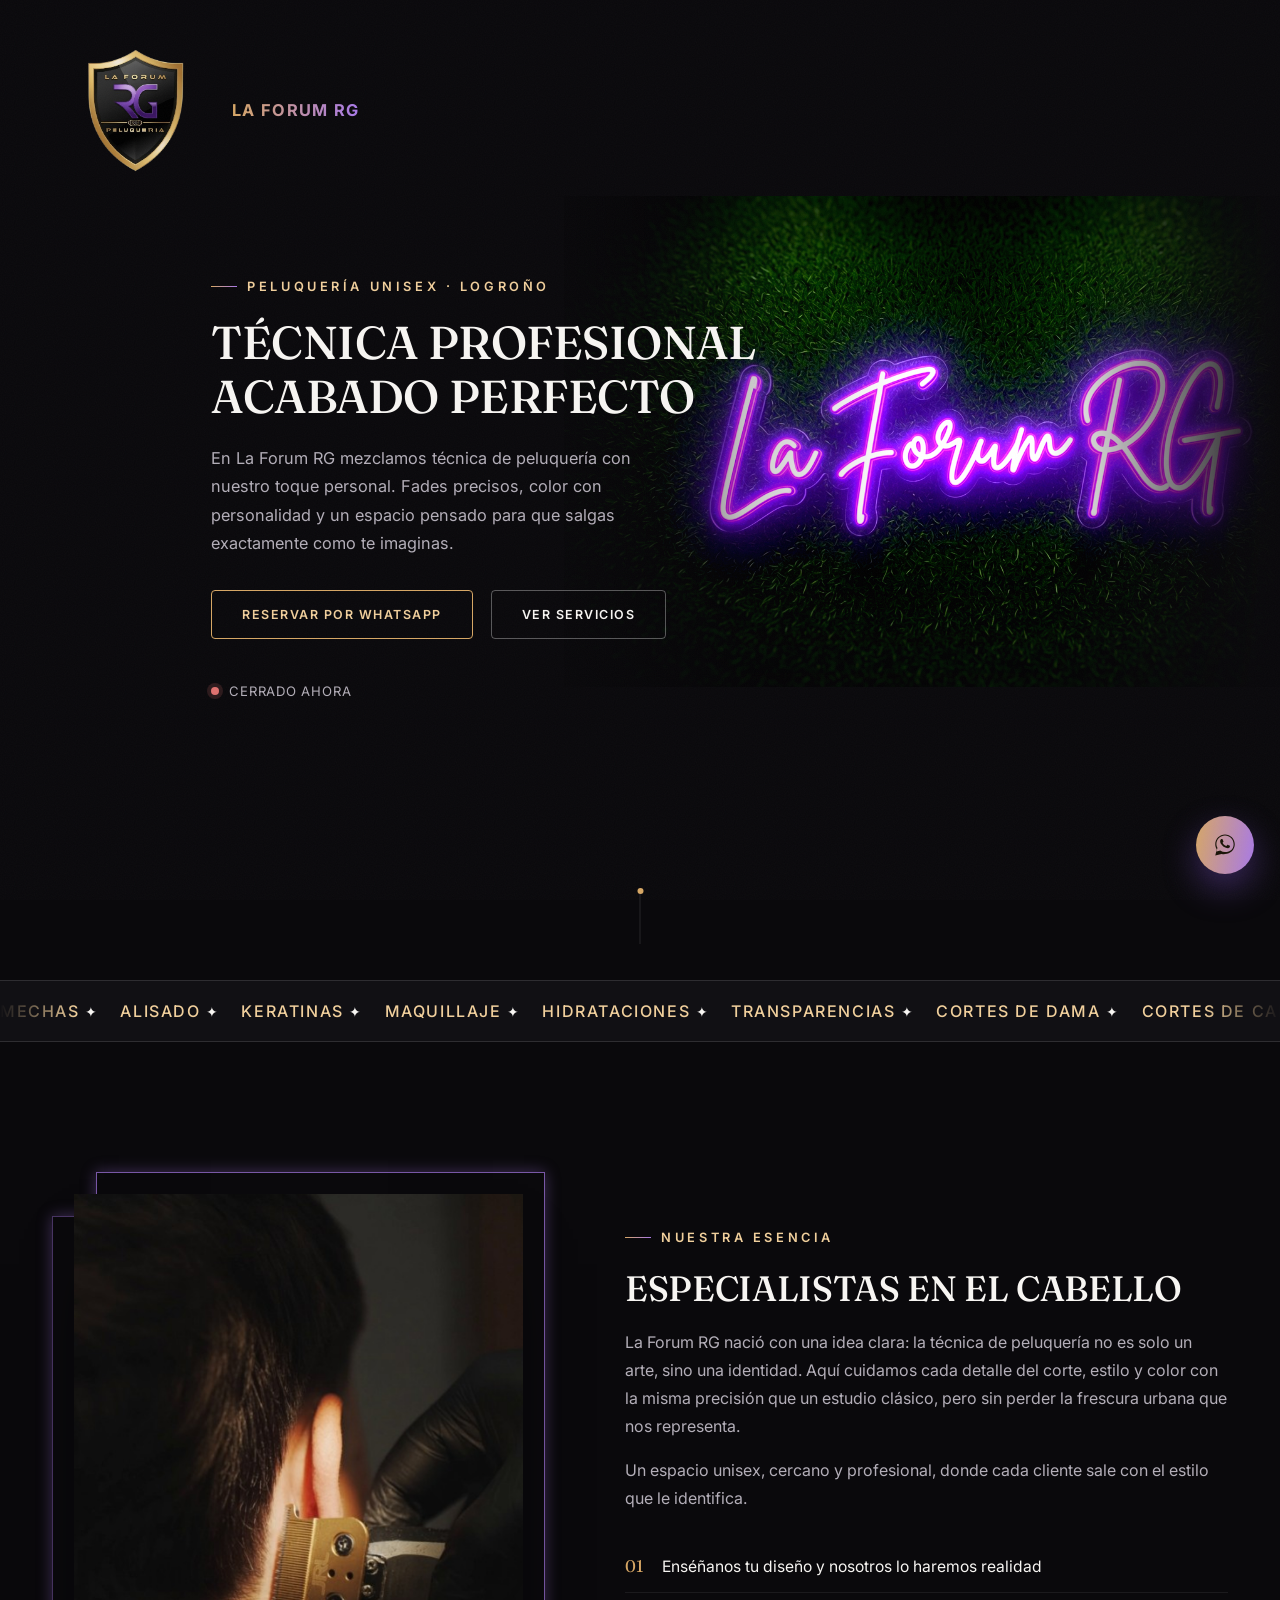
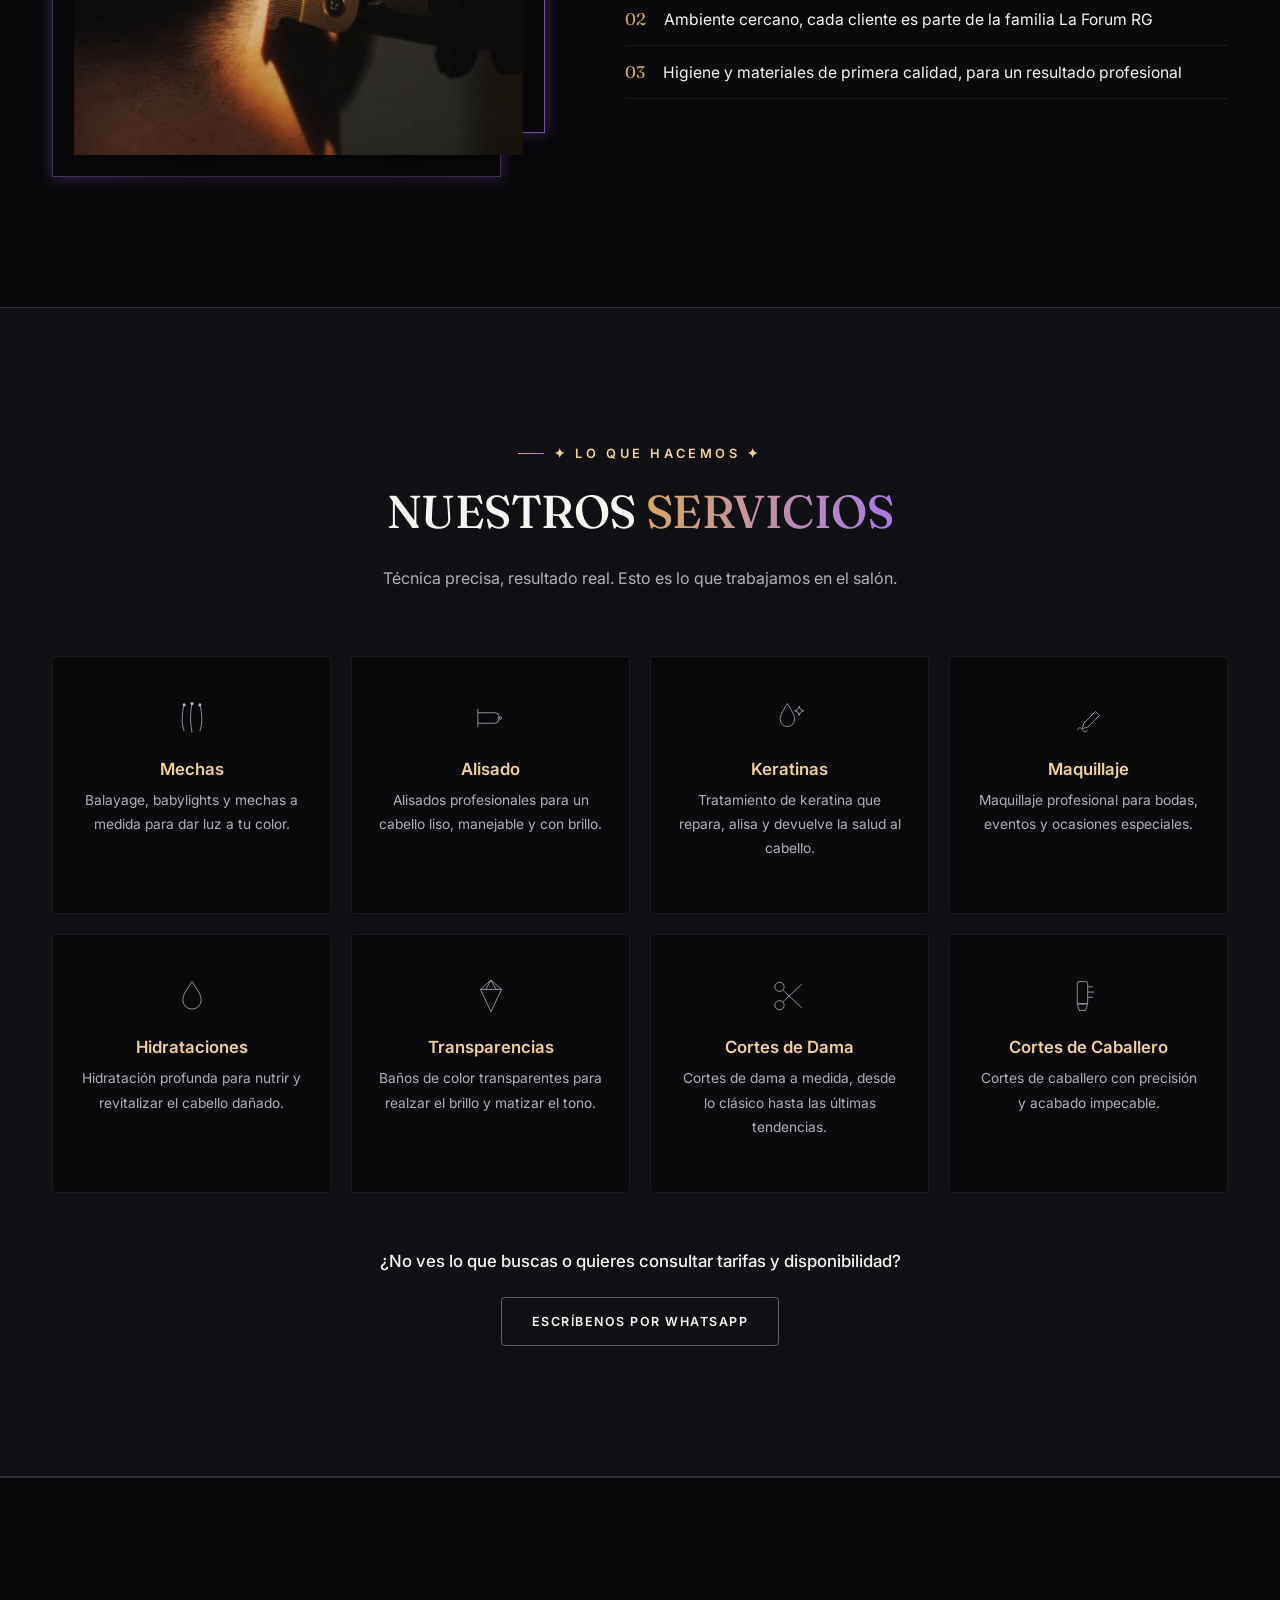
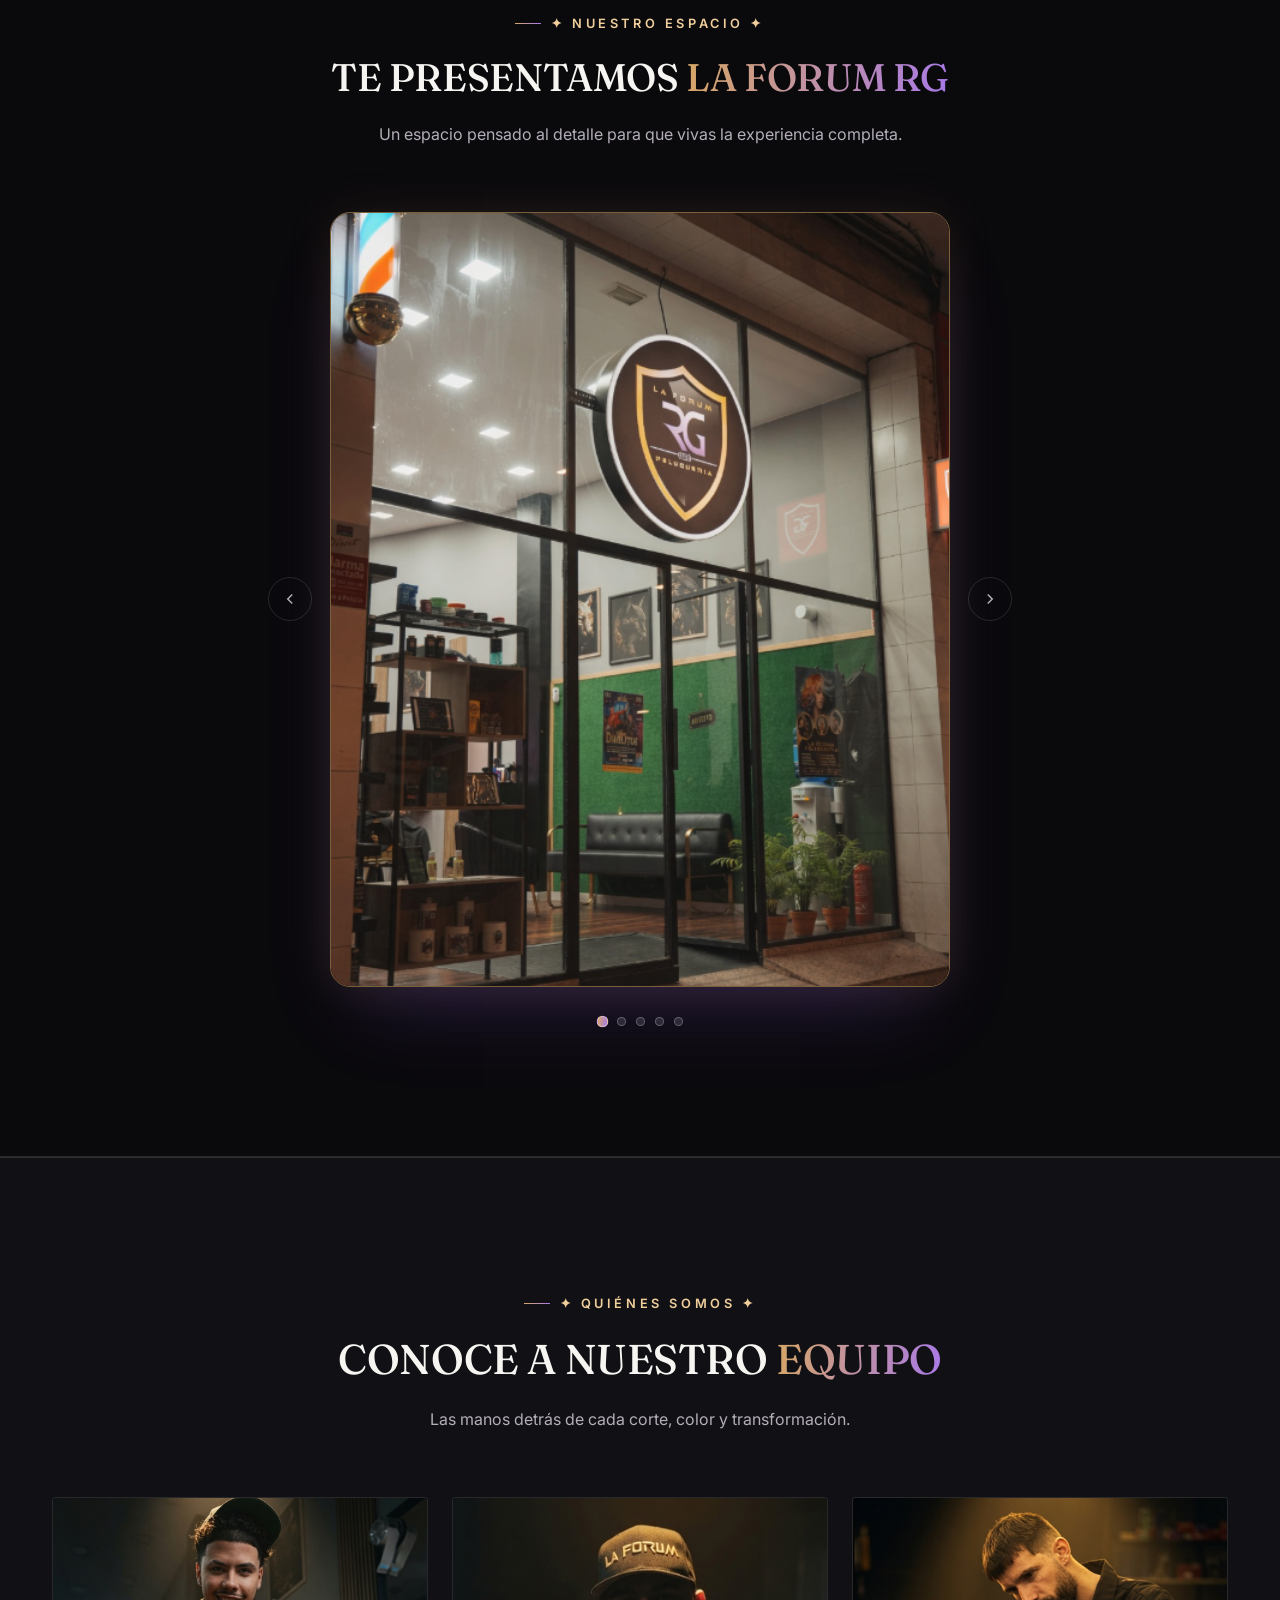
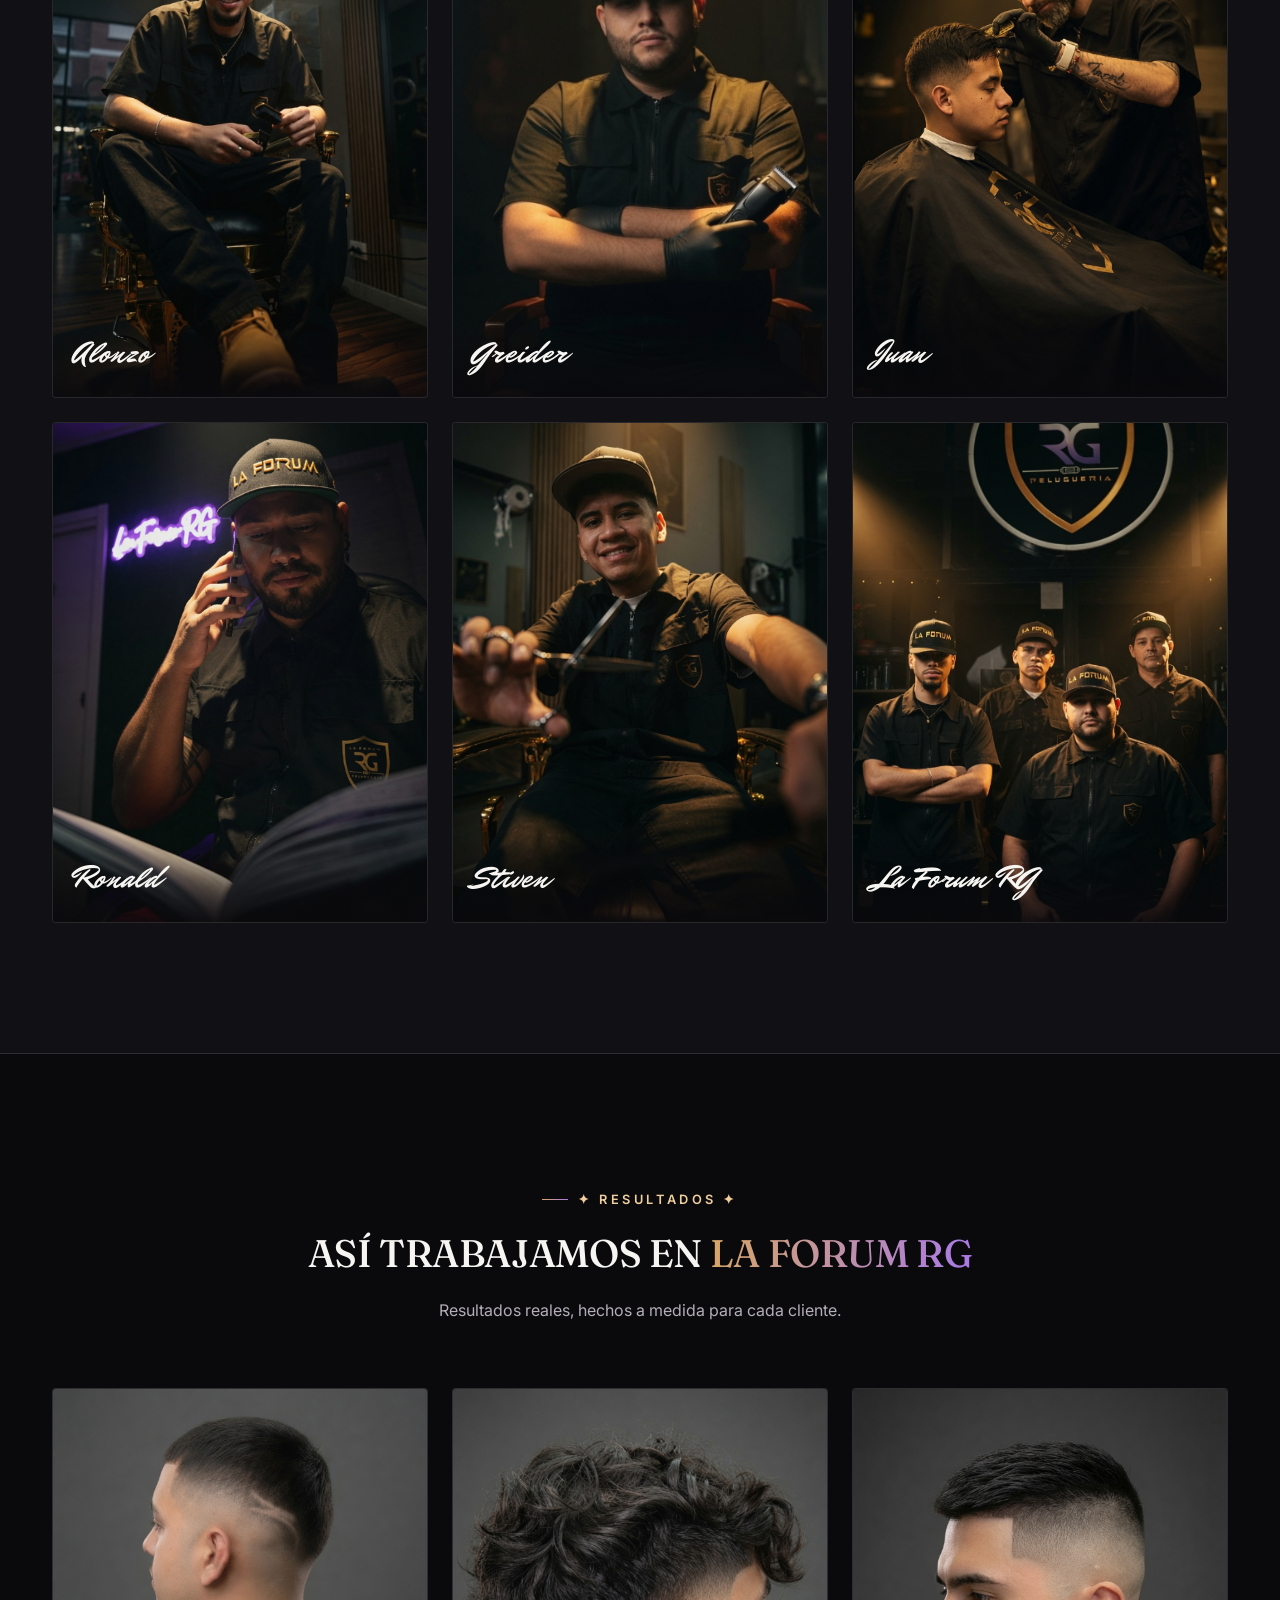
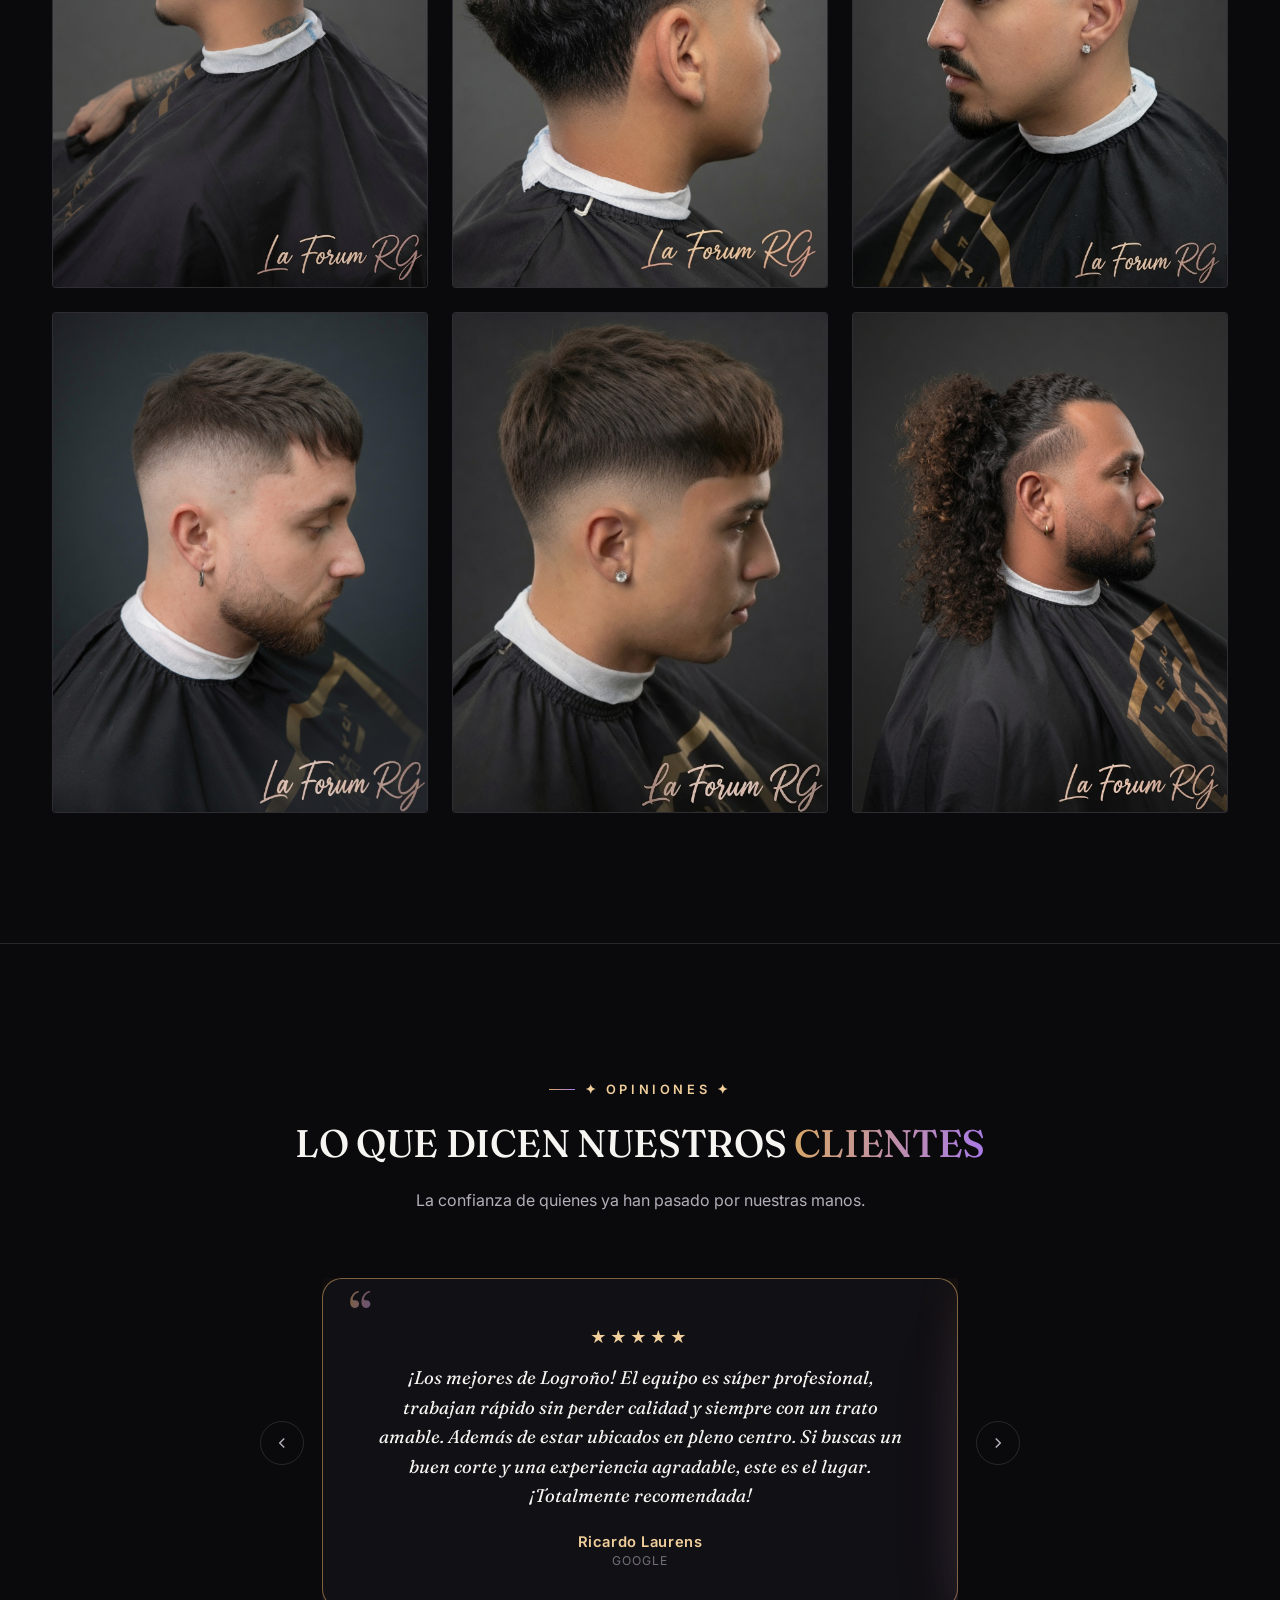
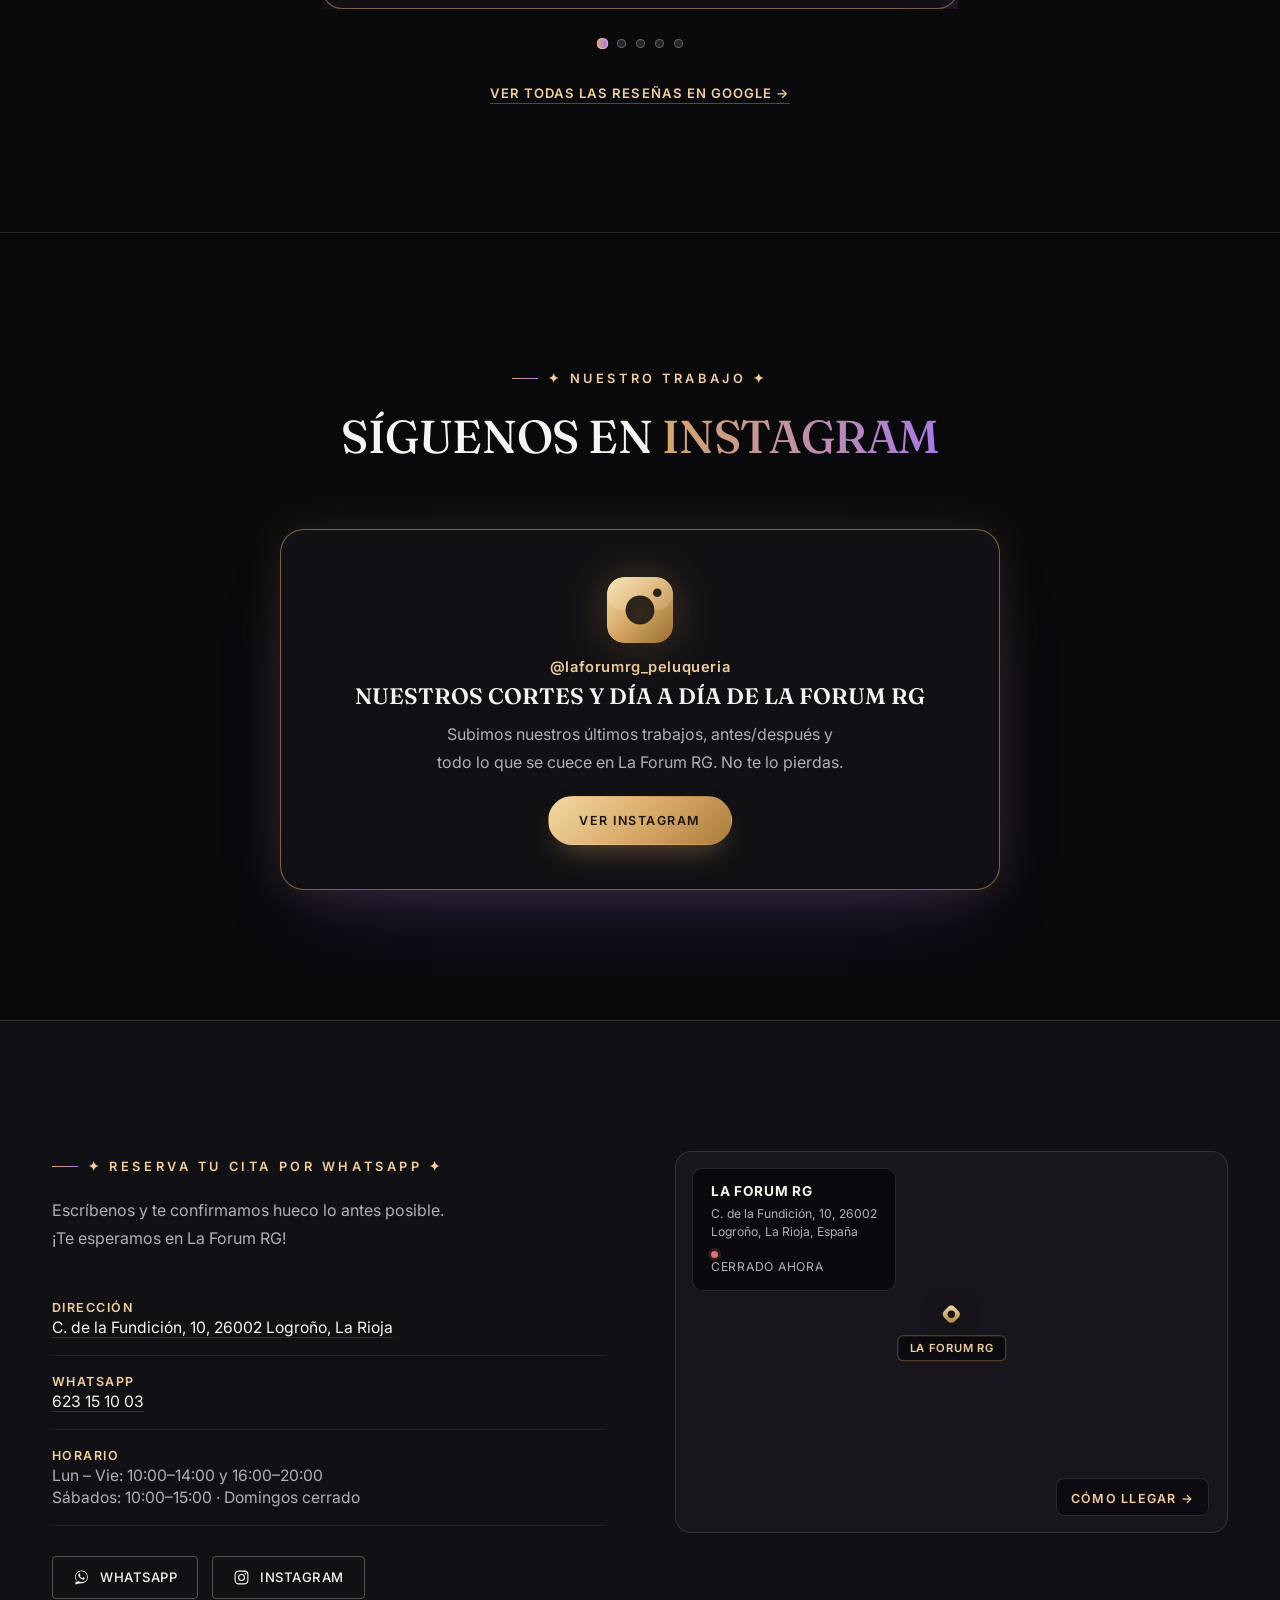
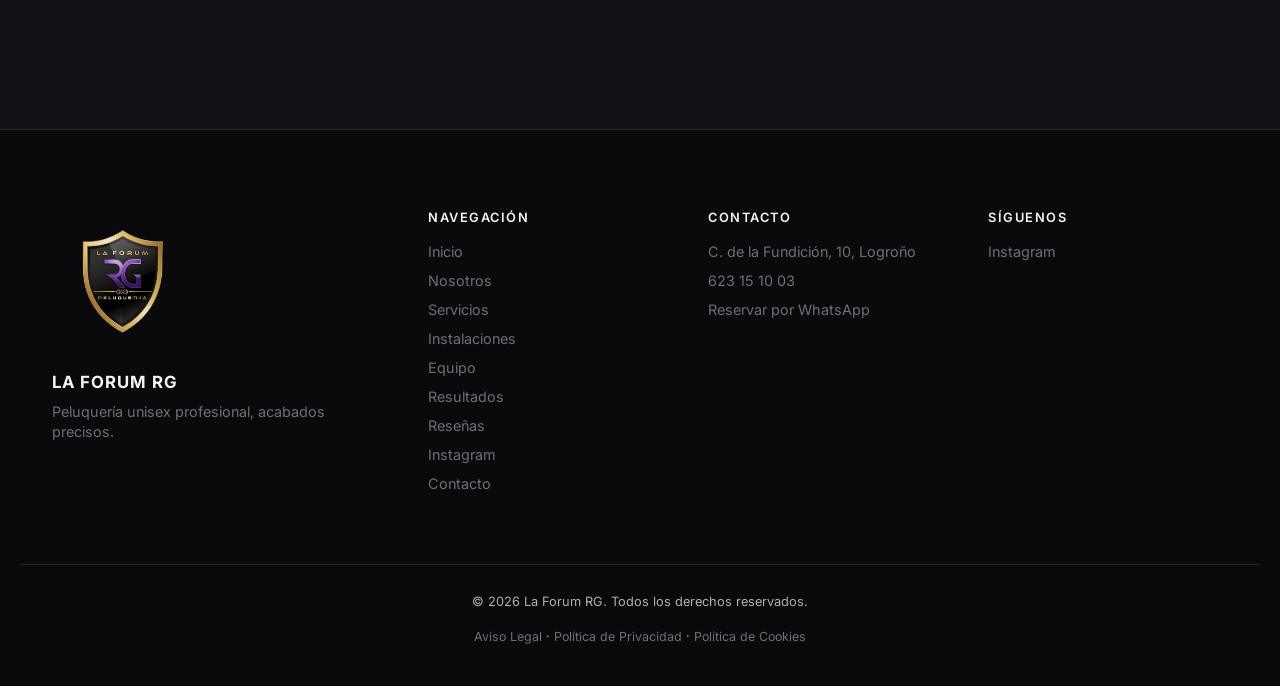
<file: index.html>
<!DOCTYPE html>
<html lang="es">
<head>
<meta charset="UTF-8">
<meta name="viewport" content="width=device-width, initial-scale=1.0">
<title>La Forum RG | Peluquería Urbana en Logroño</title>
<meta name="description" content="La Forum RG — peluquería urbana unisex en Logroño. Cortes de dama y caballero, mechas, alisados, keratinas y tratamientos con actitud de calle. Reserva tu cita por WhatsApp.">
<link rel="icon" type="image/jpeg" href="assets/logo.jpg">

<link rel="preconnect" href="https://fonts.googleapis.com">
<link rel="preconnect" href="https://fonts.gstatic.com" crossorigin>
<link href="https://fonts.googleapis.com/css2?family=Fraunces:opsz,wght@9..144,400;9..144,500;9..144,600&family=Inter:wght@300;400;500;600;700&family=Mr+Dafoe&display=swap" rel="stylesheet">

<link rel="stylesheet" href="css/style.css">
</head>
<body>

<div class="grain"></div>

<div id="preloader">
  <img src="assets/logopng.png" alt="La Forum RG" class="preloader-logo">
</div>

<!-- ===================== HEADER ===================== -->
<header class="site-header" id="siteHeader">
  <div class="container header-inner">
    <a href="#inicio" class="brand">
      <img src="assets/logopng.png" alt="La Forum RG logo" class="brand-logo">
      <span class="brand-text">La Forum RG</span>
    </a>

    <nav class="main-nav" id="mainNav">
      <ul>
        <li><a href="#inicio" class="nav-link active">Inicio</a></li>
        <li><a href="#nosotros" class="nav-link">Nosotros</a></li>
        <li><a href="#servicios" class="nav-link">Servicios</a></li>
        <li><a href="#instalaciones" class="nav-link">Instalaciones</a></li>
        <li><a href="#equipo" class="nav-link">Equipo</a></li>
        <li><a href="#resultados" class="nav-link">Resultados</a></li>
        <li><a href="#resenas" class="nav-link">Reseñas</a></li>
        <li><a href="#instagram" class="nav-link">Instagram</a></li>
        <li><a href="#contacto" class="nav-link">Contacto</a></li>
      </ul>
      <a href="https://wa.me/34623151003?text=Hola%2C%20quiero%20reservar%20una%20cita%20en%20La%20Forum%20RG" target="_blank" rel="noopener" class="btn btn-solid nav-cta">Reservar</a>
    </nav>

    <button class="nav-toggle" id="navToggle" aria-label="Abrir menú" aria-expanded="false">
      <span></span><span></span><span></span>
    </button>
  </div>
</header>

<main>

  <!-- ===================== HERO ===================== -->
  <section class="hero" id="inicio">
    <div class="hero-bg"></div>
    <div class="hero-scrim"></div>
    <div class="container hero-inner">
      <div class="hero-text" data-reveal>
        <span class="overline">Peluquería Unisex · Logroño</span>
        <div class="hero-neon-mobile"></div>
        <h1>Técnica profesional<br>Acabado perfecto</h1>
        <p class="hero-lead">
          En La Forum RG mezclamos técnica de peluquería con nuestro toque personal.
          Fades precisos, color con personalidad y un espacio pensado para que salgas
          exactamente como te imaginas.
        </p>
        <div class="hero-actions">
          <a href="https://wa.me/34623151003?text=Hola%2C%20quiero%20reservar%20una%20cita%20en%20La%20Forum%20RG" target="_blank" rel="noopener" class="btn btn-outline-accent">Reservar por WhatsApp</a>
          <a href="#servicios" class="btn btn-outline">Ver Servicios</a>
        </div>
        <div class="hero-status" id="heroStatus">
          <span class="dot"></span>
          <span class="status-text">Comprobando horario…</span>
        </div>
      </div>
    </div>

    <a href="#nosotros" class="scroll-cue" aria-label="Desplázate hacia abajo">
      <span></span>
    </a>
  </section>

  <!-- ===================== MARQUEE STRIP ===================== -->
  <div class="marquee">
    <div class="marquee-track">
      <span>Mechas <em>✦</em> Alisado <em>✦</em> Keratinas <em>✦</em> Maquillaje <em>✦</em> Hidrataciones <em>✦</em> Transparencias <em>✦</em> Cortes de Dama <em>✦</em> Cortes de Caballero <em>✦</em>
      Mechas <em>✦</em> Alisado <em>✦</em> Keratinas <em>✦</em> Maquillaje <em>✦</em> Hidrataciones <em>✦</em> Transparencias <em>✦</em> Cortes de Dama <em>✦</em> Cortes de Caballero <em>✦</em>
      Mechas <em>✦</em> Alisado <em>✦</em> Keratinas <em>✦</em> Maquillaje <em>✦</em> Hidrataciones <em>✦</em> Transparencias <em>✦</em> Cortes de Dama <em>✦</em> Cortes de Caballero <em>✦</em>
      Mechas <em>✦</em> Alisado <em>✦</em> Keratinas <em>✦</em> Maquillaje <em>✦</em> Hidrataciones <em>✦</em> Transparencias <em>✦</em> Cortes de Dama <em>✦</em> Cortes de Caballero <em>✦</em></span>
    </div>
  </div>

  <!-- ===================== SOBRE NOSOTROS ===================== -->
  <section class="about" id="nosotros">
    <div class="container">
      <div class="about-inner">
        <div class="about-visual" data-reveal>
          <div class="about-frame">
            <img src="assets/corte-pelo.jpg" alt="Corte de pelo profesional en La Forum RG">
          </div>
        </div>

        <div class="about-content" data-reveal>
          <span class="overline">Nuestra Esencia</span>
          <h2>Especialistas en el cabello</h2>
          <p>
            La Forum RG nació con una idea clara: la técnica de peluquería no es solo un
            arte, sino una identidad. Aquí cuidamos cada detalle del corte, estilo y
            color con la misma precisión que un estudio clásico, pero sin perder la
            frescura urbana que nos representa.
          </p>
          <p>
            Un espacio unisex, cercano y profesional, donde cada cliente sale con el
            estilo que le identifica.
          </p>

          <ul class="about-list">
            <li><span>01</span> Enséñanos tu diseño y nosotros lo haremos realidad</li>
            <li><span>02</span> Ambiente cercano, cada cliente es parte de la familia La Forum RG</li>
            <li><span>03</span> Higiene y materiales de primera calidad, para un resultado profesional</li>
          </ul>
        </div>
      </div>
    </div>
  </section>

  <!-- ===================== SERVICIOS ===================== -->
  <section class="services" id="servicios">
    <div class="container">
      <div class="section-head" data-reveal>
        <span class="overline">✦ Lo Que Hacemos ✦</span>
        <h2>Nuestros <em>Servicios</em></h2>
        <p class="section-sub">Técnica precisa, resultado real. Esto es lo que trabajamos en el salón.</p>
      </div>

      <div class="services-grid">
        <article class="service-card" data-reveal>
          <div class="service-icon">
            <svg viewBox="0 0 64 64" fill="none" stroke="currentColor" stroke-width="1.2">
              <path d="M20 12c-4 14-4 28 0 40M32 10c-3 15-3 29 0 44M44 12c4 14 4 28 0 40"/>
              <circle cx="20" cy="12" r="2.4" fill="currentColor" stroke="none"/>
              <circle cx="32" cy="10" r="2.4" fill="currentColor" stroke="none"/>
              <circle cx="44" cy="12" r="2.4" fill="currentColor" stroke="none"/>
            </svg>
          </div>
          <h3>Mechas</h3>
          <p>Balayage, babylights y mechas a medida para dar luz a tu color.</p>
</article>

        <article class="service-card" data-reveal>
          <div class="service-icon">
            <svg viewBox="0 0 64 64" fill="none" stroke="currentColor" stroke-width="1.2">
              <path d="M12 24h26a6 6 0 0 1 6 6v4a6 6 0 0 1-6 6H12"/>
              <path d="M12 18v28"/>
              <circle cx="46" cy="32" r="2"/>
            </svg>
          </div>
          <h3>Alisado</h3>
          <p>Alisados profesionales para un cabello liso, manejable y con brillo.</p>
</article>

        <article class="service-card" data-reveal>
          <div class="service-icon">
            <svg viewBox="0 0 64 64" fill="none" stroke="currentColor" stroke-width="1.2">
              <path d="M28 10c6 10 11 17 11 24a11 11 0 0 1-22 0c0-7 5-14 11-24Z"/>
              <path d="M46 14l2 5 5 2-5 2-2 5-2-5-5-2 5-2Z"/>
            </svg>
          </div>
          <h3>Keratinas</h3>
          <p>Tratamiento de keratina que repara, alisa y devuelve la salud al cabello.</p>
</article>

        <article class="service-card" data-reveal>
          <div class="service-icon">
            <svg viewBox="0 0 64 64" fill="none" stroke="currentColor" stroke-width="1.2">
              <path d="M24 40l18-18 6 6-18 18-8 2 2-8Z"/>
              <path d="M14 50c2-4 6-4 8 0s6 4 8 0"/>
            </svg>
          </div>
          <h3>Maquillaje</h3>
          <p>Maquillaje profesional para bodas, eventos y ocasiones especiales.</p>
</article>

        <article class="service-card" data-reveal>
          <div class="service-icon">
            <svg viewBox="0 0 64 64" fill="none" stroke="currentColor" stroke-width="1.2">
              <path d="M32 10c8 12 14 20 14 28a14 14 0 0 1-28 0c0-8 6-16 14-28Z"/>
            </svg>
          </div>
          <h3>Hidrataciones</h3>
          <p>Hidratación profunda para nutrir y revitalizar el cabello dañado.</p>
</article>

        <article class="service-card" data-reveal>
          <div class="service-icon">
            <svg viewBox="0 0 64 64" fill="none" stroke="currentColor" stroke-width="1.2">
              <path d="M32 8l16 14-16 34-16-34Z"/>
              <path d="M16 22h32"/>
              <path d="M24 22L32 8l8 14"/>
            </svg>
          </div>
          <h3>Transparencias</h3>
          <p>Baños de color transparentes para realzar el brillo y matizar el tono.</p>
</article>

        <article class="service-card" data-reveal>
          <div class="service-icon">
            <svg viewBox="0 0 64 64" fill="none" stroke="currentColor" stroke-width="1.2">
              <circle cx="16" cy="46" r="7"/>
              <circle cx="16" cy="18" r="7"/>
              <path d="M21 23L50 50M21 41L50 14"/>
            </svg>
          </div>
          <h3>Cortes de Dama</h3>
          <p>Cortes de dama a medida, desde lo clásico hasta las últimas tendencias.</p>
</article>

        <article class="service-card" data-reveal>
          <div class="service-icon">
            <svg viewBox="0 0 64 64" fill="none" stroke="currentColor" stroke-width="1.2">
              <rect x="14" y="10" width="16" height="34" rx="3"/>
              <path d="M14 44h16l-3 10H17l-3-10Z"/>
              <path d="M30 18h8M30 26h10M30 34h8"/>
            </svg>
          </div>
          <h3>Cortes de Caballero</h3>
          <p>Cortes de caballero con precisión y acabado impecable.</p>
</article>
      </div>

      <div class="services-cta" data-reveal>
        <p>¿No ves lo que buscas o quieres consultar tarifas y disponibilidad?</p>
        <a href="https://wa.me/34623151003?text=Hola%2C%20me%20gustar%C3%ADa%20consultar%20disponibilidad%20y%20tarifas" target="_blank" rel="noopener" class="btn btn-outline">Escríbenos por WhatsApp</a>
      </div>
    </div>
  </section>

  <!-- ===================== TE PRESENTAMOS ===================== -->
  <section class="venue" id="instalaciones">
    <div class="container">
      <div class="section-head" data-reveal>
        <span class="overline">✦ Nuestro Espacio ✦</span>
        <h2>Te Presentamos <em>La Forum RG</em></h2>
        <p class="section-sub">Un espacio pensado al detalle para que vivas la experiencia completa.</p>
      </div>

      <div class="venue-carousel" data-reveal>
        <button type="button" class="venue-arrow venue-arrow--prev" id="venuePrev" aria-label="Imagen anterior">
          <svg viewBox="0 0 24 24" fill="none" stroke="currentColor" stroke-width="2"><path d="M15 6l-6 6 6 6"/></svg>
        </button>

        <div class="venue-viewport">
          <div class="venue-track" id="venueTrack">
            <figure class="venue-slide">
              <img src="assets/Sitio4.png" alt="Entrada de La Forum RG" loading="lazy">
            </figure>
            <figure class="venue-slide">
              <img src="assets/sitio5.png" alt="Vista general del salón de La Forum RG" loading="lazy">
            </figure>
            <figure class="venue-slide">
              <img src="assets/Sitio3.png" alt="Puestos de trabajo de La Forum RG" loading="lazy">
            </figure>
            <figure class="venue-slide">
              <img src="assets/Sitio1.png" alt="Interior de La Forum RG" loading="lazy">
            </figure>
            <figure class="venue-slide">
              <img src="assets/Sitio 2.png" alt="Zona de espera de La Forum RG" loading="lazy">
            </figure>
          </div>
        </div>

        <button type="button" class="venue-arrow venue-arrow--next" id="venueNext" aria-label="Siguiente imagen">
          <svg viewBox="0 0 24 24" fill="none" stroke="currentColor" stroke-width="2"><path d="M9 6l6 6-6 6"/></svg>
        </button>
      </div>

      <div class="venue-dots" id="venueDots"></div>
    </div>
  </section>

  <!-- ===================== EQUIPO ===================== -->
  <section class="team" id="equipo">
    <div class="container">
      <div class="section-head" data-reveal>
        <span class="overline">✦ Quiénes Somos ✦</span>
        <h2>Conoce a Nuestro <em>Equipo</em></h2>
        <p class="section-sub">Las manos detrás de cada corte, color y transformación.</p>
      </div>

      <div class="team-grid">
        <div class="team-card" data-reveal>
          <img src="assets/Alonzo.png" alt="Alonzo, del equipo de La Forum RG" loading="lazy">
          <span class="team-name"><span>Alonzo</span></span>
        </div>
        <div class="team-card" data-reveal>
          <img src="assets/Greider.png" alt="Greider, del equipo de La Forum RG" loading="lazy">
          <span class="team-name"><span>Greider</span></span>
        </div>
        <div class="team-card" data-reveal>
          <img src="assets/Juan.png" alt="Juan, del equipo de La Forum RG" loading="lazy">
          <span class="team-name"><span>Juan</span></span>
        </div>
        <div class="team-card" data-reveal>
          <img src="assets/Ronald.png" alt="Ronald, del equipo de La Forum RG" loading="lazy">
          <span class="team-name"><span>Ronald</span></span>
        </div>
        <div class="team-card" data-reveal>
          <img src="assets/Stiven.png" alt="Stiven, del equipo de La Forum RG" loading="lazy">
          <span class="team-name"><span>Stiven</span></span>
        </div>
        <div class="team-card" data-reveal>
          <img src="assets/Equipo.png" alt="El equipo completo de La Forum RG" loading="lazy">
          <span class="team-name"><span>La Forum RG</span></span>
        </div>
      </div>
    </div>
  </section>

  <!-- ===================== ASÍ TRABAJAMOS ===================== -->
  <section class="gallery" id="resultados">
    <div class="container">
      <div class="section-head" data-reveal>
        <span class="overline">✦ Resultados ✦</span>
        <h2>Así Trabajamos en <em>La Forum RG</em></h2>
        <p class="section-sub">Resultados reales, hechos a medida para cada cliente.</p>
      </div>

      <div class="gallery-grid">
        <figure class="gallery-card" data-reveal>
          <img src="assets/Resultado 1.png" alt="Corte realizado en La Forum RG" loading="lazy">
        </figure>
        <figure class="gallery-card" data-reveal>
          <img src="assets/Resultado 2.png" alt="Corte realizado en La Forum RG" loading="lazy">
        </figure>
        <figure class="gallery-card" data-reveal>
          <img src="assets/Resultado3.png" alt="Corte realizado en La Forum RG" loading="lazy">
        </figure>
        <figure class="gallery-card" data-reveal>
          <img src="assets/Resultado 4.png" alt="Corte realizado en La Forum RG" loading="lazy">
        </figure>
        <figure class="gallery-card" data-reveal>
          <img src="assets/Resultado 5.png" alt="Corte realizado en La Forum RG" loading="lazy">
        </figure>
        <figure class="gallery-card" data-reveal>
          <img src="assets/Resultado 6.png" alt="Corte realizado en La Forum RG" loading="lazy">
        </figure>
      </div>
    </div>
  </section>

  <!-- ===================== RESEÑAS ===================== -->
  <section class="reviews" id="resenas">
    <div class="container">
      <div class="section-head" data-reveal>
        <span class="overline">✦ Opiniones ✦</span>
        <h2>Lo Que Dicen Nuestros <em>Clientes</em></h2>
        <p class="section-sub">La confianza de quienes ya han pasado por nuestras manos.</p>
      </div>

      <div class="reviews-carousel" data-reveal>
        <button type="button" class="reviews-arrow reviews-arrow--prev" id="reviewsPrev" aria-label="Reseña anterior">
          <svg viewBox="0 0 24 24" fill="none" stroke="currentColor" stroke-width="2"><path d="M15 6l-6 6 6 6"/></svg>
        </button>

        <div class="reviews-viewport">
          <div class="reviews-track" id="reviewsTrack">
            <article class="review-card">
              <span class="review-quote">&ldquo;</span>
              <div class="review-stars" aria-label="5 de 5 estrellas">★★★★★</div>
              <p class="review-text">¡Los mejores de Logroño! El equipo es súper profesional, trabajan rápido sin perder calidad y siempre con un trato amable. Además de estar ubicados en pleno centro. Si buscas un buen corte y una experiencia agradable, este es el lugar. ¡Totalmente recomendada!</p>
              <div class="review-author">
                <span class="review-name">Ricardo Laurens</span>
                <span class="review-source">Google</span>
              </div>
            </article>
            <article class="review-card">
              <span class="review-quote">&ldquo;</span>
              <div class="review-stars" aria-label="5 de 5 estrellas">★★★★★</div>
              <p class="review-text">Tengo varios meses contándome el cabello con ellos y en ninguna de mis visitas ha defraudado sino que he salido más satisfecho de lo esperado. Sin duda una peluquería 100% confiable que la recomiendo para cualquier tipo de corte.</p>
              <div class="review-author">
                <span class="review-name">Raúl Esparza</span>
                <span class="review-source">Google</span>
              </div>
            </article>
            <article class="review-card">
              <span class="review-quote">&ldquo;</span>
              <div class="review-stars" aria-label="5 de 5 estrellas">★★★★★</div>
              <p class="review-text">Salgo bastante satisfecho de aquí, te dejan el corte perfecto, justo como lo quieres. Te tratan tan bien que parece que estás en casa. Además, está bastante bien ubicado, así que no hay excusa para no ir. Si quieres salir de 10 después de tu corte, este es el lugar.</p>
              <div class="review-author">
                <span class="review-name">Gonzalo Menéndez</span>
                <span class="review-source">Google</span>
              </div>
            </article>
            <article class="review-card">
              <span class="review-quote">&ldquo;</span>
              <div class="review-stars" aria-label="5 de 5 estrellas">★★★★★</div>
              <p class="review-text">Un trato excepcional y una profesionalidad increíble. Merece la pena acudir a cortarse a esta peluquería. Me cortó Steven y salí muy encantado con el corte.</p>
              <div class="review-author">
                <span class="review-name">Raúl Marín</span>
                <span class="review-source">Google</span>
              </div>
            </article>
            <article class="review-card">
              <span class="review-quote">&ldquo;</span>
              <div class="review-stars" aria-label="5 de 5 estrellas">★★★★★</div>
              <p class="review-text">Si me pidiesen definir esta barbería con 4 palabras sería fácil: profesionalidad, amabilidad, talento y calidad. La mejor barbería de Logroño, muy lejos de la segunda. Profesionales increíbles, trato muy cercano y hogareño, y un trabajo impecable.</p>
              <div class="review-author">
                <span class="review-name">Yeray Cupeiro</span>
                <span class="review-source">Google</span>
              </div>
            </article>
          </div>
        </div>

        <button type="button" class="reviews-arrow reviews-arrow--next" id="reviewsNext" aria-label="Siguiente reseña">
          <svg viewBox="0 0 24 24" fill="none" stroke="currentColor" stroke-width="2"><path d="M9 6l6 6-6 6"/></svg>
        </button>
      </div>

      <div class="reviews-dots" id="reviewsDots"></div>

      <div class="reviews-cta">
        <a href="https://www.google.com/maps/place/LA+FORUM+RG/@42.4629058,-2.4551355,832m/data=!3m2!1e3!4b1!4m6!3m5!1s0xd5aab7f657d8eff:0x167f888aac8e5c73!8m2!3d42.4629019!4d-2.4525606!16s%2Fg%2F11vrffrql3?entry=ttu&g_ep=EgoyMDI2MDcwOC4wIKXMDSoASAFQAw%3D%3D" target="_blank" rel="noopener" class="reviews-link">Ver todas las reseñas en Google →</a>
      </div>
    </div>
  </section>

  <!-- ===================== INSTAGRAM ===================== -->
  <section class="instagram" id="instagram">
    <div class="container">
      <div class="section-head" data-reveal>
        <span class="overline">✦ Nuestro Trabajo ✦</span>
        <h2>Síguenos en <em>Instagram</em></h2>
      </div>

      <div class="insta-card" data-reveal>
        <svg class="insta-icon-gloss" viewBox="0 0 100 100" aria-hidden="true">
          <defs>
            <linearGradient id="igGold" x1="0" y1="0" x2="1" y2="1">
              <stop offset="0%" stop-color="#f7e3ab"/>
              <stop offset="50%" stop-color="#d7a765"/>
              <stop offset="100%" stop-color="#96702f"/>
            </linearGradient>
            <mask id="igMask">
              <rect x="4" y="4" width="92" height="92" rx="24" fill="#fff"/>
              <circle cx="50" cy="50" r="20" fill="#000"/>
              <circle cx="74" cy="26" r="6" fill="#000"/>
            </mask>
          </defs>
          <rect x="4" y="4" width="92" height="92" rx="24" fill="url(#igGold)" mask="url(#igMask)"/>
          <rect x="4" y="4" width="92" height="46" rx="24" fill="#ffffff" opacity="0.16" mask="url(#igMask)"/>
        </svg>
        <span class="insta-handle">@laforumrg_peluqueria</span>
        <h3>Nuestros cortes y día a día de La Forum RG</h3>
        <p>Subimos nuestros últimos trabajos, antes/después y todo lo que se cuece en La Forum RG. No te lo pierdas.</p>
        <a href="https://www.instagram.com/laforumrg_peluqueria/" target="_blank" rel="noopener" class="btn btn-gold">Ver Instagram</a>
      </div>
    </div>
  </section>

  <!-- ===================== CONTACTO / RESERVAS ===================== -->
  <section class="contact" id="contacto">
    <div class="container contact-inner">
      <div class="contact-info" data-reveal>
        <span class="overline">✦ Reserva tu cita por WhatsApp ✦</span>
        <p>Escríbenos y te confirmamos hueco lo antes posible.<br>¡Te esperamos en La Forum RG!</p>

        <ul class="contact-list">
          <li>
            <strong>Dirección</strong>
            <span><a href="https://www.google.com/maps/place/LA+FORUM+RG/@42.4629058,-2.4551355,832m/data=!3m2!1e3!4b1!4m6!3m5!1s0xd5aab7f657d8eff:0x167f888aac8e5c73!8m2!3d42.4629019!4d-2.4525606!16s%2Fg%2F11vrffrql3?entry=ttu&amp;g_ep=EgoyMDI2MDcwOC4wIKXMDSoASAFQAw%3D%3D" target="_blank" rel="noopener">C. de la Fundición, 10, 26002 Logroño, La Rioja</a></span>
          </li>
          <li>
            <strong>WhatsApp</strong>
            <span><a href="https://wa.me/34623151003" target="_blank" rel="noopener">623 15 10 03</a></span>
          </li>
          <li>
            <strong>Horario</strong>
            <span>Lun – Vie: 10:00–14:00 y 16:00–20:00</span>
            <span>Sábados: 10:00–15:00 · Domingos cerrado</span>
          </li>
        </ul>

        <div class="social-links">
          <a href="https://wa.me/34623151003?text=Hola%2C%20quiero%20reservar%20una%20cita%20en%20La%20Forum%20RG" target="_blank" rel="noopener" aria-label="WhatsApp">
            <svg class="social-icon" viewBox="0 0 32 32" fill="currentColor"><path d="M16.001 3C9.373 3 4 8.373 4 15c0 2.386.703 4.61 1.912 6.474L4 29l7.727-1.877A11.94 11.94 0 0 0 16 27c6.627 0 12-5.373 12-12S22.628 3 16.001 3Zm.001 21.6c-1.98 0-3.83-.54-5.42-1.48l-.39-.23-4.59 1.11 1.13-4.47-.25-.4A9.55 9.55 0 0 1 5.4 15c0-5.85 4.75-10.6 10.6-10.6S26.6 9.15 26.6 15 22.85 24.6 16.002 24.6Zm5.53-7.9c-.3-.15-1.77-.87-2.05-.97-.27-.1-.47-.15-.67.15-.2.3-.77.97-.94 1.17-.17.2-.35.22-.65.07-.3-.15-1.26-.46-2.4-1.47-.89-.79-1.48-1.77-1.66-2.07-.17-.3-.02-.46.13-.61.14-.14.3-.35.45-.52.15-.17.2-.3.3-.5.1-.2.05-.37-.02-.52-.07-.15-.67-1.62-.92-2.22-.24-.58-.49-.5-.67-.51h-.57c-.2 0-.52.07-.79.37-.27.3-1.04 1.02-1.04 2.48 0 1.46 1.07 2.87 1.22 3.07.15.2 2.1 3.2 5.08 4.49.71.31 1.26.49 1.69.63.71.23 1.36.2 1.87.12.57-.08 1.77-.72 2.02-1.42.25-.7.25-1.3.17-1.42-.07-.13-.27-.2-.57-.35Z"/></svg>
            WhatsApp
          </a>
          <a href="https://www.instagram.com/laforumrg_peluqueria/" target="_blank" rel="noopener" aria-label="Instagram">
            <svg class="social-icon" viewBox="0 0 24 24" fill="none" stroke="currentColor" stroke-width="1.6">
              <rect x="3" y="3" width="18" height="18" rx="5"/>
              <circle cx="12" cy="12" r="4.2"/>
              <circle cx="17.3" cy="6.7" r="1.1" fill="currentColor" stroke="none"/>
            </svg>
            Instagram
          </a>
        </div>
      </div>

      <div class="map-card" data-reveal>
        <div class="map-card-inner">
          <iframe src="https://www.google.com/maps?q=LA+FORUM+RG,42.4629019,-2.4525606&z=17&output=embed" loading="lazy" referrerpolicy="no-referrer-when-downgrade" title="Ubicación de La Forum RG en el mapa"></iframe>

          <div class="map-info">
            <strong>La Forum RG</strong>
            <span>C. de la Fundición, 10, 26002<br>Logroño, La Rioja, España</span>
            <span class="map-status" id="mapStatus">
              <span class="dot"></span>
              <span class="status-text">Comprobando horario…</span>
            </span>
          </div>

          <div class="map-pin">
            <svg viewBox="0 0 28 28" aria-hidden="true">
              <defs>
                <linearGradient id="pinGold" x1="0" y1="0" x2="1" y2="1">
                  <stop offset="0%" stop-color="#f7e3ab"/>
                  <stop offset="100%" stop-color="#a97c3d"/>
                </linearGradient>
              </defs>
              <rect x="6" y="6" width="16" height="16" rx="5" transform="rotate(45 14 14)" fill="url(#pinGold)"/>
              <circle cx="14" cy="14" r="4" fill="#1a1408"/>
            </svg>
            <span class="pin-label">La Forum RG</span>
          </div>

          <a class="map-overlay-link" href="https://www.google.com/maps/place/LA+FORUM+RG/@42.4629058,-2.4551355,832m/data=!3m2!1e3!4b1!4m6!3m5!1s0xd5aab7f657d8eff:0x167f888aac8e5c73!8m2!3d42.4629019!4d-2.4525606!16s%2Fg%2F11vrffrql3?entry=ttu&amp;g_ep=EgoyMDI2MDcwOC4wIKXMDSoASAFQAw%3D%3D" target="_blank" rel="noopener" aria-label="Abrir ubicación en Google Maps"></a>

          <div class="map-caption">
            <span class="map-cta">Cómo llegar →</span>
          </div>
        </div>
      </div>
    </div>
  </section>

</main>

<!-- ===================== FOOTER ===================== -->
<footer class="site-footer">
  <div class="container footer-inner">
    <div class="footer-brand">
      <img src="assets/logopng.png" alt="La Forum RG" class="footer-logo">
      <p>La Forum RG</p>
      <span>Peluquería unisex profesional, acabados precisos.</span>
    </div>

    <div class="footer-links">
      <h4>Navegación</h4>
      <a href="#inicio">Inicio</a>
      <a href="#nosotros">Nosotros</a>
      <a href="#servicios">Servicios</a>
      <a href="#instalaciones">Instalaciones</a>
      <a href="#equipo">Equipo</a>
      <a href="#resultados">Resultados</a>
      <a href="#resenas">Reseñas</a>
      <a href="#instagram">Instagram</a>
      <a href="#contacto">Contacto</a>
    </div>

    <div class="footer-links">
      <h4>Contacto</h4>
      <a href="https://www.google.com/maps/place/LA+FORUM+RG/@42.4629058,-2.4551355,832m/data=!3m2!1e3!4b1!4m6!3m5!1s0xd5aab7f657d8eff:0x167f888aac8e5c73!8m2!3d42.4629019!4d-2.4525606!16s%2Fg%2F11vrffrql3?entry=ttu&amp;g_ep=EgoyMDI2MDcwOC4wIKXMDSoASAFQAw%3D%3D" target="_blank" rel="noopener">C. de la Fundición, 10, Logroño</a>
      <a href="https://wa.me/34623151003" target="_blank" rel="noopener">623 15 10 03</a>
      <a href="https://wa.me/34623151003?text=Hola%2C%20quiero%20reservar%20una%20cita%20en%20La%20Forum%20RG" target="_blank" rel="noopener">Reservar por WhatsApp</a>
    </div>

    <div class="footer-links">
      <h4>Síguenos</h4>
      <a href="https://www.instagram.com/laforumrg_peluqueria/" target="_blank" rel="noopener">Instagram</a>
    </div>
  </div>

  <div class="footer-bottom">
    <p>© <span id="year"></span> La Forum RG. Todos los derechos reservados.</p>
    <p class="legal-links">
      <a href="aviso-legal.html">Aviso Legal</a> ·
      <a href="privacidad.html">Política de Privacidad</a> ·
      <a href="cookies.html">Política de Cookies</a>
    </p>
  </div>
</footer>

<a href="https://wa.me/34623151003?text=Hola%2C%20quiero%20reservar%20una%20cita%20en%20La%20Forum%20RG" target="_blank" rel="noopener" class="floating-cta" aria-label="Reservar por WhatsApp">
  <svg viewBox="0 0 32 32" fill="currentColor"><path d="M16.001 3C9.373 3 4 8.373 4 15c0 2.386.703 4.61 1.912 6.474L4 29l7.727-1.877A11.94 11.94 0 0 0 16 27c6.627 0 12-5.373 12-12S22.628 3 16.001 3Zm.001 21.6c-1.98 0-3.83-.54-5.42-1.48l-.39-.23-4.59 1.11 1.13-4.47-.25-.4A9.55 9.55 0 0 1 5.4 15c0-5.85 4.75-10.6 10.6-10.6S26.6 9.15 26.6 15 22.85 24.6 16.002 24.6Zm5.53-7.9c-.3-.15-1.77-.87-2.05-.97-.27-.1-.47-.15-.67.15-.2.3-.77.97-.94 1.17-.17.2-.35.22-.65.07-.3-.15-1.26-.46-2.4-1.47-.89-.79-1.48-1.77-1.66-2.07-.17-.3-.02-.46.13-.61.14-.14.3-.35.45-.52.15-.17.2-.3.3-.5.1-.2.05-.37-.02-.52-.07-.15-.67-1.62-.92-2.22-.24-.58-.49-.5-.67-.51h-.57c-.2 0-.52.07-.79.37-.27.3-1.04 1.02-1.04 2.48 0 1.46 1.07 2.87 1.22 3.07.15.2 2.1 3.2 5.08 4.49.71.31 1.26.49 1.69.63.71.23 1.36.2 1.87.12.57-.08 1.77-.72 2.02-1.42.25-.7.25-1.3.17-1.42-.07-.13-.27-.2-.57-.35Z"/></svg>
</a>

<script src="js/script.js"></script>
</body>
</html>
</file>
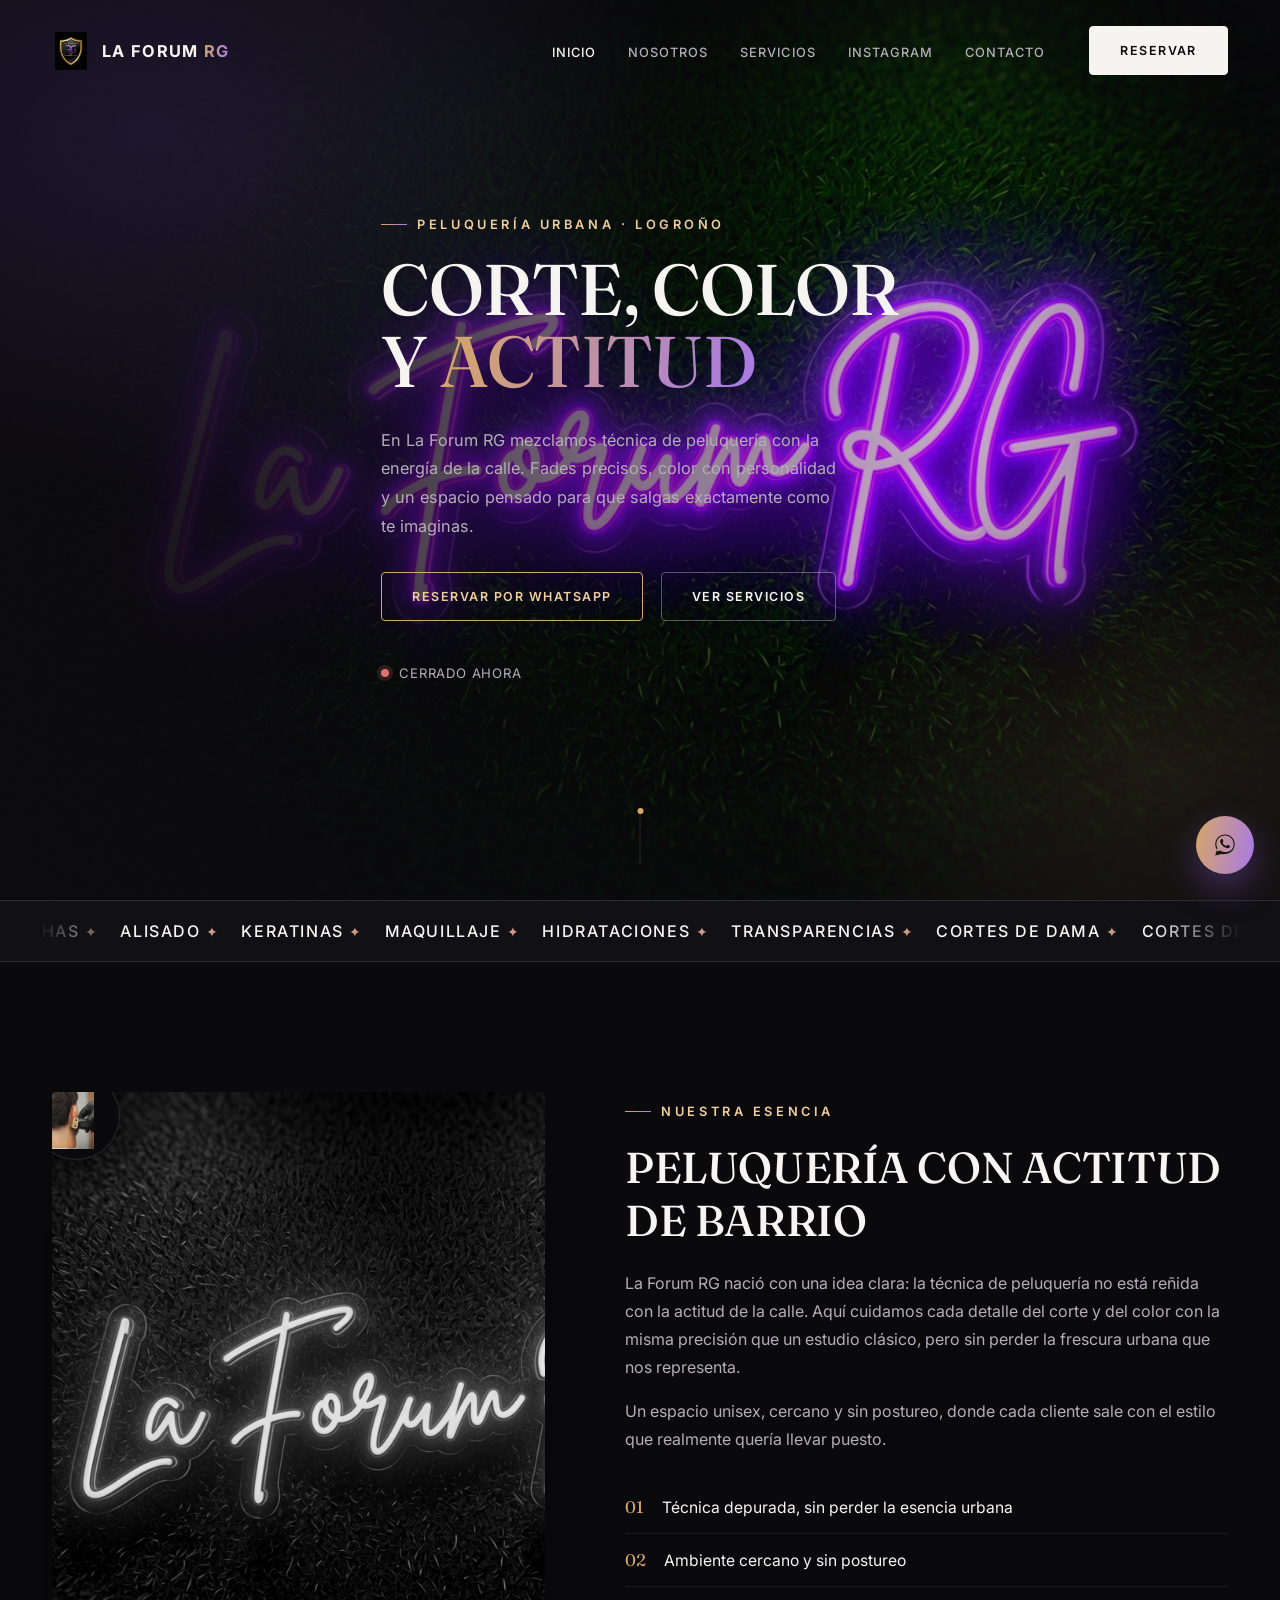
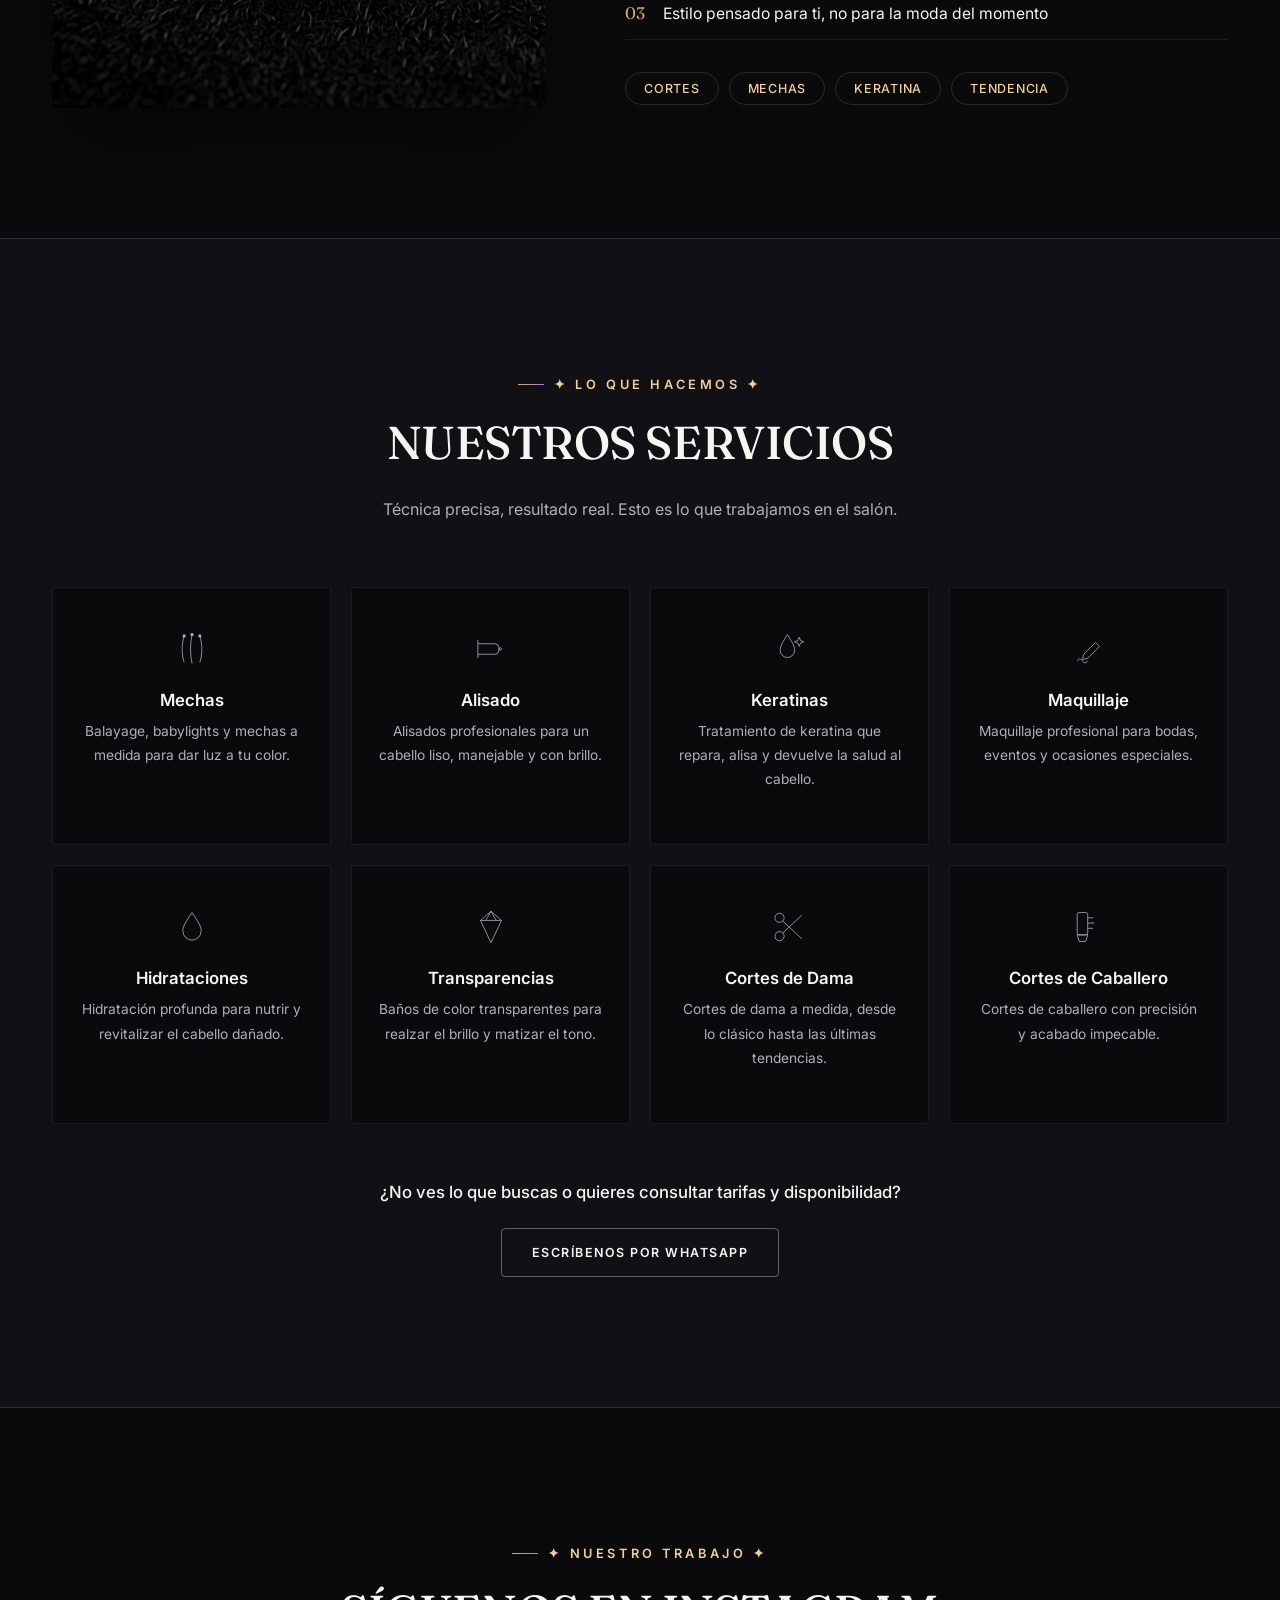
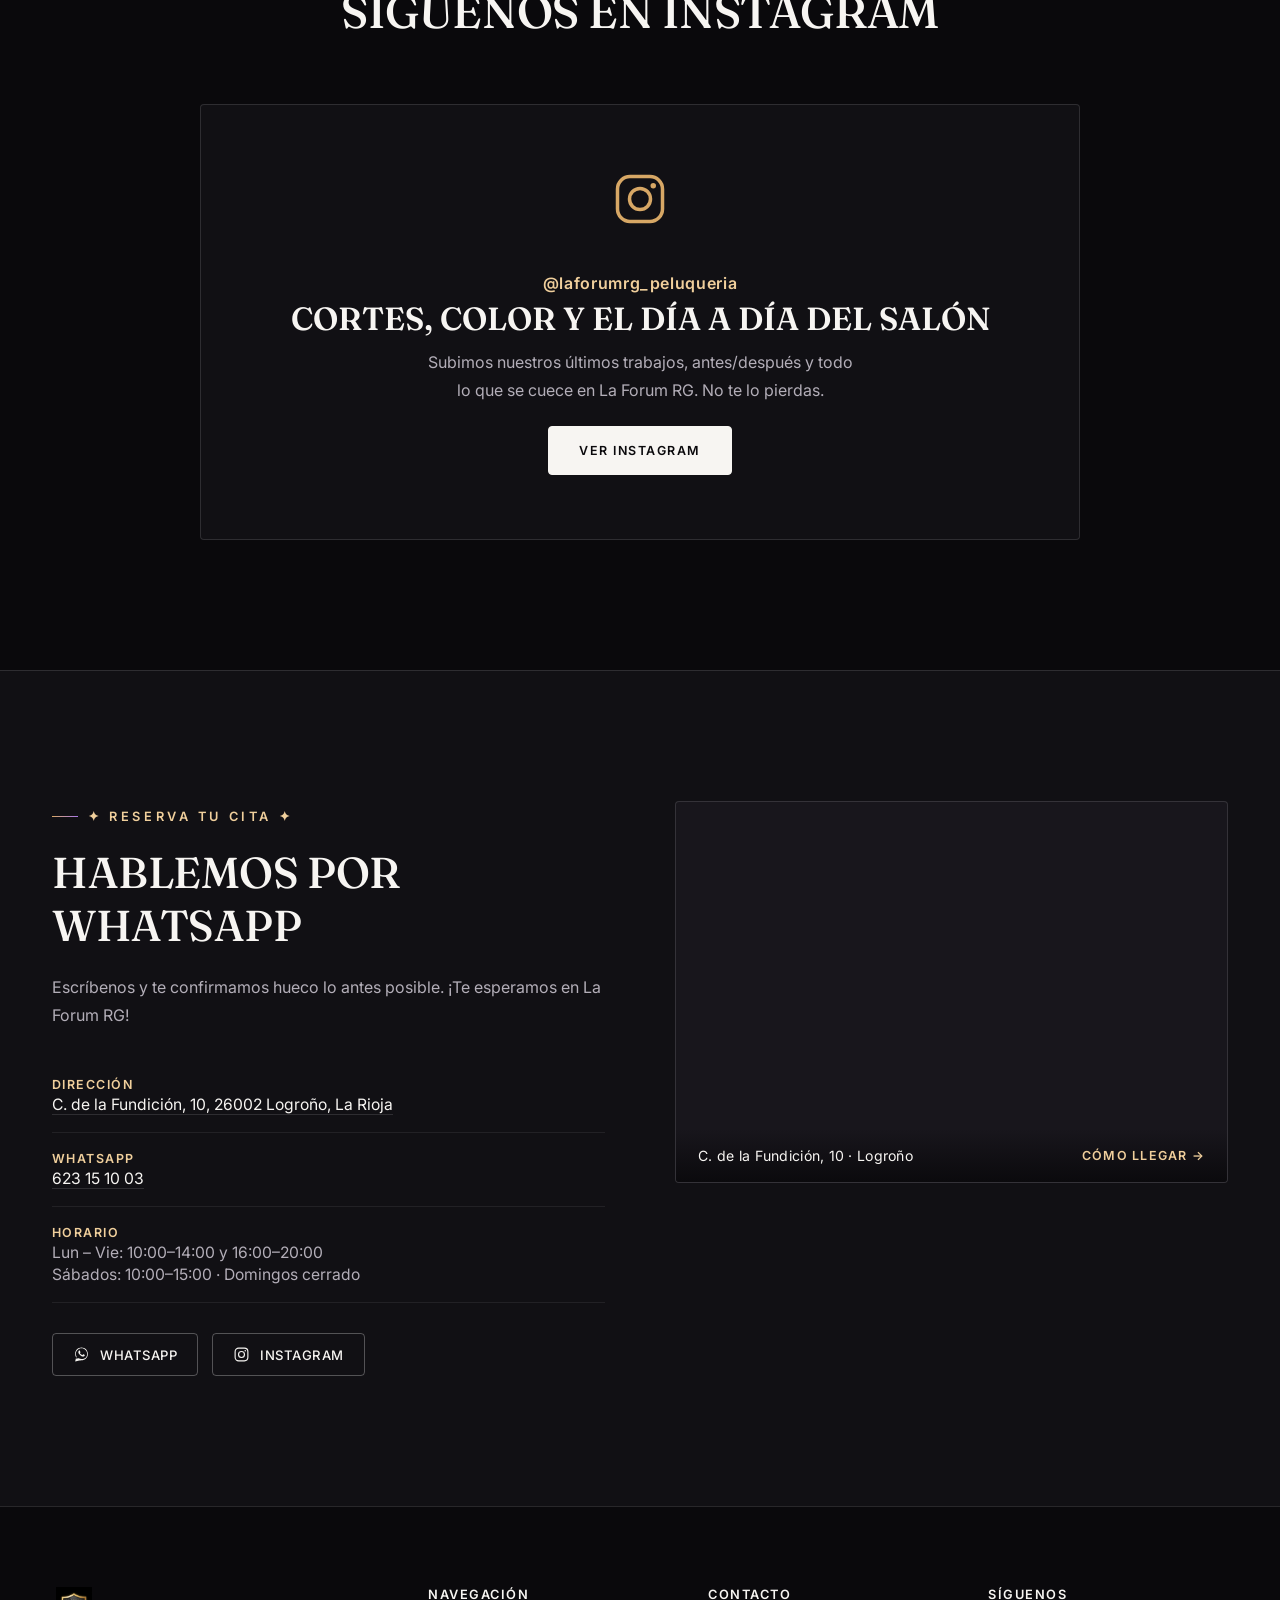
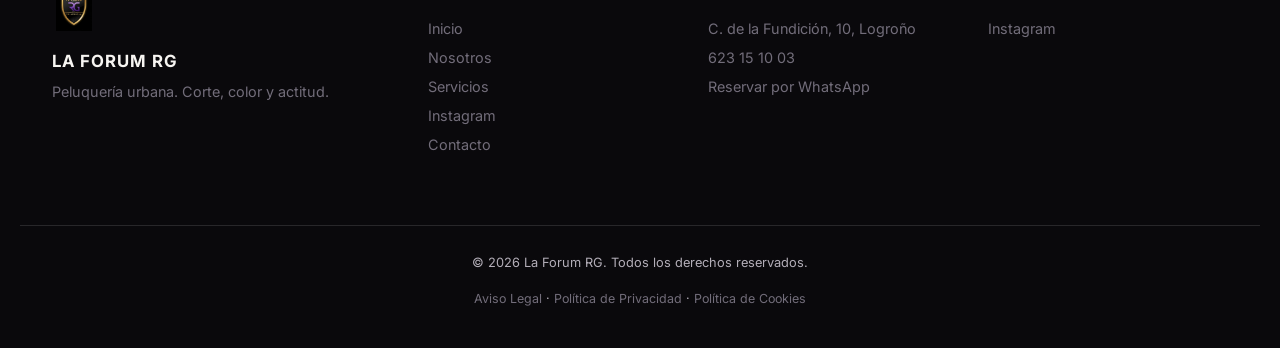
<file: La Forum RG/index.html>
<!DOCTYPE html>
<html lang="es">
<head>
<meta charset="UTF-8">
<meta name="viewport" content="width=device-width, initial-scale=1.0">
<title>La Forum RG | Peluquería Urbana en Logroño</title>
<meta name="description" content="La Forum RG — peluquería urbana unisex en Logroño. Cortes de dama y caballero, mechas, alisados, keratinas y tratamientos con actitud de calle. Reserva tu cita por WhatsApp.">
<link rel="icon" type="image/jpeg" href="assets/logo.jpg">

<link rel="preconnect" href="https://fonts.googleapis.com">
<link rel="preconnect" href="https://fonts.gstatic.com" crossorigin>
<link href="https://fonts.googleapis.com/css2?family=Fraunces:opsz,wght@9..144,400;9..144,500;9..144,600&family=Inter:wght@300;400;500;600;700&display=swap" rel="stylesheet">

<link rel="stylesheet" href="css/style.css">
</head>
<body>

<div class="grain"></div>

<div id="preloader">
  <img src="assets/logo.jpg" alt="La Forum RG" class="preloader-logo">
</div>

<!-- ===================== HEADER ===================== -->
<header class="site-header" id="siteHeader">
  <div class="container header-inner">
    <a href="#inicio" class="brand">
      <img src="assets/logo.jpg" alt="La Forum RG logo" class="brand-logo">
      <span class="brand-text">La Forum <span class="accent">RG</span></span>
    </a>

    <nav class="main-nav" id="mainNav">
      <ul>
        <li><a href="#inicio" class="nav-link active">Inicio</a></li>
        <li><a href="#nosotros" class="nav-link">Nosotros</a></li>
        <li><a href="#servicios" class="nav-link">Servicios</a></li>
        <li><a href="#instagram" class="nav-link">Instagram</a></li>
        <li><a href="#contacto" class="nav-link">Contacto</a></li>
      </ul>
      <a href="https://wa.me/34623151003?text=Hola%2C%20quiero%20reservar%20una%20cita%20en%20La%20Forum%20RG" target="_blank" rel="noopener" class="btn btn-solid nav-cta">Reservar</a>
    </nav>

    <button class="nav-toggle" id="navToggle" aria-label="Abrir menú" aria-expanded="false">
      <span></span><span></span><span></span>
    </button>
  </div>
</header>

<main>

  <!-- ===================== HERO ===================== -->
  <section class="hero" id="inicio">
    <div class="hero-bg"></div>
    <div class="hero-scrim"></div>
    <div class="container hero-inner">
      <div class="hero-text" data-reveal>
        <span class="overline">Peluquería Urbana · Logroño</span>
        <h1>Corte, color<br>y <em>actitud</em></h1>
        <p class="hero-lead">
          En La Forum RG mezclamos técnica de peluquería con la energía de la calle.
          Fades precisos, color con personalidad y un espacio pensado para que salgas
          exactamente como te imaginas.
        </p>
        <div class="hero-actions">
          <a href="https://wa.me/34623151003?text=Hola%2C%20quiero%20reservar%20una%20cita%20en%20La%20Forum%20RG" target="_blank" rel="noopener" class="btn btn-outline-accent">Reservar por WhatsApp</a>
          <a href="#servicios" class="btn btn-outline">Ver Servicios</a>
        </div>
        <div class="hero-status" id="heroStatus">
          <span class="dot"></span>
          <span class="status-text">Comprobando horario…</span>
        </div>
      </div>
    </div>

    <a href="#nosotros" class="scroll-cue" aria-label="Desplázate hacia abajo">
      <span></span>
    </a>
  </section>

  <!-- ===================== MARQUEE STRIP ===================== -->
  <div class="marquee">
    <div class="marquee-track">
      <span>Mechas <em>✦</em> Alisado <em>✦</em> Keratinas <em>✦</em> Maquillaje <em>✦</em> Hidrataciones <em>✦</em> Transparencias <em>✦</em> Cortes de Dama <em>✦</em> Cortes de Caballero <em>✦</em>
      Mechas <em>✦</em> Alisado <em>✦</em> Keratinas <em>✦</em> Maquillaje <em>✦</em> Hidrataciones <em>✦</em> Transparencias <em>✦</em> Cortes de Dama <em>✦</em> Cortes de Caballero <em>✦</em></span>
    </div>
  </div>

  <!-- ===================== SOBRE NOSOTROS ===================== -->
  <section class="about" id="nosotros">
    <div class="container about-inner">
      <div class="about-visual" data-reveal>
        <div class="about-photo">
          <img src="assets/neon-sign.jpg" alt="Interior de La Forum RG con el rótulo neón">
          <div class="about-badge">
            <img src="assets/corte-pelo.jpg" alt="Detalle de un corte en La Forum RG">
          </div>
        </div>
      </div>

      <div class="about-content" data-reveal>
        <span class="overline">Nuestra Esencia</span>
        <h2>Peluquería con actitud<br>de barrio</h2>
        <p>
          La Forum RG nació con una idea clara: la técnica de peluquería no está reñida
          con la actitud de la calle. Aquí cuidamos cada detalle del corte y del color
          con la misma precisión que un estudio clásico, pero sin perder la frescura
          urbana que nos representa.
        </p>
        <p>
          Un espacio unisex, cercano y sin postureo, donde cada cliente sale con el
          estilo que realmente quería llevar puesto.
        </p>

        <ul class="about-list">
          <li><span>01</span> Técnica depurada, sin perder la esencia urbana</li>
          <li><span>02</span> Ambiente cercano y sin postureo</li>
          <li><span>03</span> Estilo pensado para ti, no para la moda del momento</li>
        </ul>

        <div class="about-chips">
          <span>Cortes</span>
          <span>Mechas</span>
          <span>Keratina</span>
          <span>Tendencia</span>
        </div>
      </div>
    </div>
  </section>

  <!-- ===================== SERVICIOS ===================== -->
  <section class="services" id="servicios">
    <div class="container">
      <div class="section-head" data-reveal>
        <span class="overline">✦ Lo Que Hacemos ✦</span>
        <h2>Nuestros Servicios</h2>
        <p class="section-sub">Técnica precisa, resultado real. Esto es lo que trabajamos en el salón.</p>
      </div>

      <div class="services-grid">
        <article class="service-card" data-reveal>
          <div class="service-icon">
            <svg viewBox="0 0 64 64" fill="none" stroke="currentColor" stroke-width="1.2">
              <path d="M20 12c-4 14-4 28 0 40M32 10c-3 15-3 29 0 44M44 12c4 14 4 28 0 40"/>
              <circle cx="20" cy="12" r="2.4" fill="currentColor" stroke="none"/>
              <circle cx="32" cy="10" r="2.4" fill="currentColor" stroke="none"/>
              <circle cx="44" cy="12" r="2.4" fill="currentColor" stroke="none"/>
            </svg>
          </div>
          <h3>Mechas</h3>
          <p>Balayage, babylights y mechas a medida para dar luz a tu color.</p>
</article>

        <article class="service-card" data-reveal>
          <div class="service-icon">
            <svg viewBox="0 0 64 64" fill="none" stroke="currentColor" stroke-width="1.2">
              <path d="M12 24h26a6 6 0 0 1 6 6v4a6 6 0 0 1-6 6H12"/>
              <path d="M12 18v28"/>
              <circle cx="46" cy="32" r="2"/>
            </svg>
          </div>
          <h3>Alisado</h3>
          <p>Alisados profesionales para un cabello liso, manejable y con brillo.</p>
</article>

        <article class="service-card" data-reveal>
          <div class="service-icon">
            <svg viewBox="0 0 64 64" fill="none" stroke="currentColor" stroke-width="1.2">
              <path d="M28 10c6 10 11 17 11 24a11 11 0 0 1-22 0c0-7 5-14 11-24Z"/>
              <path d="M46 14l2 5 5 2-5 2-2 5-2-5-5-2 5-2Z"/>
            </svg>
          </div>
          <h3>Keratinas</h3>
          <p>Tratamiento de keratina que repara, alisa y devuelve la salud al cabello.</p>
</article>

        <article class="service-card" data-reveal>
          <div class="service-icon">
            <svg viewBox="0 0 64 64" fill="none" stroke="currentColor" stroke-width="1.2">
              <path d="M24 40l18-18 6 6-18 18-8 2 2-8Z"/>
              <path d="M14 50c2-4 6-4 8 0s6 4 8 0"/>
            </svg>
          </div>
          <h3>Maquillaje</h3>
          <p>Maquillaje profesional para bodas, eventos y ocasiones especiales.</p>
</article>

        <article class="service-card" data-reveal>
          <div class="service-icon">
            <svg viewBox="0 0 64 64" fill="none" stroke="currentColor" stroke-width="1.2">
              <path d="M32 10c8 12 14 20 14 28a14 14 0 0 1-28 0c0-8 6-16 14-28Z"/>
            </svg>
          </div>
          <h3>Hidrataciones</h3>
          <p>Hidratación profunda para nutrir y revitalizar el cabello dañado.</p>
</article>

        <article class="service-card" data-reveal>
          <div class="service-icon">
            <svg viewBox="0 0 64 64" fill="none" stroke="currentColor" stroke-width="1.2">
              <path d="M32 8l16 14-16 34-16-34Z"/>
              <path d="M16 22h32"/>
              <path d="M24 22L32 8l8 14"/>
            </svg>
          </div>
          <h3>Transparencias</h3>
          <p>Baños de color transparentes para realzar el brillo y matizar el tono.</p>
</article>

        <article class="service-card" data-reveal>
          <div class="service-icon">
            <svg viewBox="0 0 64 64" fill="none" stroke="currentColor" stroke-width="1.2">
              <circle cx="16" cy="46" r="7"/>
              <circle cx="16" cy="18" r="7"/>
              <path d="M21 23L50 50M21 41L50 14"/>
            </svg>
          </div>
          <h3>Cortes de Dama</h3>
          <p>Cortes de dama a medida, desde lo clásico hasta las últimas tendencias.</p>
</article>

        <article class="service-card" data-reveal>
          <div class="service-icon">
            <svg viewBox="0 0 64 64" fill="none" stroke="currentColor" stroke-width="1.2">
              <rect x="14" y="10" width="16" height="34" rx="3"/>
              <path d="M14 44h16l-3 10H17l-3-10Z"/>
              <path d="M30 18h8M30 26h10M30 34h8"/>
            </svg>
          </div>
          <h3>Cortes de Caballero</h3>
          <p>Cortes de caballero con precisión y acabado impecable.</p>
</article>
      </div>

      <div class="services-cta" data-reveal>
        <p>¿No ves lo que buscas o quieres consultar tarifas y disponibilidad?</p>
        <a href="https://wa.me/34623151003?text=Hola%2C%20me%20gustar%C3%ADa%20consultar%20disponibilidad%20y%20tarifas" target="_blank" rel="noopener" class="btn btn-outline">Escríbenos por WhatsApp</a>
      </div>
    </div>
  </section>

  <!-- ===================== INSTAGRAM ===================== -->
  <section class="instagram" id="instagram">
    <div class="container">
      <div class="section-head" data-reveal>
        <span class="overline">✦ Nuestro Trabajo ✦</span>
        <h2>Síguenos en Instagram</h2>
      </div>

      <div class="insta-card" data-reveal>
        <svg class="insta-icon" viewBox="0 0 24 24" fill="none" stroke="currentColor" stroke-width="1.4">
          <rect x="3" y="3" width="18" height="18" rx="5"/>
          <circle cx="12" cy="12" r="4.2"/>
          <circle cx="17.3" cy="6.7" r="1.1" fill="currentColor" stroke="none"/>
        </svg>
        <div>
          <span class="insta-handle">@laforumrg_peluqueria</span>
          <h3>Cortes, color y el día a día del salón</h3>
          <p>Subimos nuestros últimos trabajos, antes/después y todo lo que se cuece en La Forum RG. No te lo pierdas.</p>
          <a href="https://www.instagram.com/laforumrg_peluqueria/" target="_blank" rel="noopener" class="btn btn-solid">Ver Instagram</a>
        </div>
      </div>
    </div>
  </section>

  <!-- ===================== CONTACTO / RESERVAS ===================== -->
  <section class="contact" id="contacto">
    <div class="container contact-inner">
      <div class="contact-info" data-reveal>
        <span class="overline">✦ Reserva Tu Cita ✦</span>
        <h2>Hablemos por WhatsApp</h2>
        <p>Escríbenos y te confirmamos hueco lo antes posible. ¡Te esperamos en La Forum RG!</p>

        <ul class="contact-list">
          <li>
            <strong>Dirección</strong>
            <span><a href="https://www.google.com/maps/search/?api=1&query=C.+de+la+Fundici%C3%B3n%2C+10%2C+26002+Logro%C3%B1o%2C+La+Rioja" target="_blank" rel="noopener">C. de la Fundición, 10, 26002 Logroño, La Rioja</a></span>
          </li>
          <li>
            <strong>WhatsApp</strong>
            <span><a href="https://wa.me/34623151003" target="_blank" rel="noopener">623 15 10 03</a></span>
          </li>
          <li>
            <strong>Horario</strong>
            <span>Lun – Vie: 10:00–14:00 y 16:00–20:00</span>
            <span>Sábados: 10:00–15:00 · Domingos cerrado</span>
          </li>
        </ul>

        <div class="social-links">
          <a href="https://wa.me/34623151003?text=Hola%2C%20quiero%20reservar%20una%20cita%20en%20La%20Forum%20RG" target="_blank" rel="noopener" aria-label="WhatsApp">
            <svg class="social-icon" viewBox="0 0 32 32" fill="currentColor"><path d="M16.001 3C9.373 3 4 8.373 4 15c0 2.386.703 4.61 1.912 6.474L4 29l7.727-1.877A11.94 11.94 0 0 0 16 27c6.627 0 12-5.373 12-12S22.628 3 16.001 3Zm.001 21.6c-1.98 0-3.83-.54-5.42-1.48l-.39-.23-4.59 1.11 1.13-4.47-.25-.4A9.55 9.55 0 0 1 5.4 15c0-5.85 4.75-10.6 10.6-10.6S26.6 9.15 26.6 15 22.85 24.6 16.002 24.6Zm5.53-7.9c-.3-.15-1.77-.87-2.05-.97-.27-.1-.47-.15-.67.15-.2.3-.77.97-.94 1.17-.17.2-.35.22-.65.07-.3-.15-1.26-.46-2.4-1.47-.89-.79-1.48-1.77-1.66-2.07-.17-.3-.02-.46.13-.61.14-.14.3-.35.45-.52.15-.17.2-.3.3-.5.1-.2.05-.37-.02-.52-.07-.15-.67-1.62-.92-2.22-.24-.58-.49-.5-.67-.51h-.57c-.2 0-.52.07-.79.37-.27.3-1.04 1.02-1.04 2.48 0 1.46 1.07 2.87 1.22 3.07.15.2 2.1 3.2 5.08 4.49.71.31 1.26.49 1.69.63.71.23 1.36.2 1.87.12.57-.08 1.77-.72 2.02-1.42.25-.7.25-1.3.17-1.42-.07-.13-.27-.2-.57-.35Z"/></svg>
            WhatsApp
          </a>
          <a href="https://www.instagram.com/laforumrg_peluqueria/" target="_blank" rel="noopener" aria-label="Instagram">
            <svg class="social-icon" viewBox="0 0 24 24" fill="none" stroke="currentColor" stroke-width="1.6">
              <rect x="3" y="3" width="18" height="18" rx="5"/>
              <circle cx="12" cy="12" r="4.2"/>
              <circle cx="17.3" cy="6.7" r="1.1" fill="currentColor" stroke="none"/>
            </svg>
            Instagram
          </a>
        </div>
      </div>

      <div class="map-card" data-reveal>
        <div class="map-card-inner">
          <iframe src="https://www.google.com/maps?q=C.+de+la+Fundici%C3%B3n%2C+10%2C+26002+Logro%C3%B1o%2C+La+Rioja&output=embed" loading="lazy" referrerpolicy="no-referrer-when-downgrade" title="Ubicación de La Forum RG en el mapa"></iframe>
          <a class="map-overlay-link" href="https://www.google.com/maps/search/?api=1&query=C.+de+la+Fundici%C3%B3n%2C+10%2C+26002+Logro%C3%B1o%2C+La+Rioja" target="_blank" rel="noopener" aria-label="Abrir ubicación en Google Maps"></a>
          <div class="map-caption">
            <span>C. de la Fundición, 10 · Logroño</span>
            <span class="map-cta">Cómo llegar →</span>
          </div>
        </div>
      </div>
    </div>
  </section>

</main>

<!-- ===================== FOOTER ===================== -->
<footer class="site-footer">
  <div class="container footer-inner">
    <div class="footer-brand">
      <img src="assets/logo.jpg" alt="La Forum RG" class="footer-logo">
      <p>La Forum RG</p>
      <span>Peluquería urbana. Corte, color y actitud.</span>
    </div>

    <div class="footer-links">
      <h4>Navegación</h4>
      <a href="#inicio">Inicio</a>
      <a href="#nosotros">Nosotros</a>
      <a href="#servicios">Servicios</a>
      <a href="#instagram">Instagram</a>
      <a href="#contacto">Contacto</a>
    </div>

    <div class="footer-links">
      <h4>Contacto</h4>
      <a href="https://www.google.com/maps/search/?api=1&query=C.+de+la+Fundici%C3%B3n%2C+10%2C+26002+Logro%C3%B1o%2C+La+Rioja" target="_blank" rel="noopener">C. de la Fundición, 10, Logroño</a>
      <a href="https://wa.me/34623151003" target="_blank" rel="noopener">623 15 10 03</a>
      <a href="https://wa.me/34623151003?text=Hola%2C%20quiero%20reservar%20una%20cita%20en%20La%20Forum%20RG" target="_blank" rel="noopener">Reservar por WhatsApp</a>
    </div>

    <div class="footer-links">
      <h4>Síguenos</h4>
      <a href="https://www.instagram.com/laforumrg_peluqueria/" target="_blank" rel="noopener">Instagram</a>
    </div>
  </div>

  <div class="footer-bottom">
    <p>© <span id="year"></span> La Forum RG. Todos los derechos reservados.</p>
    <p class="legal-links">
      <a href="aviso-legal.html">Aviso Legal</a> ·
      <a href="privacidad.html">Política de Privacidad</a> ·
      <a href="cookies.html">Política de Cookies</a>
    </p>
  </div>
</footer>

<a href="https://wa.me/34623151003?text=Hola%2C%20quiero%20reservar%20una%20cita%20en%20La%20Forum%20RG" target="_blank" rel="noopener" class="floating-cta" aria-label="Reservar por WhatsApp">
  <svg viewBox="0 0 32 32" fill="currentColor"><path d="M16.001 3C9.373 3 4 8.373 4 15c0 2.386.703 4.61 1.912 6.474L4 29l7.727-1.877A11.94 11.94 0 0 0 16 27c6.627 0 12-5.373 12-12S22.628 3 16.001 3Zm.001 21.6c-1.98 0-3.83-.54-5.42-1.48l-.39-.23-4.59 1.11 1.13-4.47-.25-.4A9.55 9.55 0 0 1 5.4 15c0-5.85 4.75-10.6 10.6-10.6S26.6 9.15 26.6 15 22.85 24.6 16.002 24.6Zm5.53-7.9c-.3-.15-1.77-.87-2.05-.97-.27-.1-.47-.15-.67.15-.2.3-.77.97-.94 1.17-.17.2-.35.22-.65.07-.3-.15-1.26-.46-2.4-1.47-.89-.79-1.48-1.77-1.66-2.07-.17-.3-.02-.46.13-.61.14-.14.3-.35.45-.52.15-.17.2-.3.3-.5.1-.2.05-.37-.02-.52-.07-.15-.67-1.62-.92-2.22-.24-.58-.49-.5-.67-.51h-.57c-.2 0-.52.07-.79.37-.27.3-1.04 1.02-1.04 2.48 0 1.46 1.07 2.87 1.22 3.07.15.2 2.1 3.2 5.08 4.49.71.31 1.26.49 1.69.63.71.23 1.36.2 1.87.12.57-.08 1.77-.72 2.02-1.42.25-.7.25-1.3.17-1.42-.07-.13-.27-.2-.57-.35Z"/></svg>
</a>

<script src="js/script.js"></script>
</body>
</html>
</file>
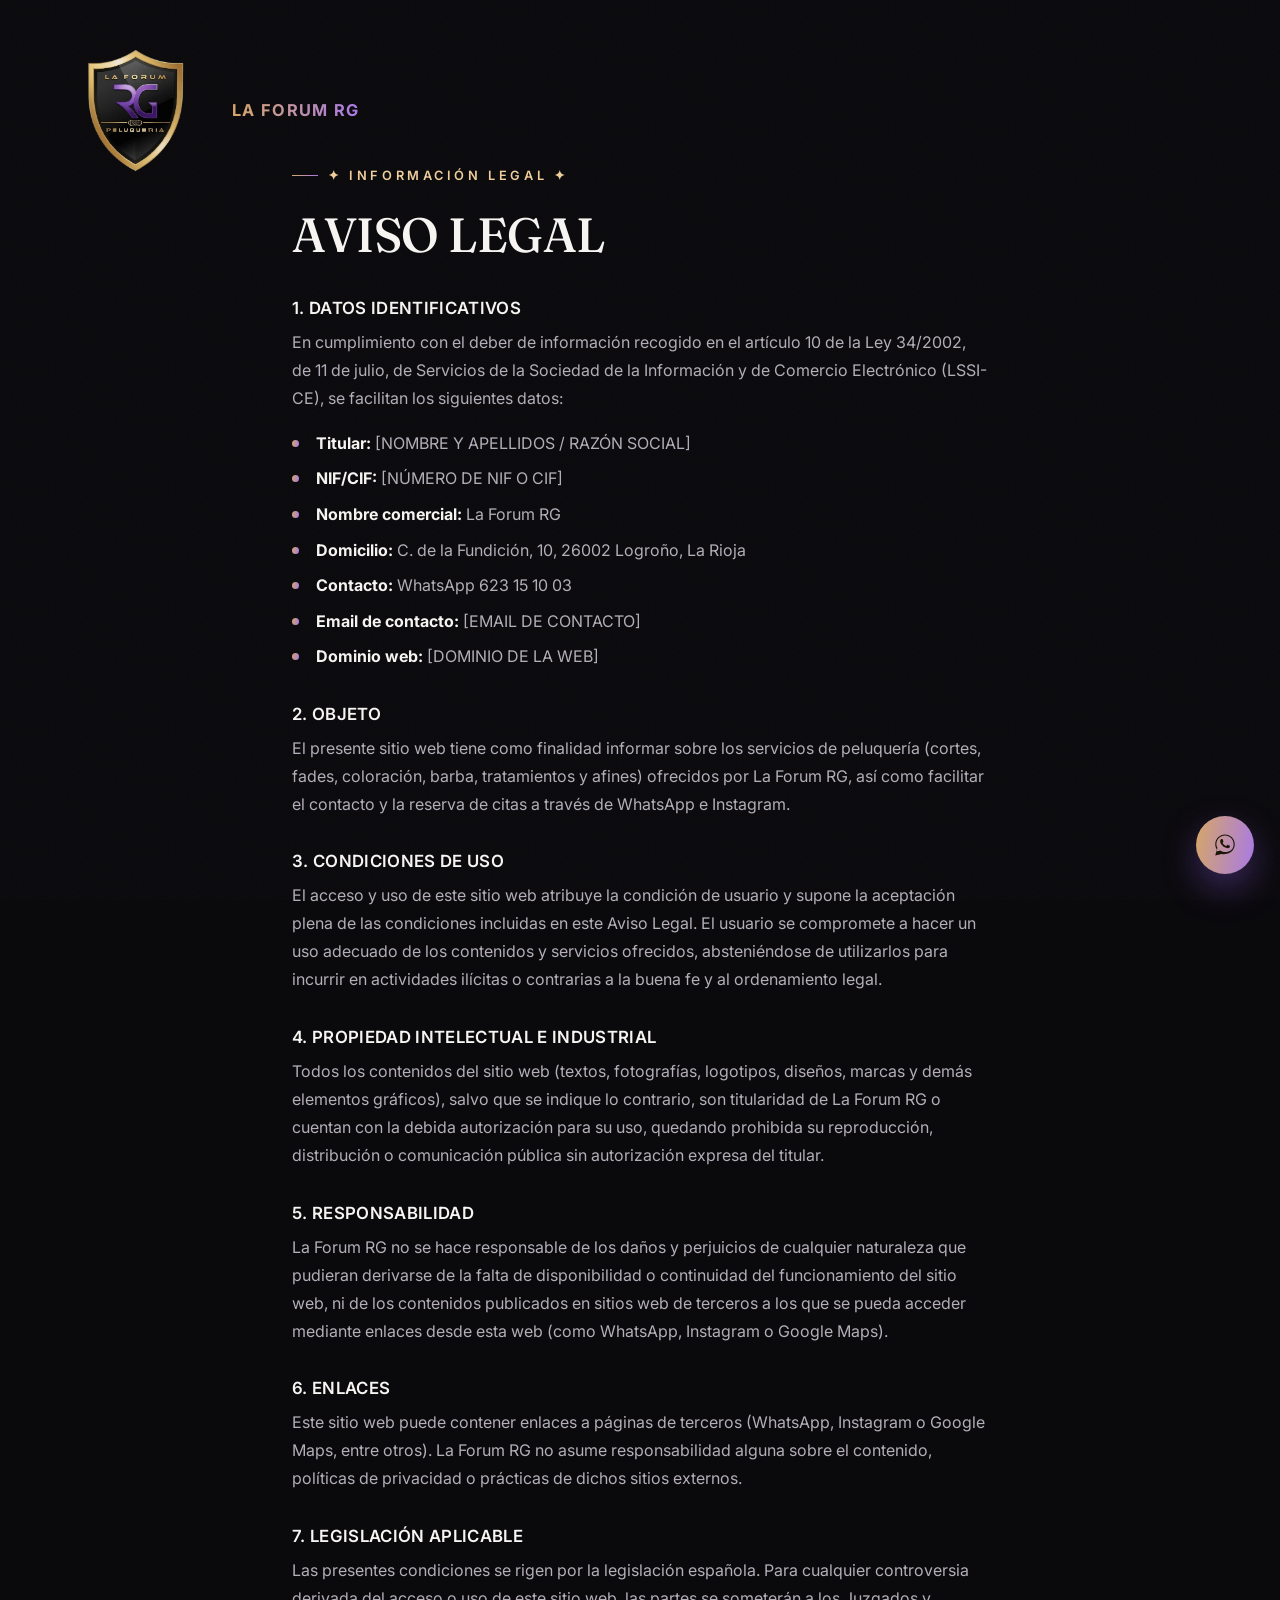
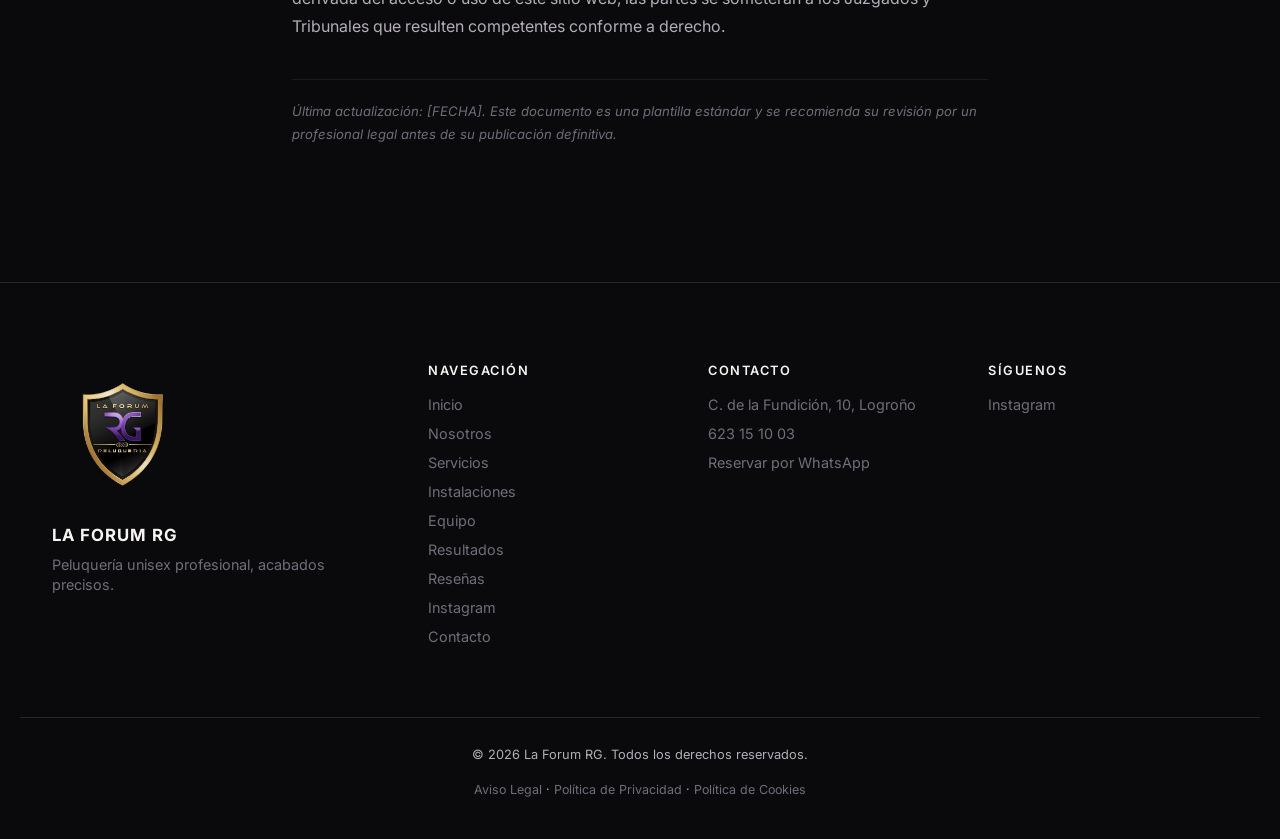
<file: aviso-legal.html>
<!DOCTYPE html>
<html lang="es">
<head>
<meta charset="UTF-8">
<meta name="viewport" content="width=device-width, initial-scale=1.0">
<title>Aviso Legal | La Forum RG</title>
<meta name="description" content="Aviso legal de La Forum RG, peluquería urbana en Logroño.">
<link rel="icon" type="image/jpeg" href="assets/logo.jpg">

<link rel="preconnect" href="https://fonts.googleapis.com">
<link rel="preconnect" href="https://fonts.gstatic.com" crossorigin>
<link href="https://fonts.googleapis.com/css2?family=Fraunces:opsz,wght@9..144,400;9..144,500;9..144,600&family=Inter:wght@300;400;500;600;700&display=swap" rel="stylesheet">

<link rel="stylesheet" href="css/style.css">
</head>
<body>

<div class="grain"></div>

<!-- ===================== HEADER ===================== -->
<header class="site-header" id="siteHeader">
  <div class="container header-inner">
    <a href="index.html#inicio" class="brand">
      <img src="assets/logopng.png" alt="La Forum RG logo" class="brand-logo">
      <span class="brand-text">La Forum RG</span>
    </a>

    <nav class="main-nav" id="mainNav">
      <ul>
        <li><a href="index.html#inicio" class="nav-link">Inicio</a></li>
        <li><a href="index.html#nosotros" class="nav-link">Nosotros</a></li>
        <li><a href="index.html#servicios" class="nav-link">Servicios</a></li>
        <li><a href="index.html#instalaciones" class="nav-link">Instalaciones</a></li>
        <li><a href="index.html#equipo" class="nav-link">Equipo</a></li>
        <li><a href="index.html#resultados" class="nav-link">Resultados</a></li>
        <li><a href="index.html#resenas" class="nav-link">Reseñas</a></li>
        <li><a href="index.html#instagram" class="nav-link">Instagram</a></li>
        <li><a href="index.html#contacto" class="nav-link">Contacto</a></li>
      </ul>
      <a href="https://wa.me/34623151003?text=Hola%2C%20quiero%20reservar%20una%20cita%20en%20La%20Forum%20RG" target="_blank" rel="noopener" class="btn btn-solid nav-cta">Reservar</a>
    </nav>

    <button class="nav-toggle" id="navToggle" aria-label="Abrir menú" aria-expanded="false">
      <span></span><span></span><span></span>
    </button>
  </div>
</header>

<main>
  <section class="legal-page">
    <div class="container legal-content">
      <span class="overline">✦ Información Legal ✦</span>
      <h1>Aviso Legal</h1>

      <h2>1. Datos identificativos</h2>
      <p>
        En cumplimiento con el deber de información recogido en el artículo 10 de la
        Ley 34/2002, de 11 de julio, de Servicios de la Sociedad de la Información y
        de Comercio Electrónico (LSSI-CE), se facilitan los siguientes datos:
      </p>
      <ul class="legal-list">
        <li><strong>Titular:</strong> [NOMBRE Y APELLIDOS / RAZÓN SOCIAL]</li>
        <li><strong>NIF/CIF:</strong> [NÚMERO DE NIF O CIF]</li>
        <li><strong>Nombre comercial:</strong> La Forum RG</li>
        <li><strong>Domicilio:</strong> C. de la Fundición, 10, 26002 Logroño, La Rioja</li>
        <li><strong>Contacto:</strong> WhatsApp 623 15 10 03</li>
        <li><strong>Email de contacto:</strong> [EMAIL DE CONTACTO]</li>
        <li><strong>Dominio web:</strong> [DOMINIO DE LA WEB]</li>
      </ul>

      <h2>2. Objeto</h2>
      <p>
        El presente sitio web tiene como finalidad informar sobre los servicios de
        peluquería (cortes, fades, coloración, barba, tratamientos y afines) ofrecidos
        por La Forum RG, así como facilitar el contacto y la reserva de citas a través
        de WhatsApp e Instagram.
      </p>

      <h2>3. Condiciones de uso</h2>
      <p>
        El acceso y uso de este sitio web atribuye la condición de usuario y supone la
        aceptación plena de las condiciones incluidas en este Aviso Legal. El usuario se
        compromete a hacer un uso adecuado de los contenidos y servicios ofrecidos,
        absteniéndose de utilizarlos para incurrir en actividades ilícitas o contrarias
        a la buena fe y al ordenamiento legal.
      </p>

      <h2>4. Propiedad intelectual e industrial</h2>
      <p>
        Todos los contenidos del sitio web (textos, fotografías, logotipos, diseños,
        marcas y demás elementos gráficos), salvo que se indique lo contrario, son
        titularidad de La Forum RG o cuentan con la debida autorización para su uso,
        quedando prohibida su reproducción, distribución o comunicación pública sin
        autorización expresa del titular.
      </p>

      <h2>5. Responsabilidad</h2>
      <p>
        La Forum RG no se hace responsable de los daños y perjuicios de cualquier
        naturaleza que pudieran derivarse de la falta de disponibilidad o continuidad
        del funcionamiento del sitio web, ni de los contenidos publicados en sitios web
        de terceros a los que se pueda acceder mediante enlaces desde esta web (como
        WhatsApp, Instagram o Google Maps).
      </p>

      <h2>6. Enlaces</h2>
      <p>
        Este sitio web puede contener enlaces a páginas de terceros (WhatsApp, Instagram
        o Google Maps, entre otros). La Forum RG no asume responsabilidad alguna sobre
        el contenido, políticas de privacidad o prácticas de dichos sitios externos.
      </p>

      <h2>7. Legislación aplicable</h2>
      <p>
        Las presentes condiciones se rigen por la legislación española. Para cualquier
        controversia derivada del acceso o uso de este sitio web, las partes se
        someterán a los Juzgados y Tribunales que resulten competentes conforme a
        derecho.
      </p>

      <p class="legal-note">
        Última actualización: [FECHA]. Este documento es una plantilla estándar y se
        recomienda su revisión por un profesional legal antes de su publicación
        definitiva.
      </p>
    </div>
  </section>
</main>

<!-- ===================== FOOTER ===================== -->
<footer class="site-footer">
  <div class="container footer-inner">
    <div class="footer-brand">
      <img src="assets/logopng.png" alt="La Forum RG" class="footer-logo">
      <p>La Forum RG</p>
      <span>Peluquería unisex profesional, acabados precisos.</span>
    </div>

    <div class="footer-links">
      <h4>Navegación</h4>
      <a href="index.html#inicio">Inicio</a>
      <a href="index.html#nosotros">Nosotros</a>
      <a href="index.html#servicios">Servicios</a>
      <a href="index.html#instalaciones">Instalaciones</a>
      <a href="index.html#equipo">Equipo</a>
      <a href="index.html#resultados">Resultados</a>
      <a href="index.html#resenas">Reseñas</a>
      <a href="index.html#instagram">Instagram</a>
      <a href="index.html#contacto">Contacto</a>
    </div>

    <div class="footer-links">
      <h4>Contacto</h4>
      <a href="https://www.google.com/maps/place/LA+FORUM+RG/@42.4629058,-2.4551355,832m/data=!3m2!1e3!4b1!4m6!3m5!1s0xd5aab7f657d8eff:0x167f888aac8e5c73!8m2!3d42.4629019!4d-2.4525606!16s%2Fg%2F11vrffrql3?entry=ttu&amp;g_ep=EgoyMDI2MDcwOC4wIKXMDSoASAFQAw%3D%3D" target="_blank" rel="noopener">C. de la Fundición, 10, Logroño</a>
      <a href="https://wa.me/34623151003" target="_blank" rel="noopener">623 15 10 03</a>
      <a href="https://wa.me/34623151003?text=Hola%2C%20quiero%20reservar%20una%20cita%20en%20La%20Forum%20RG" target="_blank" rel="noopener">Reservar por WhatsApp</a>
    </div>

    <div class="footer-links">
      <h4>Síguenos</h4>
      <a href="https://www.instagram.com/laforumrg_peluqueria/" target="_blank" rel="noopener">Instagram</a>
    </div>
  </div>

  <div class="footer-bottom">
    <p>© <span id="year"></span> La Forum RG. Todos los derechos reservados.</p>
    <p class="legal-links">
      <a href="aviso-legal.html">Aviso Legal</a> ·
      <a href="privacidad.html">Política de Privacidad</a> ·
      <a href="cookies.html">Política de Cookies</a>
    </p>
  </div>
</footer>

<a href="https://wa.me/34623151003?text=Hola%2C%20quiero%20reservar%20una%20cita%20en%20La%20Forum%20RG" target="_blank" rel="noopener" class="floating-cta" aria-label="Reservar por WhatsApp">
  <svg viewBox="0 0 32 32" fill="currentColor"><path d="M16.001 3C9.373 3 4 8.373 4 15c0 2.386.703 4.61 1.912 6.474L4 29l7.727-1.877A11.94 11.94 0 0 0 16 27c6.627 0 12-5.373 12-12S22.628 3 16.001 3Zm.001 21.6c-1.98 0-3.83-.54-5.42-1.48l-.39-.23-4.59 1.11 1.13-4.47-.25-.4A9.55 9.55 0 0 1 5.4 15c0-5.85 4.75-10.6 10.6-10.6S26.6 9.15 26.6 15 22.85 24.6 16.002 24.6Zm5.53-7.9c-.3-.15-1.77-.87-2.05-.97-.27-.1-.47-.15-.67.15-.2.3-.77.97-.94 1.17-.17.2-.35.22-.65.07-.3-.15-1.26-.46-2.4-1.47-.89-.79-1.48-1.77-1.66-2.07-.17-.3-.02-.46.13-.61.14-.14.3-.35.45-.52.15-.17.2-.3.3-.5.1-.2.05-.37-.02-.52-.07-.15-.67-1.62-.92-2.22-.24-.58-.49-.5-.67-.51h-.57c-.2 0-.52.07-.79.37-.27.3-1.04 1.02-1.04 2.48 0 1.46 1.07 2.87 1.22 3.07.15.2 2.1 3.2 5.08 4.49.71.31 1.26.49 1.69.63.71.23 1.36.2 1.87.12.57-.08 1.77-.72 2.02-1.42.25-.7.25-1.3.17-1.42-.07-.13-.27-.2-.57-.35Z"/></svg>
</a>

<script src="js/script.js"></script>
</body>
</html>
</file>
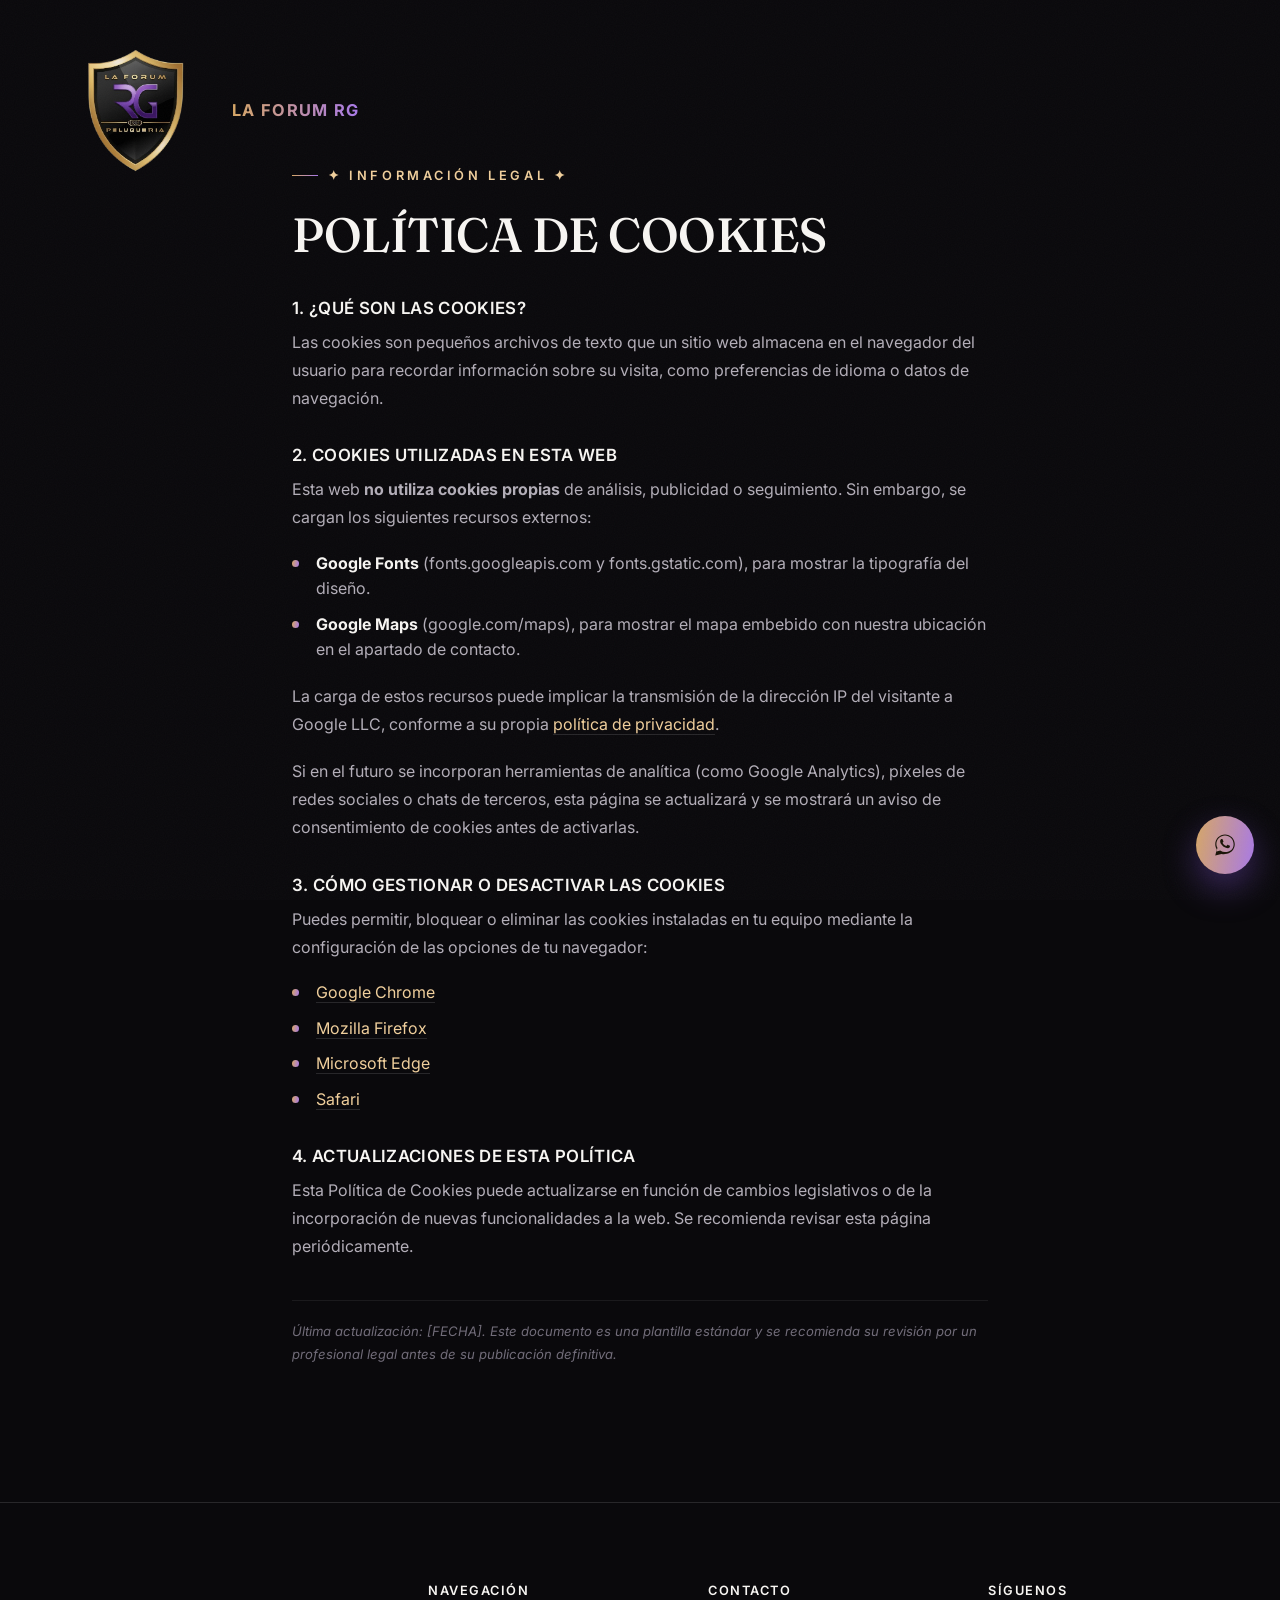
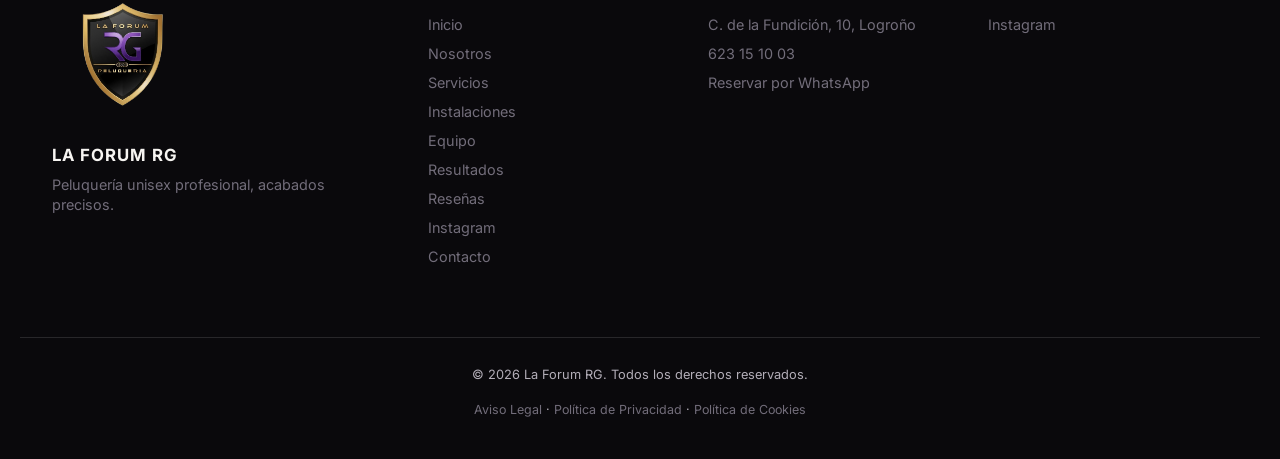
<file: cookies.html>
<!DOCTYPE html>
<html lang="es">
<head>
<meta charset="UTF-8">
<meta name="viewport" content="width=device-width, initial-scale=1.0">
<title>Política de Cookies | La Forum RG</title>
<meta name="description" content="Política de cookies de La Forum RG, peluquería urbana en Logroño.">
<link rel="icon" type="image/jpeg" href="assets/logo.jpg">

<link rel="preconnect" href="https://fonts.googleapis.com">
<link rel="preconnect" href="https://fonts.gstatic.com" crossorigin>
<link href="https://fonts.googleapis.com/css2?family=Fraunces:opsz,wght@9..144,400;9..144,500;9..144,600&family=Inter:wght@300;400;500;600;700&display=swap" rel="stylesheet">

<link rel="stylesheet" href="css/style.css">
</head>
<body>

<div class="grain"></div>

<!-- ===================== HEADER ===================== -->
<header class="site-header" id="siteHeader">
  <div class="container header-inner">
    <a href="index.html#inicio" class="brand">
      <img src="assets/logopng.png" alt="La Forum RG logo" class="brand-logo">
      <span class="brand-text">La Forum RG</span>
    </a>

    <nav class="main-nav" id="mainNav">
      <ul>
        <li><a href="index.html#inicio" class="nav-link">Inicio</a></li>
        <li><a href="index.html#nosotros" class="nav-link">Nosotros</a></li>
        <li><a href="index.html#servicios" class="nav-link">Servicios</a></li>
        <li><a href="index.html#instalaciones" class="nav-link">Instalaciones</a></li>
        <li><a href="index.html#equipo" class="nav-link">Equipo</a></li>
        <li><a href="index.html#resultados" class="nav-link">Resultados</a></li>
        <li><a href="index.html#resenas" class="nav-link">Reseñas</a></li>
        <li><a href="index.html#instagram" class="nav-link">Instagram</a></li>
        <li><a href="index.html#contacto" class="nav-link">Contacto</a></li>
      </ul>
      <a href="https://wa.me/34623151003?text=Hola%2C%20quiero%20reservar%20una%20cita%20en%20La%20Forum%20RG" target="_blank" rel="noopener" class="btn btn-solid nav-cta">Reservar</a>
    </nav>

    <button class="nav-toggle" id="navToggle" aria-label="Abrir menú" aria-expanded="false">
      <span></span><span></span><span></span>
    </button>
  </div>
</header>

<main>
  <section class="legal-page">
    <div class="container legal-content">
      <span class="overline">✦ Información Legal ✦</span>
      <h1>Política de Cookies</h1>

      <h2>1. ¿Qué son las cookies?</h2>
      <p>
        Las cookies son pequeños archivos de texto que un sitio web almacena en el
        navegador del usuario para recordar información sobre su visita, como
        preferencias de idioma o datos de navegación.
      </p>

      <h2>2. Cookies utilizadas en esta web</h2>
      <p>
        Esta web <strong>no utiliza cookies propias</strong> de análisis, publicidad o
        seguimiento. Sin embargo, se cargan los siguientes recursos externos:
      </p>
      <ul class="legal-list">
        <li><strong>Google Fonts</strong> (fonts.googleapis.com y fonts.gstatic.com), para mostrar la tipografía del diseño.</li>
        <li><strong>Google Maps</strong> (google.com/maps), para mostrar el mapa embebido con nuestra ubicación en el apartado de contacto.</li>
      </ul>
      <p>
        La carga de estos recursos puede implicar la transmisión de la dirección IP del
        visitante a Google LLC, conforme a su propia
        <a href="https://policies.google.com/privacy" target="_blank" rel="noopener">política de privacidad</a>.
      </p>
      <p>
        Si en el futuro se incorporan herramientas de analítica (como Google Analytics),
        píxeles de redes sociales o chats de terceros, esta página se actualizará y se
        mostrará un aviso de consentimiento de cookies antes de activarlas.
      </p>

      <h2>3. Cómo gestionar o desactivar las cookies</h2>
      <p>
        Puedes permitir, bloquear o eliminar las cookies instaladas en tu equipo
        mediante la configuración de las opciones de tu navegador:
      </p>
      <ul class="legal-list">
        <li><a href="https://support.google.com/chrome/answer/95647" target="_blank" rel="noopener">Google Chrome</a></li>
        <li><a href="https://support.mozilla.org/es/kb/proteccion-antirrastreo-mejorada-firefox-escritorio" target="_blank" rel="noopener">Mozilla Firefox</a></li>
        <li><a href="https://support.microsoft.com/es-es/microsoft-edge" target="_blank" rel="noopener">Microsoft Edge</a></li>
        <li><a href="https://support.apple.com/es-es/guide/safari/sfri11471/mac" target="_blank" rel="noopener">Safari</a></li>
      </ul>

      <h2>4. Actualizaciones de esta política</h2>
      <p>
        Esta Política de Cookies puede actualizarse en función de cambios legislativos
        o de la incorporación de nuevas funcionalidades a la web. Se recomienda revisar
        esta página periódicamente.
      </p>

      <p class="legal-note">
        Última actualización: [FECHA]. Este documento es una plantilla estándar y se
        recomienda su revisión por un profesional legal antes de su publicación
        definitiva.
      </p>
    </div>
  </section>
</main>

<!-- ===================== FOOTER ===================== -->
<footer class="site-footer">
  <div class="container footer-inner">
    <div class="footer-brand">
      <img src="assets/logopng.png" alt="La Forum RG" class="footer-logo">
      <p>La Forum RG</p>
      <span>Peluquería unisex profesional, acabados precisos.</span>
    </div>

    <div class="footer-links">
      <h4>Navegación</h4>
      <a href="index.html#inicio">Inicio</a>
      <a href="index.html#nosotros">Nosotros</a>
      <a href="index.html#servicios">Servicios</a>
      <a href="index.html#instalaciones">Instalaciones</a>
      <a href="index.html#equipo">Equipo</a>
      <a href="index.html#resultados">Resultados</a>
      <a href="index.html#resenas">Reseñas</a>
      <a href="index.html#instagram">Instagram</a>
      <a href="index.html#contacto">Contacto</a>
    </div>

    <div class="footer-links">
      <h4>Contacto</h4>
      <a href="https://www.google.com/maps/place/LA+FORUM+RG/@42.4629058,-2.4551355,832m/data=!3m2!1e3!4b1!4m6!3m5!1s0xd5aab7f657d8eff:0x167f888aac8e5c73!8m2!3d42.4629019!4d-2.4525606!16s%2Fg%2F11vrffrql3?entry=ttu&amp;g_ep=EgoyMDI2MDcwOC4wIKXMDSoASAFQAw%3D%3D" target="_blank" rel="noopener">C. de la Fundición, 10, Logroño</a>
      <a href="https://wa.me/34623151003" target="_blank" rel="noopener">623 15 10 03</a>
      <a href="https://wa.me/34623151003?text=Hola%2C%20quiero%20reservar%20una%20cita%20en%20La%20Forum%20RG" target="_blank" rel="noopener">Reservar por WhatsApp</a>
    </div>

    <div class="footer-links">
      <h4>Síguenos</h4>
      <a href="https://www.instagram.com/laforumrg_peluqueria/" target="_blank" rel="noopener">Instagram</a>
    </div>
  </div>

  <div class="footer-bottom">
    <p>© <span id="year"></span> La Forum RG. Todos los derechos reservados.</p>
    <p class="legal-links">
      <a href="aviso-legal.html">Aviso Legal</a> ·
      <a href="privacidad.html">Política de Privacidad</a> ·
      <a href="cookies.html">Política de Cookies</a>
    </p>
  </div>
</footer>

<a href="https://wa.me/34623151003?text=Hola%2C%20quiero%20reservar%20una%20cita%20en%20La%20Forum%20RG" target="_blank" rel="noopener" class="floating-cta" aria-label="Reservar por WhatsApp">
  <svg viewBox="0 0 32 32" fill="currentColor"><path d="M16.001 3C9.373 3 4 8.373 4 15c0 2.386.703 4.61 1.912 6.474L4 29l7.727-1.877A11.94 11.94 0 0 0 16 27c6.627 0 12-5.373 12-12S22.628 3 16.001 3Zm.001 21.6c-1.98 0-3.83-.54-5.42-1.48l-.39-.23-4.59 1.11 1.13-4.47-.25-.4A9.55 9.55 0 0 1 5.4 15c0-5.85 4.75-10.6 10.6-10.6S26.6 9.15 26.6 15 22.85 24.6 16.002 24.6Zm5.53-7.9c-.3-.15-1.77-.87-2.05-.97-.27-.1-.47-.15-.67.15-.2.3-.77.97-.94 1.17-.17.2-.35.22-.65.07-.3-.15-1.26-.46-2.4-1.47-.89-.79-1.48-1.77-1.66-2.07-.17-.3-.02-.46.13-.61.14-.14.3-.35.45-.52.15-.17.2-.3.3-.5.1-.2.05-.37-.02-.52-.07-.15-.67-1.62-.92-2.22-.24-.58-.49-.5-.67-.51h-.57c-.2 0-.52.07-.79.37-.27.3-1.04 1.02-1.04 2.48 0 1.46 1.07 2.87 1.22 3.07.15.2 2.1 3.2 5.08 4.49.71.31 1.26.49 1.69.63.71.23 1.36.2 1.87.12.57-.08 1.77-.72 2.02-1.42.25-.7.25-1.3.17-1.42-.07-.13-.27-.2-.57-.35Z"/></svg>
</a>

<script src="js/script.js"></script>
</body>
</html>
</file>
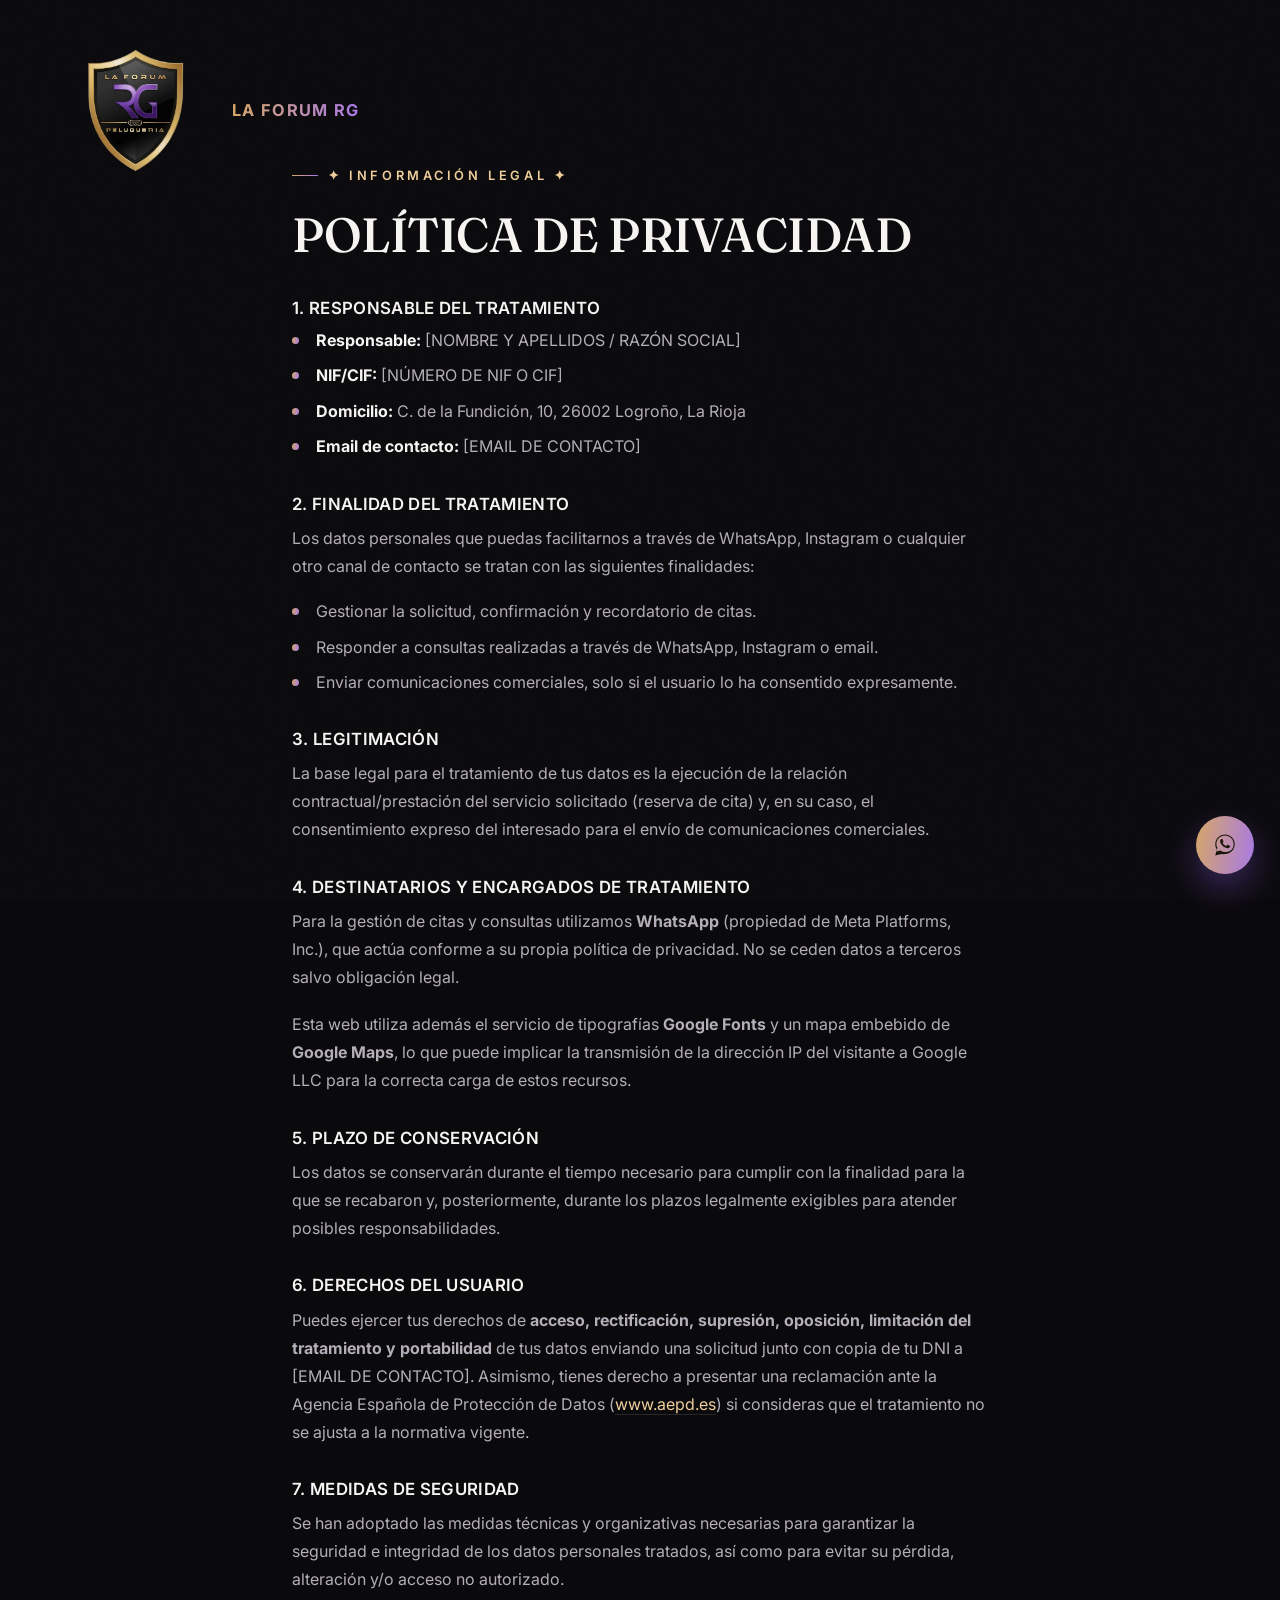
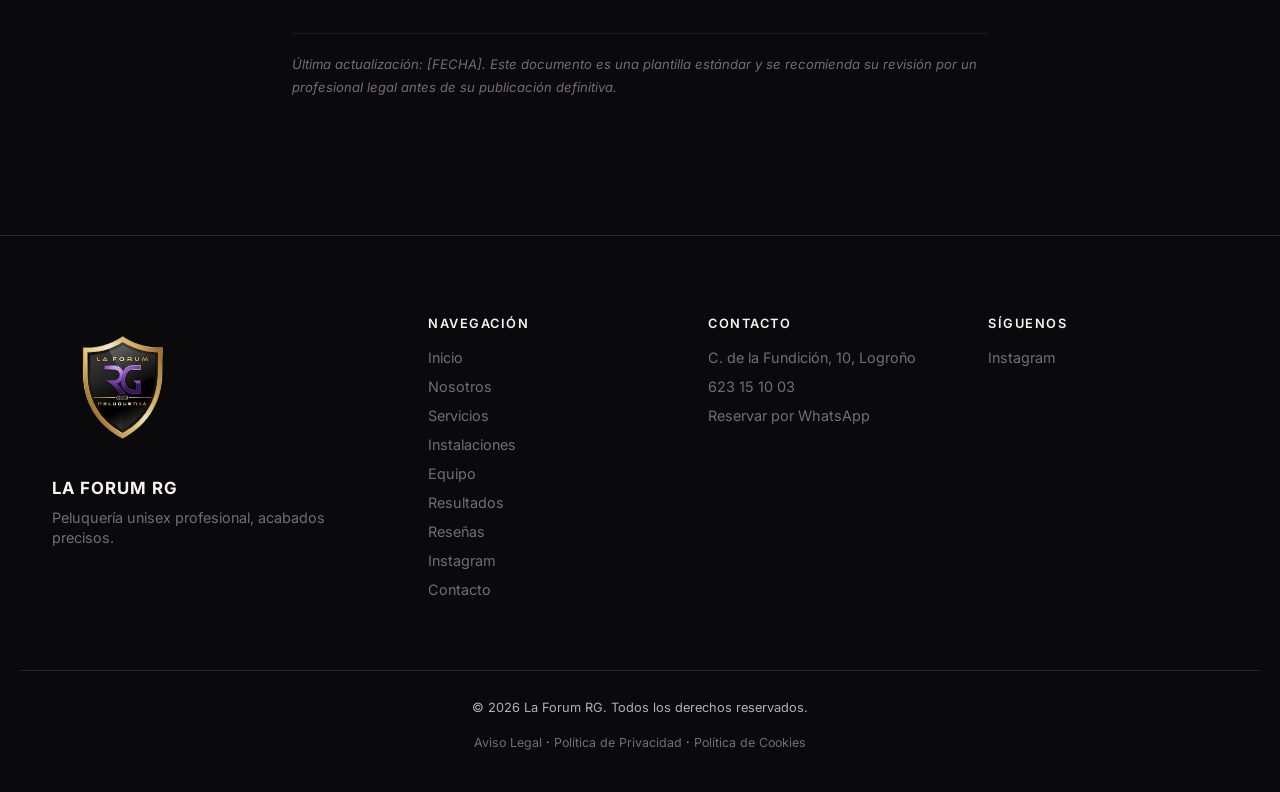
<file: privacidad.html>
<!DOCTYPE html>
<html lang="es">
<head>
<meta charset="UTF-8">
<meta name="viewport" content="width=device-width, initial-scale=1.0">
<title>Política de Privacidad | La Forum RG</title>
<meta name="description" content="Política de privacidad de La Forum RG, peluquería urbana en Logroño.">
<link rel="icon" type="image/jpeg" href="assets/logo.jpg">

<link rel="preconnect" href="https://fonts.googleapis.com">
<link rel="preconnect" href="https://fonts.gstatic.com" crossorigin>
<link href="https://fonts.googleapis.com/css2?family=Fraunces:opsz,wght@9..144,400;9..144,500;9..144,600&family=Inter:wght@300;400;500;600;700&display=swap" rel="stylesheet">

<link rel="stylesheet" href="css/style.css">
</head>
<body>

<div class="grain"></div>

<!-- ===================== HEADER ===================== -->
<header class="site-header" id="siteHeader">
  <div class="container header-inner">
    <a href="index.html#inicio" class="brand">
      <img src="assets/logopng.png" alt="La Forum RG logo" class="brand-logo">
      <span class="brand-text">La Forum RG</span>
    </a>

    <nav class="main-nav" id="mainNav">
      <ul>
        <li><a href="index.html#inicio" class="nav-link">Inicio</a></li>
        <li><a href="index.html#nosotros" class="nav-link">Nosotros</a></li>
        <li><a href="index.html#servicios" class="nav-link">Servicios</a></li>
        <li><a href="index.html#instalaciones" class="nav-link">Instalaciones</a></li>
        <li><a href="index.html#equipo" class="nav-link">Equipo</a></li>
        <li><a href="index.html#resultados" class="nav-link">Resultados</a></li>
        <li><a href="index.html#resenas" class="nav-link">Reseñas</a></li>
        <li><a href="index.html#instagram" class="nav-link">Instagram</a></li>
        <li><a href="index.html#contacto" class="nav-link">Contacto</a></li>
      </ul>
      <a href="https://wa.me/34623151003?text=Hola%2C%20quiero%20reservar%20una%20cita%20en%20La%20Forum%20RG" target="_blank" rel="noopener" class="btn btn-solid nav-cta">Reservar</a>
    </nav>

    <button class="nav-toggle" id="navToggle" aria-label="Abrir menú" aria-expanded="false">
      <span></span><span></span><span></span>
    </button>
  </div>
</header>

<main>
  <section class="legal-page">
    <div class="container legal-content">
      <span class="overline">✦ Información Legal ✦</span>
      <h1>Política de Privacidad</h1>

      <h2>1. Responsable del tratamiento</h2>
      <ul class="legal-list">
        <li><strong>Responsable:</strong> [NOMBRE Y APELLIDOS / RAZÓN SOCIAL]</li>
        <li><strong>NIF/CIF:</strong> [NÚMERO DE NIF O CIF]</li>
        <li><strong>Domicilio:</strong> C. de la Fundición, 10, 26002 Logroño, La Rioja</li>
        <li><strong>Email de contacto:</strong> [EMAIL DE CONTACTO]</li>
      </ul>

      <h2>2. Finalidad del tratamiento</h2>
      <p>
        Los datos personales que puedas facilitarnos a través de WhatsApp, Instagram o
        cualquier otro canal de contacto se tratan con las siguientes finalidades:
      </p>
      <ul class="legal-list">
        <li>Gestionar la solicitud, confirmación y recordatorio de citas.</li>
        <li>Responder a consultas realizadas a través de WhatsApp, Instagram o email.</li>
        <li>Enviar comunicaciones comerciales, solo si el usuario lo ha consentido expresamente.</li>
      </ul>

      <h2>3. Legitimación</h2>
      <p>
        La base legal para el tratamiento de tus datos es la ejecución de la relación
        contractual/prestación del servicio solicitado (reserva de cita) y, en su caso,
        el consentimiento expreso del interesado para el envío de comunicaciones
        comerciales.
      </p>

      <h2>4. Destinatarios y encargados de tratamiento</h2>
      <p>
        Para la gestión de citas y consultas utilizamos <strong>WhatsApp</strong> (propiedad
        de Meta Platforms, Inc.), que actúa conforme a su propia política de privacidad.
        No se ceden datos a terceros salvo obligación legal.
      </p>
      <p>
        Esta web utiliza además el servicio de tipografías <strong>Google Fonts</strong> y
        un mapa embebido de <strong>Google Maps</strong>, lo que puede implicar la
        transmisión de la dirección IP del visitante a Google LLC para la correcta
        carga de estos recursos.
      </p>

      <h2>5. Plazo de conservación</h2>
      <p>
        Los datos se conservarán durante el tiempo necesario para cumplir con la
        finalidad para la que se recabaron y, posteriormente, durante los plazos
        legalmente exigibles para atender posibles responsabilidades.
      </p>

      <h2>6. Derechos del usuario</h2>
      <p>
        Puedes ejercer tus derechos de <strong>acceso, rectificación, supresión,
        oposición, limitación del tratamiento y portabilidad</strong> de tus datos
        enviando una solicitud junto con copia de tu DNI a [EMAIL DE CONTACTO]. Asimismo,
        tienes derecho a presentar una reclamación ante la Agencia Española de
        Protección de Datos (<a href="https://www.aepd.es" target="_blank" rel="noopener">www.aepd.es</a>)
        si consideras que el tratamiento no se ajusta a la normativa vigente.
      </p>

      <h2>7. Medidas de seguridad</h2>
      <p>
        Se han adoptado las medidas técnicas y organizativas necesarias para garantizar
        la seguridad e integridad de los datos personales tratados, así como para
        evitar su pérdida, alteración y/o acceso no autorizado.
      </p>

      <p class="legal-note">
        Última actualización: [FECHA]. Este documento es una plantilla estándar y se
        recomienda su revisión por un profesional legal antes de su publicación
        definitiva.
      </p>
    </div>
  </section>
</main>

<!-- ===================== FOOTER ===================== -->
<footer class="site-footer">
  <div class="container footer-inner">
    <div class="footer-brand">
      <img src="assets/logopng.png" alt="La Forum RG" class="footer-logo">
      <p>La Forum RG</p>
      <span>Peluquería unisex profesional, acabados precisos.</span>
    </div>

    <div class="footer-links">
      <h4>Navegación</h4>
      <a href="index.html#inicio">Inicio</a>
      <a href="index.html#nosotros">Nosotros</a>
      <a href="index.html#servicios">Servicios</a>
      <a href="index.html#instalaciones">Instalaciones</a>
      <a href="index.html#equipo">Equipo</a>
      <a href="index.html#resultados">Resultados</a>
      <a href="index.html#resenas">Reseñas</a>
      <a href="index.html#instagram">Instagram</a>
      <a href="index.html#contacto">Contacto</a>
    </div>

    <div class="footer-links">
      <h4>Contacto</h4>
      <a href="https://www.google.com/maps/place/LA+FORUM+RG/@42.4629058,-2.4551355,832m/data=!3m2!1e3!4b1!4m6!3m5!1s0xd5aab7f657d8eff:0x167f888aac8e5c73!8m2!3d42.4629019!4d-2.4525606!16s%2Fg%2F11vrffrql3?entry=ttu&amp;g_ep=EgoyMDI2MDcwOC4wIKXMDSoASAFQAw%3D%3D" target="_blank" rel="noopener">C. de la Fundición, 10, Logroño</a>
      <a href="https://wa.me/34623151003" target="_blank" rel="noopener">623 15 10 03</a>
      <a href="https://wa.me/34623151003?text=Hola%2C%20quiero%20reservar%20una%20cita%20en%20La%20Forum%20RG" target="_blank" rel="noopener">Reservar por WhatsApp</a>
    </div>

    <div class="footer-links">
      <h4>Síguenos</h4>
      <a href="https://www.instagram.com/laforumrg_peluqueria/" target="_blank" rel="noopener">Instagram</a>
    </div>
  </div>

  <div class="footer-bottom">
    <p>© <span id="year"></span> La Forum RG. Todos los derechos reservados.</p>
    <p class="legal-links">
      <a href="aviso-legal.html">Aviso Legal</a> ·
      <a href="privacidad.html">Política de Privacidad</a> ·
      <a href="cookies.html">Política de Cookies</a>
    </p>
  </div>
</footer>

<a href="https://wa.me/34623151003?text=Hola%2C%20quiero%20reservar%20una%20cita%20en%20La%20Forum%20RG" target="_blank" rel="noopener" class="floating-cta" aria-label="Reservar por WhatsApp">
  <svg viewBox="0 0 32 32" fill="currentColor"><path d="M16.001 3C9.373 3 4 8.373 4 15c0 2.386.703 4.61 1.912 6.474L4 29l7.727-1.877A11.94 11.94 0 0 0 16 27c6.627 0 12-5.373 12-12S22.628 3 16.001 3Zm.001 21.6c-1.98 0-3.83-.54-5.42-1.48l-.39-.23-4.59 1.11 1.13-4.47-.25-.4A9.55 9.55 0 0 1 5.4 15c0-5.85 4.75-10.6 10.6-10.6S26.6 9.15 26.6 15 22.85 24.6 16.002 24.6Zm5.53-7.9c-.3-.15-1.77-.87-2.05-.97-.27-.1-.47-.15-.67.15-.2.3-.77.97-.94 1.17-.17.2-.35.22-.65.07-.3-.15-1.26-.46-2.4-1.47-.89-.79-1.48-1.77-1.66-2.07-.17-.3-.02-.46.13-.61.14-.14.3-.35.45-.52.15-.17.2-.3.3-.5.1-.2.05-.37-.02-.52-.07-.15-.67-1.62-.92-2.22-.24-.58-.49-.5-.67-.51h-.57c-.2 0-.52.07-.79.37-.27.3-1.04 1.02-1.04 2.48 0 1.46 1.07 2.87 1.22 3.07.15.2 2.1 3.2 5.08 4.49.71.31 1.26.49 1.69.63.71.23 1.36.2 1.87.12.57-.08 1.77-.72 2.02-1.42.25-.7.25-1.3.17-1.42-.07-.13-.27-.2-.57-.35Z"/></svg>
</a>

<script src="js/script.js"></script>
</body>
</html>
</file>
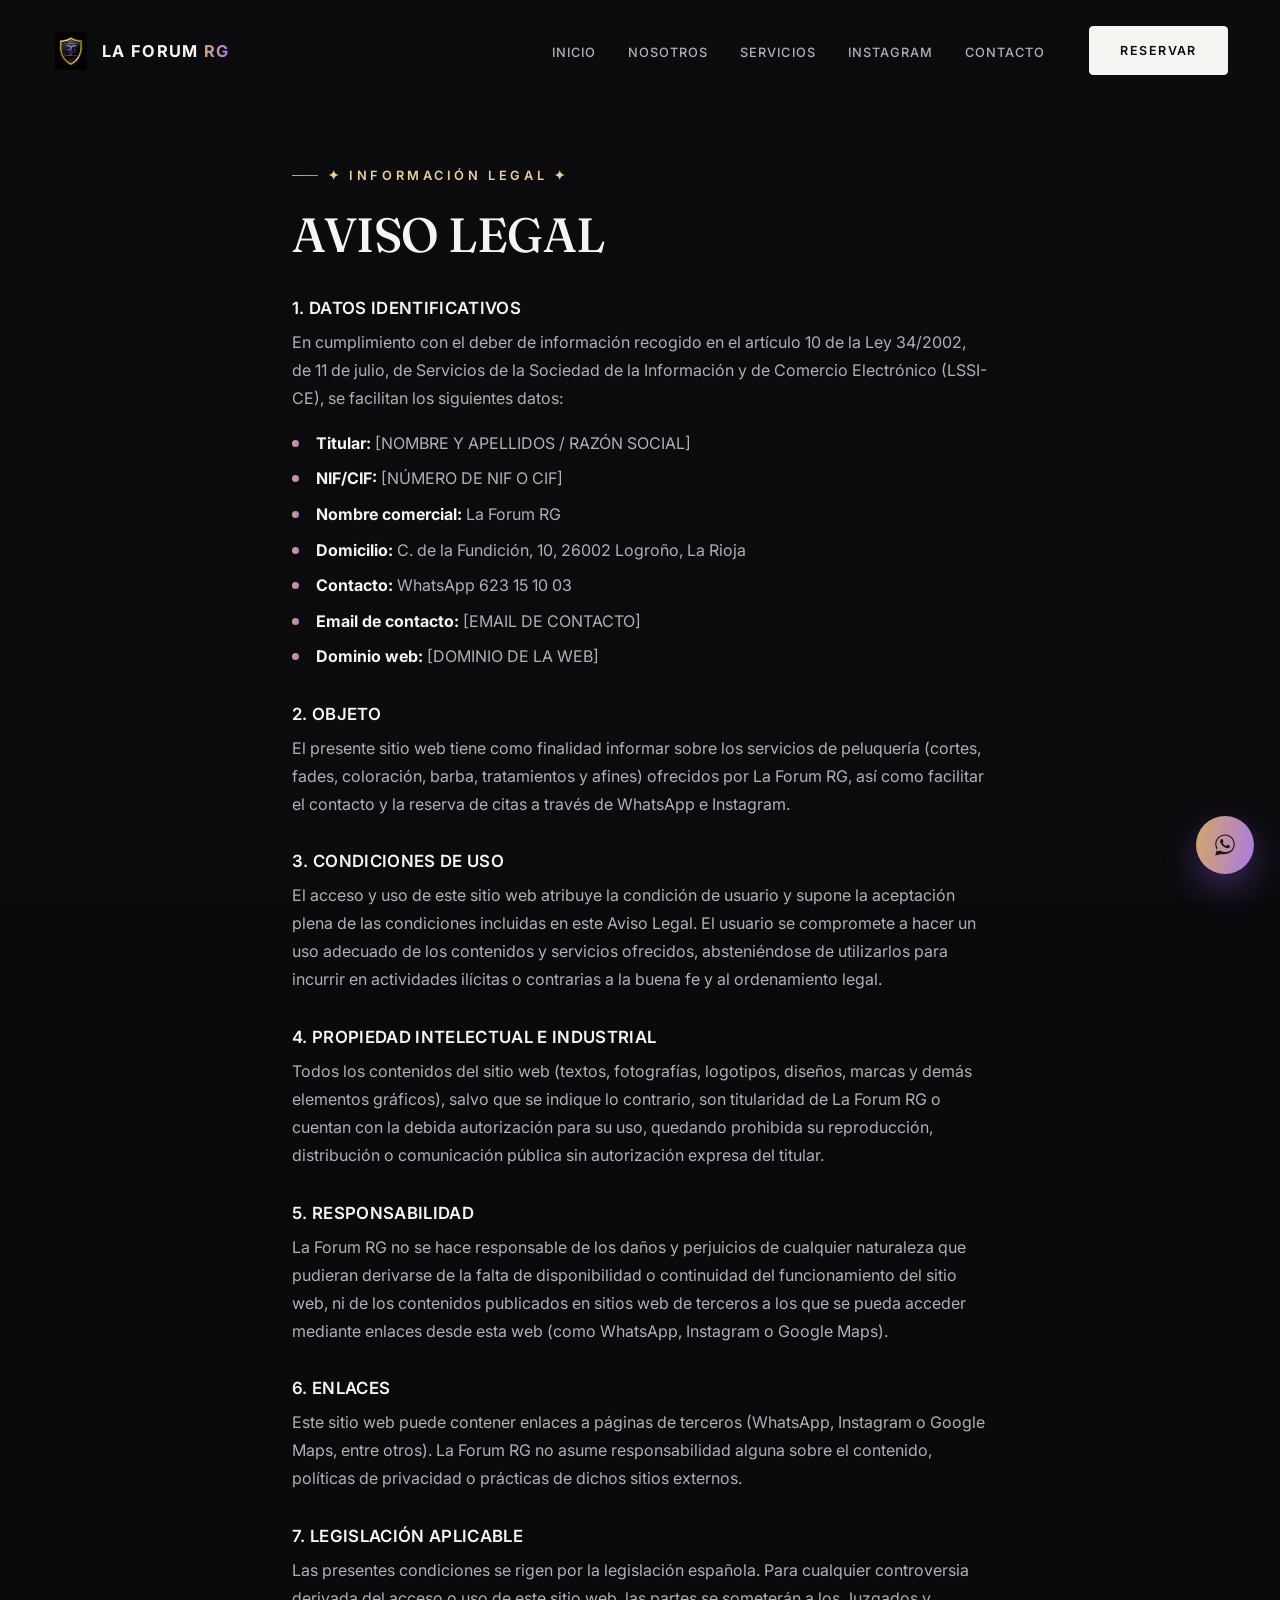
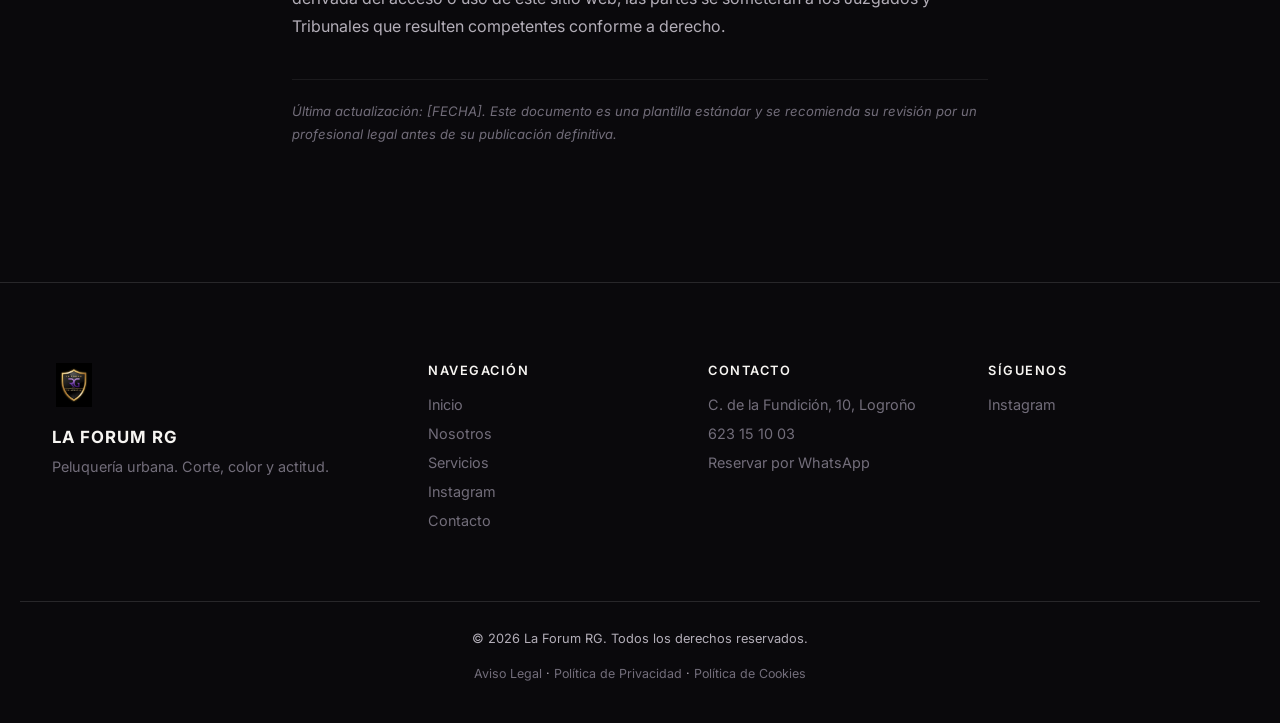
<file: La Forum RG/aviso-legal.html>
<!DOCTYPE html>
<html lang="es">
<head>
<meta charset="UTF-8">
<meta name="viewport" content="width=device-width, initial-scale=1.0">
<title>Aviso Legal | La Forum RG</title>
<meta name="description" content="Aviso legal de La Forum RG, peluquería urbana en Logroño.">
<link rel="icon" type="image/jpeg" href="assets/logo.jpg">

<link rel="preconnect" href="https://fonts.googleapis.com">
<link rel="preconnect" href="https://fonts.gstatic.com" crossorigin>
<link href="https://fonts.googleapis.com/css2?family=Fraunces:opsz,wght@9..144,400;9..144,500;9..144,600&family=Inter:wght@300;400;500;600;700&display=swap" rel="stylesheet">

<link rel="stylesheet" href="css/style.css">
</head>
<body>

<div class="grain"></div>

<!-- ===================== HEADER ===================== -->
<header class="site-header" id="siteHeader">
  <div class="container header-inner">
    <a href="index.html#inicio" class="brand">
      <img src="assets/logo.jpg" alt="La Forum RG logo" class="brand-logo">
      <span class="brand-text">La Forum <span class="accent">RG</span></span>
    </a>

    <nav class="main-nav" id="mainNav">
      <ul>
        <li><a href="index.html#inicio" class="nav-link">Inicio</a></li>
        <li><a href="index.html#nosotros" class="nav-link">Nosotros</a></li>
        <li><a href="index.html#servicios" class="nav-link">Servicios</a></li>
        <li><a href="index.html#instagram" class="nav-link">Instagram</a></li>
        <li><a href="index.html#contacto" class="nav-link">Contacto</a></li>
      </ul>
      <a href="https://wa.me/34623151003?text=Hola%2C%20quiero%20reservar%20una%20cita%20en%20La%20Forum%20RG" target="_blank" rel="noopener" class="btn btn-solid nav-cta">Reservar</a>
    </nav>

    <button class="nav-toggle" id="navToggle" aria-label="Abrir menú" aria-expanded="false">
      <span></span><span></span><span></span>
    </button>
  </div>
</header>

<main>
  <section class="legal-page">
    <div class="container legal-content">
      <span class="overline">✦ Información Legal ✦</span>
      <h1>Aviso Legal</h1>

      <h2>1. Datos identificativos</h2>
      <p>
        En cumplimiento con el deber de información recogido en el artículo 10 de la
        Ley 34/2002, de 11 de julio, de Servicios de la Sociedad de la Información y
        de Comercio Electrónico (LSSI-CE), se facilitan los siguientes datos:
      </p>
      <ul class="legal-list">
        <li><strong>Titular:</strong> [NOMBRE Y APELLIDOS / RAZÓN SOCIAL]</li>
        <li><strong>NIF/CIF:</strong> [NÚMERO DE NIF O CIF]</li>
        <li><strong>Nombre comercial:</strong> La Forum RG</li>
        <li><strong>Domicilio:</strong> C. de la Fundición, 10, 26002 Logroño, La Rioja</li>
        <li><strong>Contacto:</strong> WhatsApp 623 15 10 03</li>
        <li><strong>Email de contacto:</strong> [EMAIL DE CONTACTO]</li>
        <li><strong>Dominio web:</strong> [DOMINIO DE LA WEB]</li>
      </ul>

      <h2>2. Objeto</h2>
      <p>
        El presente sitio web tiene como finalidad informar sobre los servicios de
        peluquería (cortes, fades, coloración, barba, tratamientos y afines) ofrecidos
        por La Forum RG, así como facilitar el contacto y la reserva de citas a través
        de WhatsApp e Instagram.
      </p>

      <h2>3. Condiciones de uso</h2>
      <p>
        El acceso y uso de este sitio web atribuye la condición de usuario y supone la
        aceptación plena de las condiciones incluidas en este Aviso Legal. El usuario se
        compromete a hacer un uso adecuado de los contenidos y servicios ofrecidos,
        absteniéndose de utilizarlos para incurrir en actividades ilícitas o contrarias
        a la buena fe y al ordenamiento legal.
      </p>

      <h2>4. Propiedad intelectual e industrial</h2>
      <p>
        Todos los contenidos del sitio web (textos, fotografías, logotipos, diseños,
        marcas y demás elementos gráficos), salvo que se indique lo contrario, son
        titularidad de La Forum RG o cuentan con la debida autorización para su uso,
        quedando prohibida su reproducción, distribución o comunicación pública sin
        autorización expresa del titular.
      </p>

      <h2>5. Responsabilidad</h2>
      <p>
        La Forum RG no se hace responsable de los daños y perjuicios de cualquier
        naturaleza que pudieran derivarse de la falta de disponibilidad o continuidad
        del funcionamiento del sitio web, ni de los contenidos publicados en sitios web
        de terceros a los que se pueda acceder mediante enlaces desde esta web (como
        WhatsApp, Instagram o Google Maps).
      </p>

      <h2>6. Enlaces</h2>
      <p>
        Este sitio web puede contener enlaces a páginas de terceros (WhatsApp, Instagram
        o Google Maps, entre otros). La Forum RG no asume responsabilidad alguna sobre
        el contenido, políticas de privacidad o prácticas de dichos sitios externos.
      </p>

      <h2>7. Legislación aplicable</h2>
      <p>
        Las presentes condiciones se rigen por la legislación española. Para cualquier
        controversia derivada del acceso o uso de este sitio web, las partes se
        someterán a los Juzgados y Tribunales que resulten competentes conforme a
        derecho.
      </p>

      <p class="legal-note">
        Última actualización: [FECHA]. Este documento es una plantilla estándar y se
        recomienda su revisión por un profesional legal antes de su publicación
        definitiva.
      </p>
    </div>
  </section>
</main>

<!-- ===================== FOOTER ===================== -->
<footer class="site-footer">
  <div class="container footer-inner">
    <div class="footer-brand">
      <img src="assets/logo.jpg" alt="La Forum RG" class="footer-logo">
      <p>La Forum RG</p>
      <span>Peluquería urbana. Corte, color y actitud.</span>
    </div>

    <div class="footer-links">
      <h4>Navegación</h4>
      <a href="index.html#inicio">Inicio</a>
      <a href="index.html#nosotros">Nosotros</a>
      <a href="index.html#servicios">Servicios</a>
      <a href="index.html#instagram">Instagram</a>
      <a href="index.html#contacto">Contacto</a>
    </div>

    <div class="footer-links">
      <h4>Contacto</h4>
      <a href="https://www.google.com/maps/search/?api=1&query=C.+de+la+Fundici%C3%B3n%2C+10%2C+26002+Logro%C3%B1o%2C+La+Rioja" target="_blank" rel="noopener">C. de la Fundición, 10, Logroño</a>
      <a href="https://wa.me/34623151003" target="_blank" rel="noopener">623 15 10 03</a>
      <a href="https://wa.me/34623151003?text=Hola%2C%20quiero%20reservar%20una%20cita%20en%20La%20Forum%20RG" target="_blank" rel="noopener">Reservar por WhatsApp</a>
    </div>

    <div class="footer-links">
      <h4>Síguenos</h4>
      <a href="https://www.instagram.com/laforumrg_peluqueria/" target="_blank" rel="noopener">Instagram</a>
    </div>
  </div>

  <div class="footer-bottom">
    <p>© <span id="year"></span> La Forum RG. Todos los derechos reservados.</p>
    <p class="legal-links">
      <a href="aviso-legal.html">Aviso Legal</a> ·
      <a href="privacidad.html">Política de Privacidad</a> ·
      <a href="cookies.html">Política de Cookies</a>
    </p>
  </div>
</footer>

<a href="https://wa.me/34623151003?text=Hola%2C%20quiero%20reservar%20una%20cita%20en%20La%20Forum%20RG" target="_blank" rel="noopener" class="floating-cta" aria-label="Reservar por WhatsApp">
  <svg viewBox="0 0 32 32" fill="currentColor"><path d="M16.001 3C9.373 3 4 8.373 4 15c0 2.386.703 4.61 1.912 6.474L4 29l7.727-1.877A11.94 11.94 0 0 0 16 27c6.627 0 12-5.373 12-12S22.628 3 16.001 3Zm.001 21.6c-1.98 0-3.83-.54-5.42-1.48l-.39-.23-4.59 1.11 1.13-4.47-.25-.4A9.55 9.55 0 0 1 5.4 15c0-5.85 4.75-10.6 10.6-10.6S26.6 9.15 26.6 15 22.85 24.6 16.002 24.6Zm5.53-7.9c-.3-.15-1.77-.87-2.05-.97-.27-.1-.47-.15-.67.15-.2.3-.77.97-.94 1.17-.17.2-.35.22-.65.07-.3-.15-1.26-.46-2.4-1.47-.89-.79-1.48-1.77-1.66-2.07-.17-.3-.02-.46.13-.61.14-.14.3-.35.45-.52.15-.17.2-.3.3-.5.1-.2.05-.37-.02-.52-.07-.15-.67-1.62-.92-2.22-.24-.58-.49-.5-.67-.51h-.57c-.2 0-.52.07-.79.37-.27.3-1.04 1.02-1.04 2.48 0 1.46 1.07 2.87 1.22 3.07.15.2 2.1 3.2 5.08 4.49.71.31 1.26.49 1.69.63.71.23 1.36.2 1.87.12.57-.08 1.77-.72 2.02-1.42.25-.7.25-1.3.17-1.42-.07-.13-.27-.2-.57-.35Z"/></svg>
</a>

<script src="js/script.js"></script>
</body>
</html>
</file>
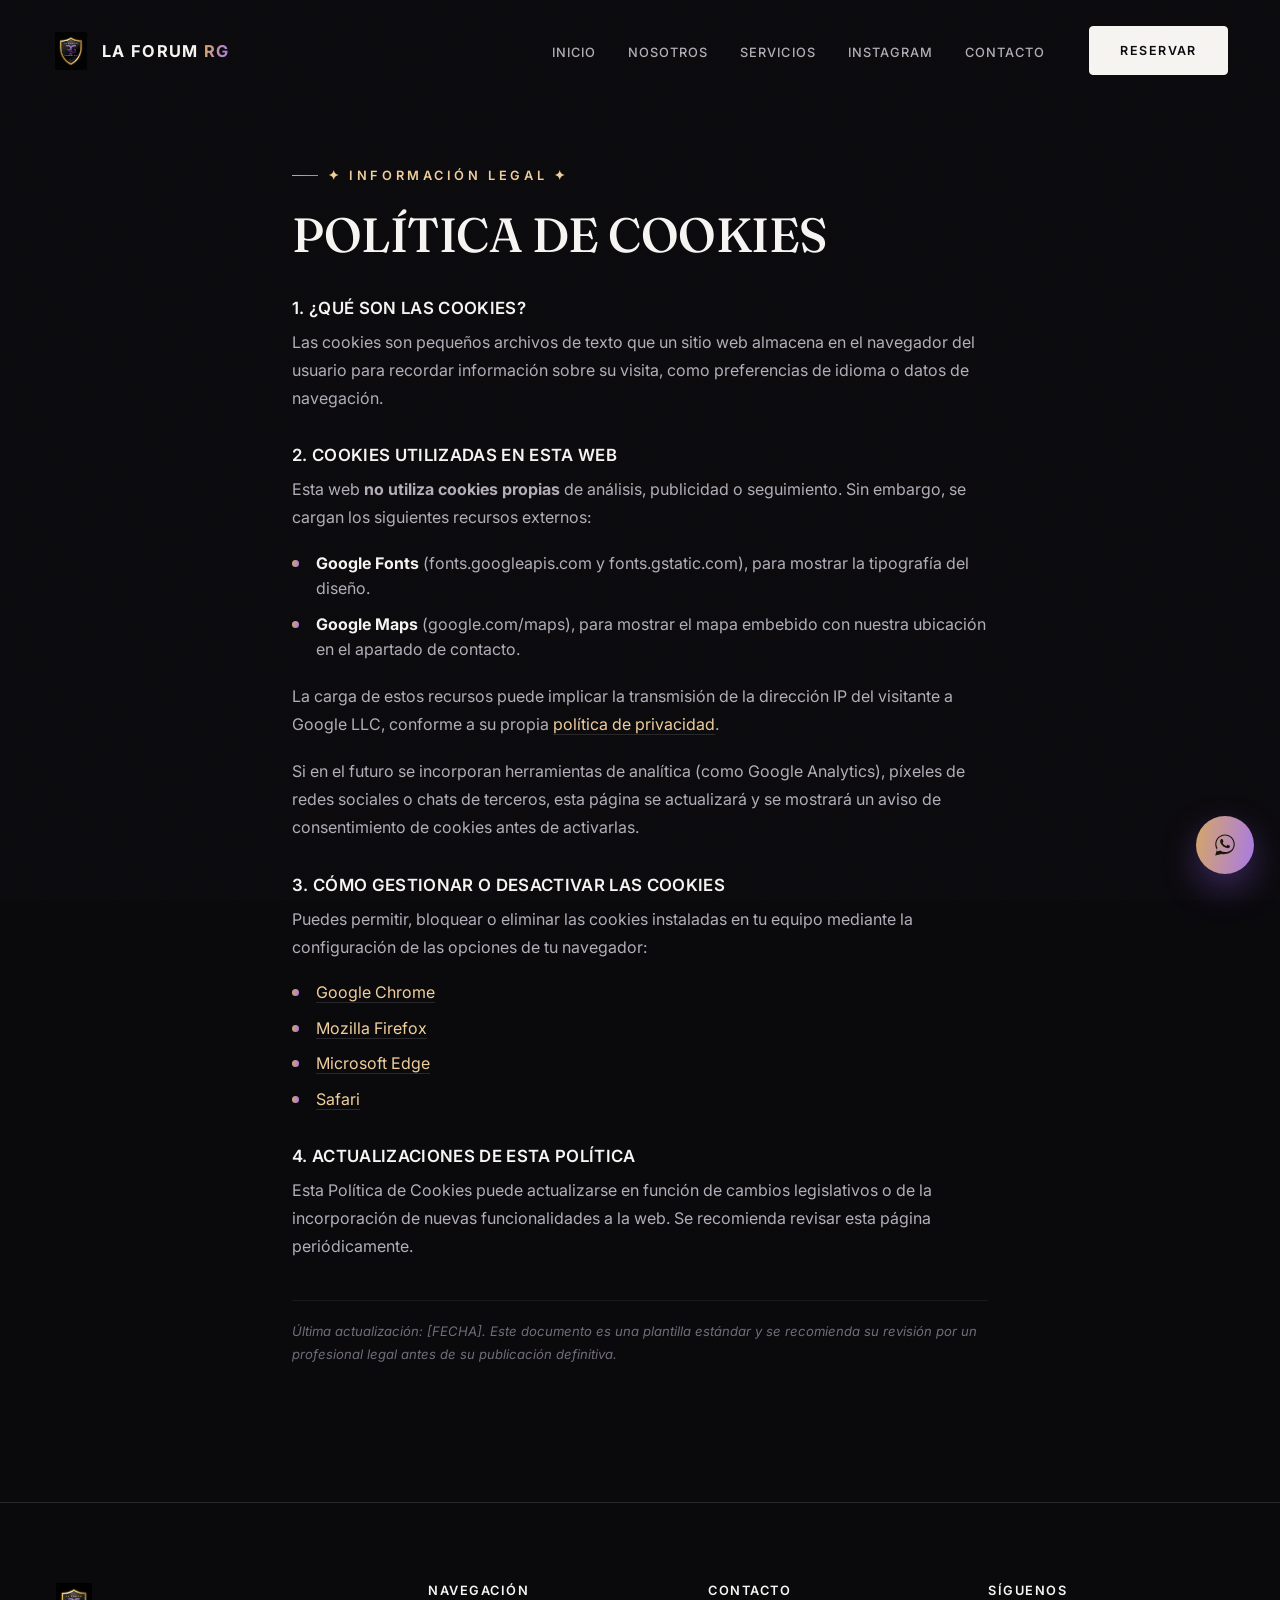
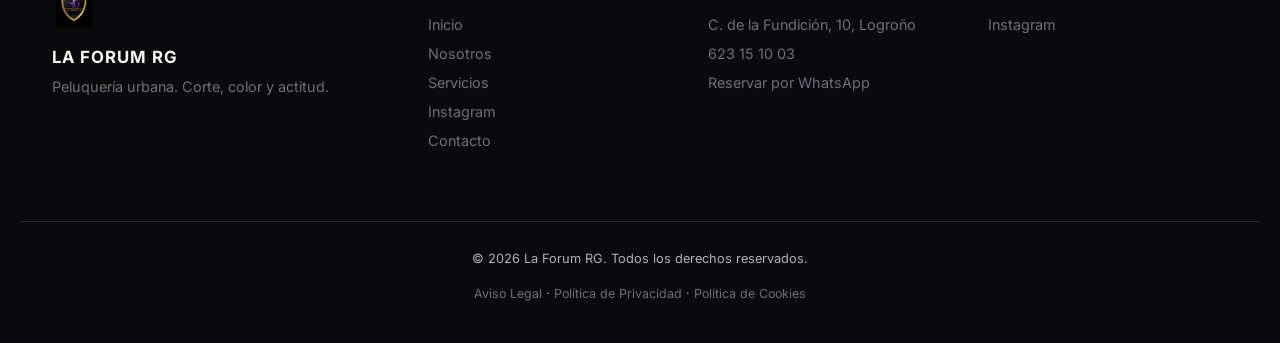
<file: La Forum RG/cookies.html>
<!DOCTYPE html>
<html lang="es">
<head>
<meta charset="UTF-8">
<meta name="viewport" content="width=device-width, initial-scale=1.0">
<title>Política de Cookies | La Forum RG</title>
<meta name="description" content="Política de cookies de La Forum RG, peluquería urbana en Logroño.">
<link rel="icon" type="image/jpeg" href="assets/logo.jpg">

<link rel="preconnect" href="https://fonts.googleapis.com">
<link rel="preconnect" href="https://fonts.gstatic.com" crossorigin>
<link href="https://fonts.googleapis.com/css2?family=Fraunces:opsz,wght@9..144,400;9..144,500;9..144,600&family=Inter:wght@300;400;500;600;700&display=swap" rel="stylesheet">

<link rel="stylesheet" href="css/style.css">
</head>
<body>

<div class="grain"></div>

<!-- ===================== HEADER ===================== -->
<header class="site-header" id="siteHeader">
  <div class="container header-inner">
    <a href="index.html#inicio" class="brand">
      <img src="assets/logo.jpg" alt="La Forum RG logo" class="brand-logo">
      <span class="brand-text">La Forum <span class="accent">RG</span></span>
    </a>

    <nav class="main-nav" id="mainNav">
      <ul>
        <li><a href="index.html#inicio" class="nav-link">Inicio</a></li>
        <li><a href="index.html#nosotros" class="nav-link">Nosotros</a></li>
        <li><a href="index.html#servicios" class="nav-link">Servicios</a></li>
        <li><a href="index.html#instagram" class="nav-link">Instagram</a></li>
        <li><a href="index.html#contacto" class="nav-link">Contacto</a></li>
      </ul>
      <a href="https://wa.me/34623151003?text=Hola%2C%20quiero%20reservar%20una%20cita%20en%20La%20Forum%20RG" target="_blank" rel="noopener" class="btn btn-solid nav-cta">Reservar</a>
    </nav>

    <button class="nav-toggle" id="navToggle" aria-label="Abrir menú" aria-expanded="false">
      <span></span><span></span><span></span>
    </button>
  </div>
</header>

<main>
  <section class="legal-page">
    <div class="container legal-content">
      <span class="overline">✦ Información Legal ✦</span>
      <h1>Política de Cookies</h1>

      <h2>1. ¿Qué son las cookies?</h2>
      <p>
        Las cookies son pequeños archivos de texto que un sitio web almacena en el
        navegador del usuario para recordar información sobre su visita, como
        preferencias de idioma o datos de navegación.
      </p>

      <h2>2. Cookies utilizadas en esta web</h2>
      <p>
        Esta web <strong>no utiliza cookies propias</strong> de análisis, publicidad o
        seguimiento. Sin embargo, se cargan los siguientes recursos externos:
      </p>
      <ul class="legal-list">
        <li><strong>Google Fonts</strong> (fonts.googleapis.com y fonts.gstatic.com), para mostrar la tipografía del diseño.</li>
        <li><strong>Google Maps</strong> (google.com/maps), para mostrar el mapa embebido con nuestra ubicación en el apartado de contacto.</li>
      </ul>
      <p>
        La carga de estos recursos puede implicar la transmisión de la dirección IP del
        visitante a Google LLC, conforme a su propia
        <a href="https://policies.google.com/privacy" target="_blank" rel="noopener">política de privacidad</a>.
      </p>
      <p>
        Si en el futuro se incorporan herramientas de analítica (como Google Analytics),
        píxeles de redes sociales o chats de terceros, esta página se actualizará y se
        mostrará un aviso de consentimiento de cookies antes de activarlas.
      </p>

      <h2>3. Cómo gestionar o desactivar las cookies</h2>
      <p>
        Puedes permitir, bloquear o eliminar las cookies instaladas en tu equipo
        mediante la configuración de las opciones de tu navegador:
      </p>
      <ul class="legal-list">
        <li><a href="https://support.google.com/chrome/answer/95647" target="_blank" rel="noopener">Google Chrome</a></li>
        <li><a href="https://support.mozilla.org/es/kb/proteccion-antirrastreo-mejorada-firefox-escritorio" target="_blank" rel="noopener">Mozilla Firefox</a></li>
        <li><a href="https://support.microsoft.com/es-es/microsoft-edge" target="_blank" rel="noopener">Microsoft Edge</a></li>
        <li><a href="https://support.apple.com/es-es/guide/safari/sfri11471/mac" target="_blank" rel="noopener">Safari</a></li>
      </ul>

      <h2>4. Actualizaciones de esta política</h2>
      <p>
        Esta Política de Cookies puede actualizarse en función de cambios legislativos
        o de la incorporación de nuevas funcionalidades a la web. Se recomienda revisar
        esta página periódicamente.
      </p>

      <p class="legal-note">
        Última actualización: [FECHA]. Este documento es una plantilla estándar y se
        recomienda su revisión por un profesional legal antes de su publicación
        definitiva.
      </p>
    </div>
  </section>
</main>

<!-- ===================== FOOTER ===================== -->
<footer class="site-footer">
  <div class="container footer-inner">
    <div class="footer-brand">
      <img src="assets/logo.jpg" alt="La Forum RG" class="footer-logo">
      <p>La Forum RG</p>
      <span>Peluquería urbana. Corte, color y actitud.</span>
    </div>

    <div class="footer-links">
      <h4>Navegación</h4>
      <a href="index.html#inicio">Inicio</a>
      <a href="index.html#nosotros">Nosotros</a>
      <a href="index.html#servicios">Servicios</a>
      <a href="index.html#instagram">Instagram</a>
      <a href="index.html#contacto">Contacto</a>
    </div>

    <div class="footer-links">
      <h4>Contacto</h4>
      <a href="https://www.google.com/maps/search/?api=1&query=C.+de+la+Fundici%C3%B3n%2C+10%2C+26002+Logro%C3%B1o%2C+La+Rioja" target="_blank" rel="noopener">C. de la Fundición, 10, Logroño</a>
      <a href="https://wa.me/34623151003" target="_blank" rel="noopener">623 15 10 03</a>
      <a href="https://wa.me/34623151003?text=Hola%2C%20quiero%20reservar%20una%20cita%20en%20La%20Forum%20RG" target="_blank" rel="noopener">Reservar por WhatsApp</a>
    </div>

    <div class="footer-links">
      <h4>Síguenos</h4>
      <a href="https://www.instagram.com/laforumrg_peluqueria/" target="_blank" rel="noopener">Instagram</a>
    </div>
  </div>

  <div class="footer-bottom">
    <p>© <span id="year"></span> La Forum RG. Todos los derechos reservados.</p>
    <p class="legal-links">
      <a href="aviso-legal.html">Aviso Legal</a> ·
      <a href="privacidad.html">Política de Privacidad</a> ·
      <a href="cookies.html">Política de Cookies</a>
    </p>
  </div>
</footer>

<a href="https://wa.me/34623151003?text=Hola%2C%20quiero%20reservar%20una%20cita%20en%20La%20Forum%20RG" target="_blank" rel="noopener" class="floating-cta" aria-label="Reservar por WhatsApp">
  <svg viewBox="0 0 32 32" fill="currentColor"><path d="M16.001 3C9.373 3 4 8.373 4 15c0 2.386.703 4.61 1.912 6.474L4 29l7.727-1.877A11.94 11.94 0 0 0 16 27c6.627 0 12-5.373 12-12S22.628 3 16.001 3Zm.001 21.6c-1.98 0-3.83-.54-5.42-1.48l-.39-.23-4.59 1.11 1.13-4.47-.25-.4A9.55 9.55 0 0 1 5.4 15c0-5.85 4.75-10.6 10.6-10.6S26.6 9.15 26.6 15 22.85 24.6 16.002 24.6Zm5.53-7.9c-.3-.15-1.77-.87-2.05-.97-.27-.1-.47-.15-.67.15-.2.3-.77.97-.94 1.17-.17.2-.35.22-.65.07-.3-.15-1.26-.46-2.4-1.47-.89-.79-1.48-1.77-1.66-2.07-.17-.3-.02-.46.13-.61.14-.14.3-.35.45-.52.15-.17.2-.3.3-.5.1-.2.05-.37-.02-.52-.07-.15-.67-1.62-.92-2.22-.24-.58-.49-.5-.67-.51h-.57c-.2 0-.52.07-.79.37-.27.3-1.04 1.02-1.04 2.48 0 1.46 1.07 2.87 1.22 3.07.15.2 2.1 3.2 5.08 4.49.71.31 1.26.49 1.69.63.71.23 1.36.2 1.87.12.57-.08 1.77-.72 2.02-1.42.25-.7.25-1.3.17-1.42-.07-.13-.27-.2-.57-.35Z"/></svg>
</a>

<script src="js/script.js"></script>
</body>
</html>
</file>
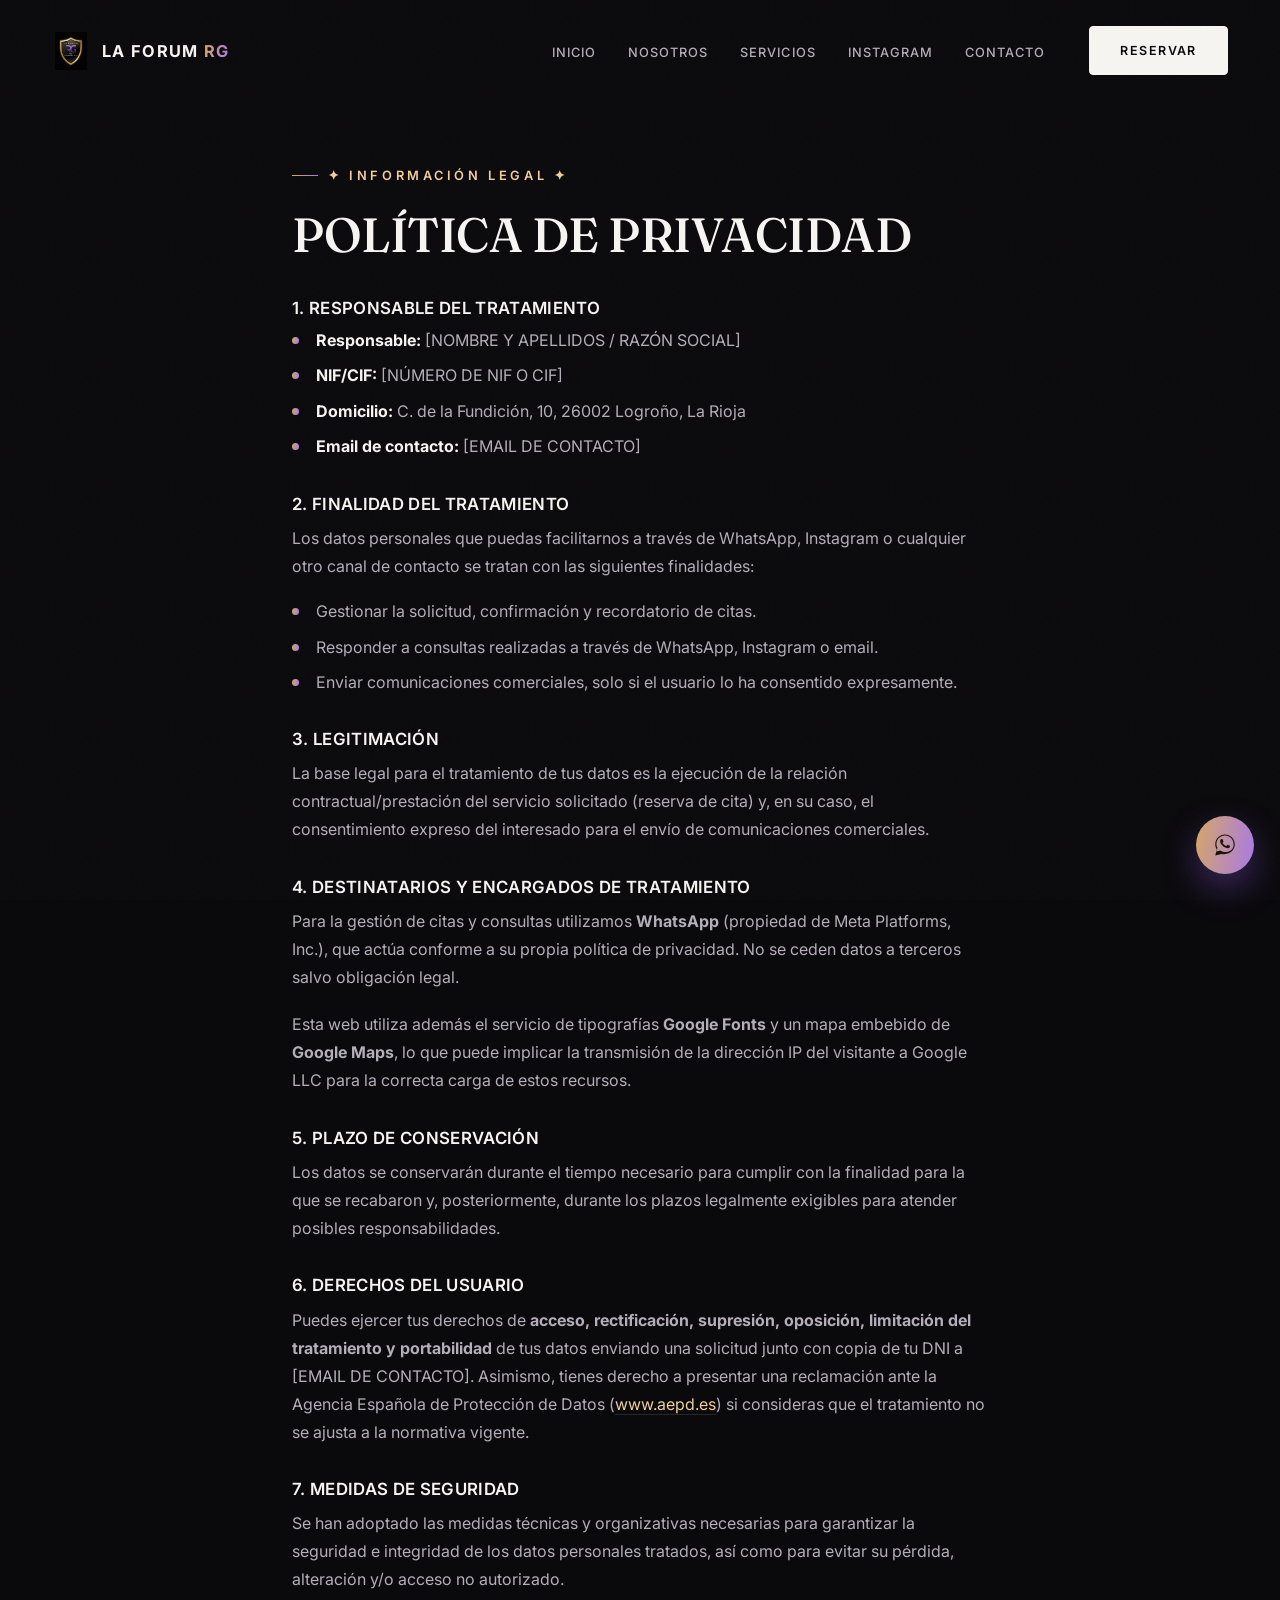
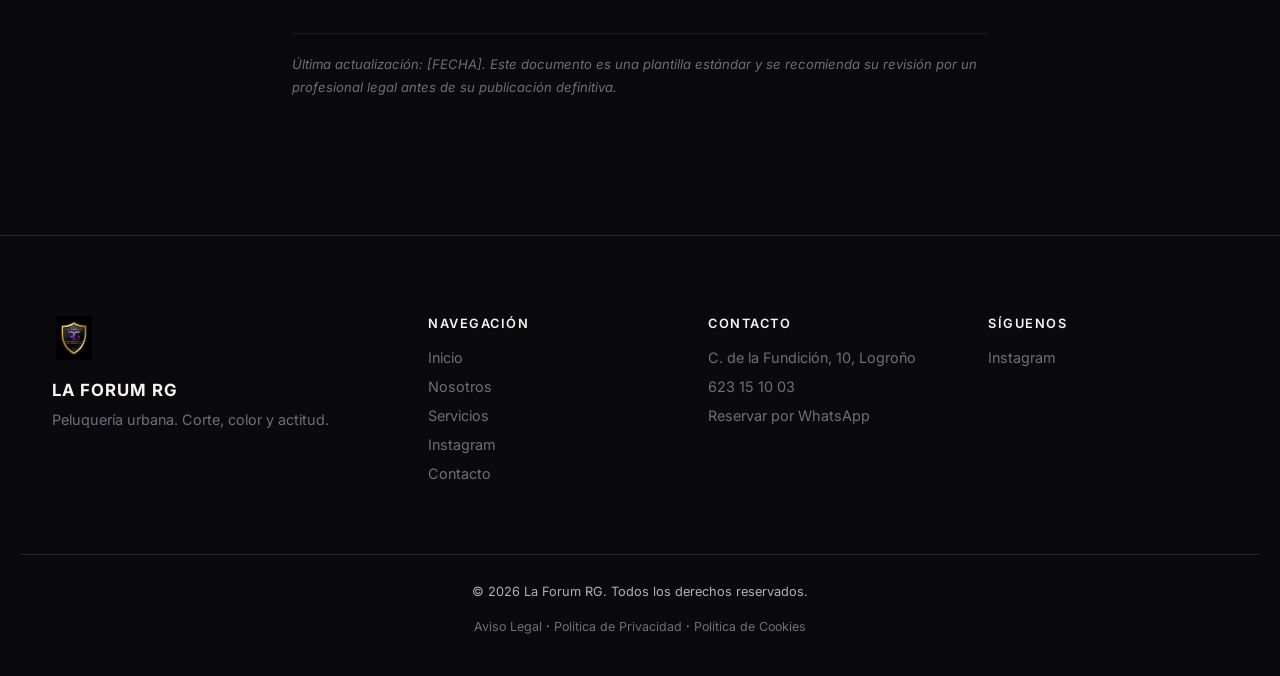
<file: La Forum RG/privacidad.html>
<!DOCTYPE html>
<html lang="es">
<head>
<meta charset="UTF-8">
<meta name="viewport" content="width=device-width, initial-scale=1.0">
<title>Política de Privacidad | La Forum RG</title>
<meta name="description" content="Política de privacidad de La Forum RG, peluquería urbana en Logroño.">
<link rel="icon" type="image/jpeg" href="assets/logo.jpg">

<link rel="preconnect" href="https://fonts.googleapis.com">
<link rel="preconnect" href="https://fonts.gstatic.com" crossorigin>
<link href="https://fonts.googleapis.com/css2?family=Fraunces:opsz,wght@9..144,400;9..144,500;9..144,600&family=Inter:wght@300;400;500;600;700&display=swap" rel="stylesheet">

<link rel="stylesheet" href="css/style.css">
</head>
<body>

<div class="grain"></div>

<!-- ===================== HEADER ===================== -->
<header class="site-header" id="siteHeader">
  <div class="container header-inner">
    <a href="index.html#inicio" class="brand">
      <img src="assets/logo.jpg" alt="La Forum RG logo" class="brand-logo">
      <span class="brand-text">La Forum <span class="accent">RG</span></span>
    </a>

    <nav class="main-nav" id="mainNav">
      <ul>
        <li><a href="index.html#inicio" class="nav-link">Inicio</a></li>
        <li><a href="index.html#nosotros" class="nav-link">Nosotros</a></li>
        <li><a href="index.html#servicios" class="nav-link">Servicios</a></li>
        <li><a href="index.html#instagram" class="nav-link">Instagram</a></li>
        <li><a href="index.html#contacto" class="nav-link">Contacto</a></li>
      </ul>
      <a href="https://wa.me/34623151003?text=Hola%2C%20quiero%20reservar%20una%20cita%20en%20La%20Forum%20RG" target="_blank" rel="noopener" class="btn btn-solid nav-cta">Reservar</a>
    </nav>

    <button class="nav-toggle" id="navToggle" aria-label="Abrir menú" aria-expanded="false">
      <span></span><span></span><span></span>
    </button>
  </div>
</header>

<main>
  <section class="legal-page">
    <div class="container legal-content">
      <span class="overline">✦ Información Legal ✦</span>
      <h1>Política de Privacidad</h1>

      <h2>1. Responsable del tratamiento</h2>
      <ul class="legal-list">
        <li><strong>Responsable:</strong> [NOMBRE Y APELLIDOS / RAZÓN SOCIAL]</li>
        <li><strong>NIF/CIF:</strong> [NÚMERO DE NIF O CIF]</li>
        <li><strong>Domicilio:</strong> C. de la Fundición, 10, 26002 Logroño, La Rioja</li>
        <li><strong>Email de contacto:</strong> [EMAIL DE CONTACTO]</li>
      </ul>

      <h2>2. Finalidad del tratamiento</h2>
      <p>
        Los datos personales que puedas facilitarnos a través de WhatsApp, Instagram o
        cualquier otro canal de contacto se tratan con las siguientes finalidades:
      </p>
      <ul class="legal-list">
        <li>Gestionar la solicitud, confirmación y recordatorio de citas.</li>
        <li>Responder a consultas realizadas a través de WhatsApp, Instagram o email.</li>
        <li>Enviar comunicaciones comerciales, solo si el usuario lo ha consentido expresamente.</li>
      </ul>

      <h2>3. Legitimación</h2>
      <p>
        La base legal para el tratamiento de tus datos es la ejecución de la relación
        contractual/prestación del servicio solicitado (reserva de cita) y, en su caso,
        el consentimiento expreso del interesado para el envío de comunicaciones
        comerciales.
      </p>

      <h2>4. Destinatarios y encargados de tratamiento</h2>
      <p>
        Para la gestión de citas y consultas utilizamos <strong>WhatsApp</strong> (propiedad
        de Meta Platforms, Inc.), que actúa conforme a su propia política de privacidad.
        No se ceden datos a terceros salvo obligación legal.
      </p>
      <p>
        Esta web utiliza además el servicio de tipografías <strong>Google Fonts</strong> y
        un mapa embebido de <strong>Google Maps</strong>, lo que puede implicar la
        transmisión de la dirección IP del visitante a Google LLC para la correcta
        carga de estos recursos.
      </p>

      <h2>5. Plazo de conservación</h2>
      <p>
        Los datos se conservarán durante el tiempo necesario para cumplir con la
        finalidad para la que se recabaron y, posteriormente, durante los plazos
        legalmente exigibles para atender posibles responsabilidades.
      </p>

      <h2>6. Derechos del usuario</h2>
      <p>
        Puedes ejercer tus derechos de <strong>acceso, rectificación, supresión,
        oposición, limitación del tratamiento y portabilidad</strong> de tus datos
        enviando una solicitud junto con copia de tu DNI a [EMAIL DE CONTACTO]. Asimismo,
        tienes derecho a presentar una reclamación ante la Agencia Española de
        Protección de Datos (<a href="https://www.aepd.es" target="_blank" rel="noopener">www.aepd.es</a>)
        si consideras que el tratamiento no se ajusta a la normativa vigente.
      </p>

      <h2>7. Medidas de seguridad</h2>
      <p>
        Se han adoptado las medidas técnicas y organizativas necesarias para garantizar
        la seguridad e integridad de los datos personales tratados, así como para
        evitar su pérdida, alteración y/o acceso no autorizado.
      </p>

      <p class="legal-note">
        Última actualización: [FECHA]. Este documento es una plantilla estándar y se
        recomienda su revisión por un profesional legal antes de su publicación
        definitiva.
      </p>
    </div>
  </section>
</main>

<!-- ===================== FOOTER ===================== -->
<footer class="site-footer">
  <div class="container footer-inner">
    <div class="footer-brand">
      <img src="assets/logo.jpg" alt="La Forum RG" class="footer-logo">
      <p>La Forum RG</p>
      <span>Peluquería urbana. Corte, color y actitud.</span>
    </div>

    <div class="footer-links">
      <h4>Navegación</h4>
      <a href="index.html#inicio">Inicio</a>
      <a href="index.html#nosotros">Nosotros</a>
      <a href="index.html#servicios">Servicios</a>
      <a href="index.html#instagram">Instagram</a>
      <a href="index.html#contacto">Contacto</a>
    </div>

    <div class="footer-links">
      <h4>Contacto</h4>
      <a href="https://www.google.com/maps/search/?api=1&query=C.+de+la+Fundici%C3%B3n%2C+10%2C+26002+Logro%C3%B1o%2C+La+Rioja" target="_blank" rel="noopener">C. de la Fundición, 10, Logroño</a>
      <a href="https://wa.me/34623151003" target="_blank" rel="noopener">623 15 10 03</a>
      <a href="https://wa.me/34623151003?text=Hola%2C%20quiero%20reservar%20una%20cita%20en%20La%20Forum%20RG" target="_blank" rel="noopener">Reservar por WhatsApp</a>
    </div>

    <div class="footer-links">
      <h4>Síguenos</h4>
      <a href="https://www.instagram.com/laforumrg_peluqueria/" target="_blank" rel="noopener">Instagram</a>
    </div>
  </div>

  <div class="footer-bottom">
    <p>© <span id="year"></span> La Forum RG. Todos los derechos reservados.</p>
    <p class="legal-links">
      <a href="aviso-legal.html">Aviso Legal</a> ·
      <a href="privacidad.html">Política de Privacidad</a> ·
      <a href="cookies.html">Política de Cookies</a>
    </p>
  </div>
</footer>

<a href="https://wa.me/34623151003?text=Hola%2C%20quiero%20reservar%20una%20cita%20en%20La%20Forum%20RG" target="_blank" rel="noopener" class="floating-cta" aria-label="Reservar por WhatsApp">
  <svg viewBox="0 0 32 32" fill="currentColor"><path d="M16.001 3C9.373 3 4 8.373 4 15c0 2.386.703 4.61 1.912 6.474L4 29l7.727-1.877A11.94 11.94 0 0 0 16 27c6.627 0 12-5.373 12-12S22.628 3 16.001 3Zm.001 21.6c-1.98 0-3.83-.54-5.42-1.48l-.39-.23-4.59 1.11 1.13-4.47-.25-.4A9.55 9.55 0 0 1 5.4 15c0-5.85 4.75-10.6 10.6-10.6S26.6 9.15 26.6 15 22.85 24.6 16.002 24.6Zm5.53-7.9c-.3-.15-1.77-.87-2.05-.97-.27-.1-.47-.15-.67.15-.2.3-.77.97-.94 1.17-.17.2-.35.22-.65.07-.3-.15-1.26-.46-2.4-1.47-.89-.79-1.48-1.77-1.66-2.07-.17-.3-.02-.46.13-.61.14-.14.3-.35.45-.52.15-.17.2-.3.3-.5.1-.2.05-.37-.02-.52-.07-.15-.67-1.62-.92-2.22-.24-.58-.49-.5-.67-.51h-.57c-.2 0-.52.07-.79.37-.27.3-1.04 1.02-1.04 2.48 0 1.46 1.07 2.87 1.22 3.07.15.2 2.1 3.2 5.08 4.49.71.31 1.26.49 1.69.63.71.23 1.36.2 1.87.12.57-.08 1.77-.72 2.02-1.42.25-.7.25-1.3.17-1.42-.07-.13-.27-.2-.57-.35Z"/></svg>
</a>

<script src="js/script.js"></script>
</body>
</html>
</file>
<file: css/style.css>
/* =============================================================
   LA FORUM RG — Peluquería Urbana — Stylesheet
   Estética: editorial, minimalista, oscura — negro + oro + morado
============================================================= */

:root{
  --black: #0a090c;
  --black-2: #111014;
  --black-3: #18161c;
  --line: rgba(255,255,255,.12);
  --line-soft: rgba(255,255,255,.07);
  --white: #f7f5f2;
  --muted: #b3aeb8;
  --muted-2: #726d7a;
  --gold: #d7a765;
  --gold-light: #f0cf9c;
  --purple: #a879e8;
  --purple-deep: #7c4fd1;
  --gradient: linear-gradient(100deg, var(--gold), var(--purple));

  --font-display: 'Fraunces', serif;
  --font-body: 'Inter', sans-serif;

  --container: 1240px;
  --radius: 4px;
  --transition: .4s cubic-bezier(.25,.8,.25,1);
}

*, *::before, *::after{ box-sizing: border-box; }

html{ scroll-behavior: smooth; }

body{
  margin: 0;
  font-family: var(--font-body);
  font-weight: 400;
  color: var(--muted);
  background: var(--black);
  -webkit-font-smoothing: antialiased;
  overflow-x: hidden;
}

h1, h2, h3, h4{
  font-family: var(--font-display);
  font-weight: 500;
  color: var(--white);
  margin: 0 0 .5em;
  letter-spacing: 0;
}

h1, h2{ text-transform: uppercase; letter-spacing: -.01em; }
h3, h4{ font-family: var(--font-body); font-weight: 600; text-transform: none; }

em{
  font-style: normal;
  font-family: var(--font-display);
  background: var(--gradient);
  -webkit-background-clip: text;
  background-clip: text;
  color: transparent;
}

p{ line-height: 1.75; color: var(--muted); margin: 0 0 1em; }

a{ color: inherit; text-decoration: none; }

img{ max-width: 100%; display: block; }

ul{ list-style: none; margin: 0; padding: 0; }

.container{
  max-width: var(--container);
  margin: 0 auto;
  padding: 0 32px;
}

/* subtle grain texture */
.grain{
  position: fixed;
  inset: 0;
  pointer-events: none;
  z-index: 9999;
  opacity: .03;
  background-image: url("data:image/svg+xml,%3Csvg xmlns='http://www.w3.org/2000/svg' width='120' height='120'%3E%3Cfilter id='n'%3E%3CfeTurbulence type='fractalNoise' baseFrequency='0.9' numOctaves='2' stitchTiles='stitch'/%3E%3C/filter%3E%3Crect width='100%25' height='100%25' filter='url(%23n)'/%3E%3C/svg%3E");
}

/* =============================================================
   PRELOADER
============================================================= */
#preloader{
  position: fixed;
  inset: 0;
  background: var(--black);
  z-index: 10000;
  display: flex;
  align-items: center;
  justify-content: center;
  transition: opacity .6s ease, visibility .6s ease;
}
#preloader.hidden{ opacity: 0; visibility: hidden; }
.preloader-logo{
  width: min(42vw, 260px);
  animation: pulse 1.6s ease-in-out infinite;
  filter: drop-shadow(0 0 30px rgba(168,121,232,.45));
}
@keyframes pulse{
  0%, 100%{ transform: scale(1); opacity: .75; }
  50%{ transform: scale(1.05); opacity: 1; }
}

/* =============================================================
   BUTTONS
============================================================= */
.btn{
  display: inline-flex;
  align-items: center;
  justify-content: center;
  gap: 8px;
  padding: 16px 30px;
  font-family: var(--font-body);
  font-size: .78rem;
  font-weight: 600;
  letter-spacing: .12em;
  text-transform: uppercase;
  border-radius: var(--radius);
  border: 1.5px solid transparent;
  transition: transform var(--transition), box-shadow var(--transition), background var(--transition), color var(--transition), border-color var(--transition);
  cursor: pointer;
  white-space: nowrap;
}
.btn-solid{
  background: var(--white);
  color: #0a090c;
  border-color: var(--white);
}
.btn-solid:hover{ background: var(--gold-light); border-color: var(--gold-light); transform: translateY(-2px); }
.btn-outline{
  background: transparent;
  color: var(--white);
  border-color: rgba(255,255,255,.32);
}
.btn-outline:hover{ border-color: var(--gold); color: var(--gold-light); transform: translateY(-2px); }
.btn-outline-accent{
  background: transparent;
  color: var(--gold-light);
  border-color: var(--gold);
}
.btn-outline-accent:hover{ background: var(--gold); color: #1a1408; transform: translateY(-2px); box-shadow: 0 14px 30px -12px rgba(215,167,101,.5); }
.btn-gold{
  background: linear-gradient(135deg, #f3d9a4, #d7a765 55%, #a97c3d);
  color: #1a1408;
  border-radius: 999px;
  border-color: transparent;
  box-shadow: 0 14px 30px -12px rgba(215,167,101,.5);
}
.btn-gold:hover{ transform: translateY(-2px); box-shadow: 0 18px 36px -12px rgba(215,167,101,.65); }

/* =============================================================
   HEADER
============================================================= */
.site-header{
  position: fixed;
  top: 0; left: 0; right: 0;
  z-index: 1000;
  background: transparent;
  border-bottom: 1px solid transparent;
  transition: background var(--transition), border-color var(--transition), padding var(--transition);
  padding: 26px 0;
}
.site-header.scrolled{
  background: rgba(10, 9, 12, 0.9);
  backdrop-filter: blur(12px);
  border-bottom: 1px solid var(--line);
  padding: 16px 0;
}
.header-inner{
  display: flex;
  align-items: center;
  justify-content: space-between;
  gap: 24px;
}
.brand{
  display: flex;
  align-items: center;
  flex-shrink: 0;
  gap: 12px;
}
.brand-logo{
  width: 168px;
  height: 168px;
  object-fit: contain;
}
.brand-text{
  font-family: var(--font-body);
  font-size: 1.02rem;
  font-weight: 700;
  white-space: nowrap;
  letter-spacing: .08em;
  text-transform: uppercase;
  background: linear-gradient(90deg, var(--gold), var(--purple));
  -webkit-background-clip: text;
  background-clip: text;
  color: transparent;
}

.main-nav{ display: flex; align-items: center; gap: 26px; }
.main-nav ul{ display: flex; gap: 17px; }
.nav-link{
  font-family: var(--font-body);
  font-size: .73rem;
  font-weight: 500;
  letter-spacing: .04em;
  text-transform: uppercase;
  white-space: nowrap;
  color: var(--muted);
  position: relative;
  padding-bottom: 4px;
  transition: color var(--transition);
}
.nav-link:hover, .nav-link.active{ color: var(--white); }

.nav-toggle{
  display: none;
  flex-direction: column;
  justify-content: center;
  gap: 5px;
  width: 34px;
  height: 34px;
  background: none;
  border: none;
  cursor: pointer;
  padding: 0;
}
.nav-toggle span{
  display: block;
  height: 1.5px;
  background: var(--white);
  transition: transform .3s ease, opacity .3s ease;
}
.nav-toggle.open span:nth-child(1){ transform: translateY(6.5px) rotate(45deg); }
.nav-toggle.open span:nth-child(2){ opacity: 0; }
.nav-toggle.open span:nth-child(3){ transform: translateY(-6.5px) rotate(-45deg); }

/* =============================================================
   HERO
============================================================= */
.hero{
  position: relative;
  min-height: max(980px, 100vh);
  display: flex;
  align-items: center;
  padding-top: 120px;
  overflow: hidden;
  background: var(--black);
}
.hero-bg{
  position: absolute;
  inset: 0;
  z-index: 0;
  background: url("../assets/neon-sign.jpg") 126% 40% / 65% auto no-repeat;
  filter: saturate(1.8) contrast(1.15) brightness(1.15);
  -webkit-mask-image:
    linear-gradient(90deg, transparent 0%, transparent 32%, black 58%),
    linear-gradient(180deg, transparent 0%, black 14%, black 52%, transparent 94%),
    linear-gradient(90deg, black 0%, black 82%, transparent 100%);
  mask-image:
    linear-gradient(90deg, transparent 0%, transparent 32%, black 58%),
    linear-gradient(180deg, transparent 0%, black 14%, black 52%, transparent 94%),
    linear-gradient(90deg, black 0%, black 82%, transparent 100%);
  -webkit-mask-composite: source-in, source-in;
  mask-composite: intersect;
}
.hero-scrim{
  position: absolute;
  inset: 0;
  z-index: 0;
  background: linear-gradient(90deg, var(--black) 0%, var(--black) 28%, rgba(10,9,12,.85) 40%, rgba(10,9,12,.5) 50%, rgba(10,9,12,.18) 60%, transparent 70%);
}
.hero-neon-mobile{ display: none; }
.hero-inner{
  position: relative;
  z-index: 1;
  max-width: 720px;
  margin: 0;
  margin-left: clamp(20px, 14vw, 260px);
}
.overline{
  display: inline-flex;
  align-items: center;
  gap: 10px;
  font-family: var(--font-body);
  font-size: .8rem;
  font-weight: 600;
  letter-spacing: .28em;
  text-transform: uppercase;
  color: var(--gold-light);
  margin-bottom: 22px;
}
.overline::before{
  content: "";
  width: 26px;
  height: 1px;
  background: var(--gradient);
  display: inline-block;
}
.hero-text h1{
  font-size: clamp(2rem, 3.6vw, 3rem);
  line-height: 1.16;
  margin-bottom: .45em;
}
.hero-lead{
  max-width: 460px;
  font-size: 1.02rem;
}
.hero-actions{
  display: flex;
  align-items: center;
  gap: 18px;
  flex-wrap: wrap;
  margin: 32px 0 40px;
}
.hero-status{
  display: inline-flex;
  align-items: center;
  gap: 10px;
  font-family: var(--font-body);
  font-size: .82rem;
  letter-spacing: .06em;
  text-transform: uppercase;
  color: var(--muted);
}
.hero-status .dot{
  width: 8px; height: 8px;
  border-radius: 50%;
  background: var(--muted-2);
  box-shadow: 0 0 0 3px rgba(255,255,255,.05);
}
.hero-status.open .dot{ background: #6fe08a; box-shadow: 0 0 0 4px rgba(111,224,138,.16); }
.hero-status.closed .dot{ background: #e0716f; box-shadow: 0 0 0 4px rgba(224,113,111,.16); }

.scroll-cue{
  position: absolute;
  bottom: 36px;
  left: 50%;
  transform: translateX(-50%);
  width: 1px;
  height: 56px;
  background: var(--line);
  z-index: 1;
}
.scroll-cue span{
  position: absolute;
  top: 0; left: -2.5px;
  width: 6px; height: 6px;
  background: var(--gold);
  border-radius: 50%;
  animation: dropDown 2.4s ease-in-out infinite;
}
@keyframes dropDown{
  0%{ top: 0; opacity: 1; }
  100%{ top: 52px; opacity: 0; }
}

/* =============================================================
   MARQUEE
============================================================= */
.marquee{
  position: relative;
  border-top: 1px solid var(--line);
  border-bottom: 1px solid var(--line);
  overflow: hidden;
  background: var(--black-2);
  padding: 20px 0;
}
.marquee::before,
.marquee::after{
  content: "";
  position: absolute;
  top: 0;
  bottom: 0;
  width: clamp(40px, 6%, 110px);
  z-index: 2;
  pointer-events: none;
}
.marquee::before{
  left: 0;
  background: linear-gradient(to right, var(--black-2), transparent);
}
.marquee::after{
  right: 0;
  background: linear-gradient(to left, var(--black-2), transparent);
}
.marquee-track{
  display: flex;
  width: max-content;
  animation: scrollLeft 34s linear infinite;
}
.marquee-track span{
  font-family: var(--font-body);
  font-size: 1rem;
  font-weight: 500;
  letter-spacing: .1em;
  text-transform: uppercase;
  color: var(--gold-light);
  white-space: nowrap;
  padding-right: 16px;
}
.marquee-track span em{
  padding: 0 16px 0 0;
  font-size: .9em;
  background: none;
  -webkit-background-clip: unset;
  background-clip: unset;
  color: var(--white);
}
@keyframes scrollLeft{
  from{ transform: translateX(0); }
  to{ transform: translateX(-50%); }
}

/* =============================================================
   SECTION HEAD (shared)
============================================================= */
.section-head{
  text-align: center;
  max-width: 640px;
  margin: 0 auto 64px;
}
.section-head h2{ font-size: clamp(2rem, 3.6vw, 2.9rem); }
.section-sub{ margin-top: 6px; }
.team .section-head{ max-width: 760px; }
.team .section-head h2{ font-size: clamp(1.7rem, 3.4vw, 2.6rem); white-space: nowrap; }
.reviews .section-head{ max-width: 820px; }
.reviews .section-head h2{ font-size: clamp(1.5rem, 3vw, 2.6rem); white-space: nowrap; }

section{ padding: 130px 0; }

/* =============================================================
   ABOUT
============================================================= */
.about-inner{
  display: grid;
  grid-template-columns: .9fr 1.1fr;
  gap: 80px;
  align-items: center;
}
.about-visual{ position: relative; padding: 22px; }
.about-frame{
  position: relative;
  width: 100%;
}
.about-frame::before,
.about-frame::after{
  content: "";
  position: absolute;
  z-index: 0;
  border: 1.5px solid rgba(168,121,232,.7);
  box-shadow: 0 0 14px rgba(168,121,232,.35);
  pointer-events: none;
}
.about-frame::before{ inset: -22px -22px 22px 22px; }
.about-frame::after{ inset: 22px 22px -22px -22px; border-color: rgba(168,121,232,.4); }
.about-frame img{
  position: relative;
  z-index: 1;
  width: 100%;
  height: auto;
  aspect-ratio: 4/5;
  object-fit: cover;
  object-position: 30% 25%;
  box-shadow: 0 40px 70px -30px rgba(0,0,0,.75);
}

.about-content h2{ font-size: clamp(.85rem, 4.4vw, 2.2rem); white-space: nowrap; }
.about-list{ margin: 28px 0; }
.about-list li{
  display: flex;
  align-items: baseline;
  gap: 18px;
  padding: 16px 0;
  border-bottom: 1px solid var(--line-soft);
  color: var(--white);
  font-size: .98rem;
}
.about-list li span{
  font-family: var(--font-display);
  color: var(--gold);
  font-size: 1.05rem;
}
.about-chips{
  display: flex;
  flex-wrap: wrap;
  gap: 10px;
  margin-top: 32px;
}
.about-chips span{
  font-family: var(--font-body);
  font-size: .78rem;
  font-weight: 500;
  letter-spacing: .06em;
  text-transform: uppercase;
  color: var(--gold-light);
  background: rgba(255,255,255,.04);
  border: 1px solid var(--line);
  border-radius: 999px;
  padding: 8px 18px;
}

/* =============================================================
   SERVICES
============================================================= */
.services{ background: var(--black-2); border-top: 1px solid var(--line); border-bottom: 1px solid var(--line); }
.services-grid{
  display: grid;
  grid-template-columns: repeat(4, 1fr);
  gap: 20px;
}
.service-card{
  background: var(--black);
  border: 1px solid var(--line-soft);
  border-radius: var(--radius);
  padding: 40px 26px;
  text-align: center;
  transition: border-color var(--transition), transform var(--transition);
  display: flex;
  flex-direction: column;
  align-items: center;
}
.service-card:hover{ border-color: var(--line); transform: translateY(-4px); }
.service-card:hover .service-icon{ color: var(--gold); }
.service-icon{
  width: 42px;
  height: 42px;
  margin: 0 auto 20px;
  color: var(--muted);
  transition: color var(--transition);
}
.service-card h3{ font-size: 1.05rem; margin-bottom: 8px; line-height: 1.25; color: var(--gold-light); }
.service-card p{ font-size: .86rem; }

.services-cta{
  margin-top: 54px;
  text-align: center;
}
.services-cta p{
  font-family: var(--font-body);
  font-size: 1.05rem;
  font-weight: 500;
  color: var(--white);
  margin-bottom: 20px;
}

/* =============================================================
   TE PRESENTAMOS (INSTALACIONES)
============================================================= */
.venue{ background: var(--black); border-top: 1px solid var(--line); border-bottom: 1px solid var(--line); }
.venue .section-head{ max-width: 760px; }
.venue .section-head h2{ font-size: clamp(1.5rem, 3vw, 2.6rem); white-space: nowrap; }
.venue-carousel{
  position: relative;
  display: flex;
  align-items: center;
  justify-content: center;
  gap: 18px;
  max-width: 820px;
  margin: 0 auto;
}
.venue-viewport{
  width: 100%;
  max-width: 620px;
  overflow: hidden;
  border-radius: 20px;
  border: 1.5px solid rgba(215,167,101,.55);
  box-shadow: 0 0 46px rgba(215,167,101,.12), 0 40px 80px -30px rgba(124,79,209,.3);
}
.venue-track{
  display: flex;
  transition: transform .55s cubic-bezier(.25,.8,.25,1);
}
.venue-slide{
  flex: 0 0 100%;
  max-width: 100%;
  margin: 0;
  aspect-ratio: 4/5;
  background: var(--black-2);
}
.venue-slide img{
  width: 100%;
  height: 100%;
  object-fit: cover;
  display: block;
}
.venue-arrow{
  flex: 0 0 auto;
  display: flex;
  align-items: center;
  justify-content: center;
  width: 44px;
  height: 44px;
  border-radius: 50%;
  border: 1px solid var(--line);
  background: transparent;
  color: var(--muted);
  cursor: pointer;
  transition: border-color var(--transition), color var(--transition), transform var(--transition);
}
.venue-arrow svg{ width: 18px; height: 18px; }
.venue-arrow:hover{ border-color: var(--gold); color: var(--gold-light); transform: translateY(-2px); }
.venue-dots{
  display: flex;
  align-items: center;
  justify-content: center;
  gap: 10px;
  margin-top: 30px;
}
.venue-dots button{
  width: 9px;
  height: 9px;
  padding: 0;
  border-radius: 50%;
  border: 1px solid rgba(255,255,255,.28);
  background: rgba(255,255,255,.12);
  cursor: pointer;
  transition: background var(--transition), border-color var(--transition), transform var(--transition);
}
.venue-dots button.active{
  background: var(--gradient);
  transform: scale(1.3);
}

/* =============================================================
   TEAM
============================================================= */
.team{ background: var(--black-2); border-top: 1px solid var(--line); border-bottom: 1px solid var(--line); }
.team-grid{
  display: grid;
  grid-template-columns: repeat(3, 1fr);
  gap: 24px;
}
.team-card{
  position: relative;
  overflow: hidden;
  border-radius: var(--radius);
  border: 1px solid var(--line);
  background: var(--black);
}
.team-card img{
  width: 100%;
  aspect-ratio: 3/4;
  object-fit: cover;
  display: block;
  transition: transform .6s ease;
}
.team-card:hover img{ transform: scale(1.06); }
.team-name{
  position: absolute;
  left: 0; right: 0; bottom: 0;
  padding: 22px 20px;
  background: linear-gradient(to top, rgba(10,9,12,.92), transparent);
  font-family: 'Mr Dafoe', cursive;
  font-weight: 400;
  letter-spacing: .01em;
  text-transform: none;
  font-size: 2rem;
}
.team-name span{
  color: var(--white);
}

/* =============================================================
   GALERÍA DE RESULTADOS
============================================================= */
.gallery{ background: var(--black); }
.gallery .section-head{ max-width: 820px; }
.gallery .section-head h2{ font-size: clamp(1.5rem, 3vw, 2.6rem); white-space: nowrap; }
.gallery-grid{
  display: grid;
  grid-template-columns: repeat(3, 1fr);
  gap: 24px;
}
.gallery-card{
  position: relative;
  overflow: hidden;
  margin: 0;
  border-radius: var(--radius);
  border: 1px solid var(--line);
  background: var(--black-2);
}
.gallery-card img{
  width: 100%;
  aspect-ratio: 3/4;
  object-fit: cover;
  display: block;
  transition: transform .6s ease;
}
.gallery-card:hover img{ transform: scale(1.06); }

/* =============================================================
   REVIEWS
============================================================= */
.reviews{ background: var(--black); border-top: 1px solid var(--line); }
.reviews-carousel{
  position: relative;
  display: flex;
  align-items: center;
  justify-content: center;
  gap: 18px;
  max-width: 760px;
  margin: 0 auto;
}
.reviews-viewport{
  width: 100%;
  max-width: 640px;
  overflow: hidden;
}
.reviews-track{
  display: flex;
  transition: transform .55s cubic-bezier(.25,.8,.25,1);
}
.review-card{
  position: relative;
  flex: 0 0 100%;
  max-width: 100%;
  border: 1.5px solid rgba(215,167,101,.55);
  border-radius: 20px;
  background: var(--black-2);
  padding: 48px 52px 40px;
  text-align: center;
  box-shadow: 0 0 46px rgba(215,167,101,.12), 0 40px 80px -30px rgba(124,79,209,.3);
}
.review-quote{
  position: absolute;
  top: 6px;
  left: 26px;
  font-family: var(--font-display);
  font-size: 4rem;
  line-height: 1;
  color: transparent;
  background: var(--gradient);
  -webkit-background-clip: text;
  background-clip: text;
  opacity: .55;
}
.review-stars{
  color: var(--gold-light);
  letter-spacing: .2em;
  font-size: 1rem;
  margin-bottom: 16px;
}
.review-text{
  font-family: var(--font-display);
  font-size: 1.15rem;
  line-height: 1.6;
  color: var(--white);
  font-style: italic;
  margin: 0 0 22px;
}
.review-author{ display: flex; flex-direction: column; gap: 2px; }
.review-name{
  font-family: var(--font-body);
  font-weight: 600;
  font-size: .92rem;
  letter-spacing: .04em;
  color: var(--gold-light);
}
.review-source{
  font-family: var(--font-body);
  font-size: .76rem;
  letter-spacing: .08em;
  text-transform: uppercase;
  color: var(--muted-2);
}
.reviews-arrow{
  flex: 0 0 auto;
  display: flex;
  align-items: center;
  justify-content: center;
  width: 44px;
  height: 44px;
  border-radius: 50%;
  border: 1px solid var(--line);
  background: transparent;
  color: var(--muted);
  cursor: pointer;
  transition: border-color var(--transition), color var(--transition), transform var(--transition);
}
.reviews-arrow svg{ width: 18px; height: 18px; }
.reviews-arrow:hover{ border-color: var(--gold); color: var(--gold-light); transform: translateY(-2px); }
.reviews-dots{
  display: flex;
  align-items: center;
  justify-content: center;
  gap: 10px;
  margin-top: 30px;
}
.reviews-dots button{
  width: 9px;
  height: 9px;
  padding: 0;
  border-radius: 50%;
  border: 1px solid rgba(255,255,255,.28);
  background: rgba(255,255,255,.12);
  cursor: pointer;
  transition: background var(--transition), border-color var(--transition), transform var(--transition);
}
.reviews-dots button.active{
  background: var(--gradient);
  transform: scale(1.3);
}
.reviews-cta{
  text-align: center;
  margin-top: 34px;
}
.reviews-link{
  font-family: var(--font-body);
  font-weight: 600;
  font-size: .82rem;
  letter-spacing: .08em;
  text-transform: uppercase;
  color: var(--gold-light);
  border-bottom: 1px solid rgba(215,167,101,.4);
  padding-bottom: 2px;
  transition: color var(--transition), border-color var(--transition);
}
.reviews-link:hover{ color: var(--white); border-color: var(--gold); }

/* =============================================================
   INSTAGRAM FEATURE
============================================================= */
.instagram{ background: var(--black); border-top: 1px solid var(--line); }
.insta-card{
  max-width: 720px;
  margin: 0 auto;
  border: 1.5px solid rgba(215,167,101,.55);
  border-radius: 24px;
  background: var(--black-2);
  padding: 44px 48px;
  display: flex;
  flex-direction: column;
  align-items: center;
  text-align: center;
  box-shadow: 0 0 46px rgba(215,167,101,.14), 0 40px 80px -30px rgba(124,79,209,.3);
}
.insta-icon-gloss{
  width: 72px;
  height: 72px;
  margin-bottom: 12px;
  filter: drop-shadow(0 6px 14px rgba(0,0,0,.45)) drop-shadow(0 0 18px rgba(215,167,101,.35));
}
.insta-card h3{
  font-family: var(--font-display);
  text-transform: uppercase;
  font-size: clamp(1.1rem, 1.9vw, 1.4rem);
  margin: 4px 0 10px;
}
.insta-card p{ max-width: 420px; margin: 0 auto 20px; }
.insta-handle{
  display: block;
  font-family: var(--font-body);
  font-weight: 600;
  color: var(--gold-light);
  letter-spacing: .04em;
  font-size: .92rem;
  margin-bottom: 2px;
}

/* =============================================================
   CONTACT
============================================================= */
.contact{ background: var(--black-2); border-top: 1px solid var(--line); }
.contact-inner{
  display: grid;
  grid-template-columns: 1fr 1fr;
  gap: 70px;
  align-items: start;
}
.contact-info h2{ font-size: clamp(2rem, 3.6vw, 2.7rem); }
.contact-list{ margin: 30px 0; }
.contact-list li{
  padding: 18px 0;
  border-bottom: 1px solid var(--line-soft);
  display: flex;
  flex-direction: column;
  gap: 3px;
}
.contact-list strong{
  font-family: var(--font-body);
  font-size: .78rem;
  font-weight: 600;
  letter-spacing: .12em;
  text-transform: uppercase;
  color: var(--gold-light);
}
.contact-list span{ color: var(--muted); font-size: .98rem; }
.contact-list span a{ color: var(--white); border-bottom: 1px solid var(--line); transition: color var(--transition), border-color var(--transition); }
.contact-list span a:hover{ color: var(--gold-light); border-color: var(--gold); }
.social-links{ display: flex; gap: 14px; flex-wrap: wrap; margin-top: 10px; }
.social-links a{
  display: inline-flex;
  align-items: center;
  gap: 10px;
  font-family: var(--font-body);
  font-size: .82rem;
  font-weight: 500;
  letter-spacing: .04em;
  text-transform: uppercase;
  color: var(--white);
  border: 1px solid rgba(255,255,255,.28);
  border-radius: var(--radius);
  padding: 12px 20px;
  transition: border-color var(--transition), color var(--transition), transform var(--transition);
}
.social-links a:hover{ border-color: var(--gold); color: var(--gold-light); transform: translateY(-2px); }
.social-icon{ width: 17px; height: 17px; }

.map-card{
  position: relative;
  border: 1px solid var(--line);
  border-radius: 16px;
  overflow: hidden;
  background: var(--black-3);
}
.map-card iframe{
  width: 100%;
  height: 380px;
  border: 0;
  display: block;
  filter: grayscale(.4) contrast(1.1) invert(.92) brightness(.9);
  pointer-events: none;
}
.map-overlay-link{
  position: absolute;
  inset: 0;
  z-index: 2;
}
.map-caption{
  position: absolute;
  right: 18px; bottom: 16px;
  z-index: 3;
  pointer-events: none;
  padding: 8px 14px;
  background: rgba(10,9,12,.75);
  border: 1px solid var(--line);
  border-radius: 8px;
  backdrop-filter: blur(4px);
}
.map-caption .map-cta{
  font-family: var(--font-body);
  font-weight: 600;
  font-size: .78rem;
  letter-spacing: .1em;
  text-transform: uppercase;
  color: var(--gold-light);
}

.map-info{
  position: absolute;
  top: 16px; left: 16px;
  z-index: 3;
  pointer-events: none;
  max-width: 240px;
  background: rgba(10,9,12,.88);
  border: 1px solid var(--line);
  border-radius: 10px;
  padding: 14px 18px;
  backdrop-filter: blur(6px);
}
.map-info strong{
  display: block;
  font-family: var(--font-body);
  font-weight: 700;
  letter-spacing: .06em;
  text-transform: uppercase;
  color: var(--white);
  font-size: .85rem;
  margin-bottom: 6px;
}
.map-info span{
  display: block;
  font-size: .76rem;
  line-height: 1.5;
  color: var(--muted);
}
.map-status{
  display: flex;
  align-items: center;
  gap: 8px;
  margin-top: 10px;
  font-size: .72rem;
  letter-spacing: .06em;
  text-transform: uppercase;
  color: var(--muted);
}
.map-status .dot{
  width: 7px; height: 7px;
  border-radius: 50%;
  background: var(--muted-2);
  flex-shrink: 0;
}
.map-status.open .dot{ background: #6fe08a; box-shadow: 0 0 0 3px rgba(111,224,138,.16); }
.map-status.closed .dot{ background: #e0716f; box-shadow: 0 0 0 3px rgba(224,113,111,.16); }

.map-pin{
  position: absolute;
  top: 50%; left: 50%;
  transform: translate(-50%, -68%);
  z-index: 3;
  pointer-events: none;
  display: flex;
  flex-direction: column;
  align-items: center;
  gap: 8px;
}
.map-pin svg{
  width: 26px;
  height: 26px;
  filter: drop-shadow(0 4px 10px rgba(0,0,0,.5));
}
.map-pin .pin-label{
  background: rgba(10,9,12,.85);
  border: 1px solid rgba(215,167,101,.4);
  padding: 5px 12px;
  border-radius: 6px;
  font-family: var(--font-body);
  font-weight: 600;
  font-size: .7rem;
  letter-spacing: .06em;
  text-transform: uppercase;
  color: var(--gold-light);
  white-space: nowrap;
}

/* =============================================================
   FOOTER
============================================================= */
.site-footer{
  background: var(--black);
  color: var(--muted-2);
  padding: 80px 0 0;
  border-top: 1px solid var(--line);
}
.footer-inner{
  display: grid;
  grid-template-columns: 1.4fr 1fr 1fr 1fr;
  gap: 40px;
  padding-bottom: 60px;
  border-bottom: 1px solid var(--line);
}
.footer-logo{
  width: 142px;
  height: 142px;
  object-fit: contain;
  margin-bottom: 16px;
}
.footer-brand p{
  font-family: var(--font-body);
  color: var(--white);
  font-size: 1.05rem;
  font-weight: 700;
  letter-spacing: .06em;
  text-transform: uppercase;
  margin-bottom: 4px;
}
.footer-brand span{ font-size: .9rem; }
.footer-links h4{
  color: var(--white);
  font-size: .8rem;
  font-weight: 600;
  letter-spacing: .12em;
  text-transform: uppercase;
  margin-bottom: 18px;
  font-family: var(--font-body);
}
.footer-links a, .footer-links p{
  display: block;
  margin-bottom: 12px;
  font-size: .9rem;
  color: var(--muted-2);
}
.footer-links a:hover{ color: var(--gold-light); }
.footer-bottom{
  text-align: center;
  padding: 26px 0;
  font-size: .8rem;
}
.legal-links{
  margin-top: 8px;
  font-size: .78rem;
}
.legal-links a{ color: var(--muted-2); }
.legal-links a:hover{ color: var(--gold-light); }

/* =============================================================
   LEGAL PAGES
============================================================= */
.legal-page{
  padding: 160px 0 120px;
}
.legal-content{
  max-width: 760px;
}
.legal-content h1{
  font-size: clamp(2.2rem, 4vw, 3rem);
  margin-bottom: .3em;
}
.legal-content h2{
  font-size: 1.05rem;
  font-family: var(--font-body);
  font-weight: 600;
  letter-spacing: .02em;
  color: var(--white);
  margin: 2em 0 .6em;
}
.legal-content p{ margin-bottom: 1.2em; }
.legal-content a{ color: var(--gold-light); border-bottom: 1px solid var(--line); }
.legal-content a:hover{ color: var(--gold); }
.legal-list{
  margin: 0 0 1.2em;
  padding-left: 0;
}
.legal-list li{
  position: relative;
  padding-left: 24px;
  margin-bottom: 10px;
  color: var(--muted);
  line-height: 1.6;
}
.legal-list li strong{ color: var(--white); }
.legal-list li::before{
  content: "";
  position: absolute;
  left: 0;
  top: 9px;
  width: 7px;
  height: 7px;
  border-radius: 50%;
  background: var(--gradient);
}
.legal-note{
  margin-top: 3em;
  padding-top: 1.5em;
  border-top: 1px solid var(--line-soft);
  font-size: .82rem;
  font-style: italic;
  color: var(--muted-2);
}

/* =============================================================
   FLOATING WHATSAPP BUTTON
============================================================= */
.floating-cta{
  position: fixed;
  bottom: 26px;
  right: 26px;
  width: 58px;
  height: 58px;
  border-radius: 50%;
  background: var(--gradient);
  color: #1a1408;
  display: flex;
  align-items: center;
  justify-content: center;
  box-shadow: 0 14px 34px rgba(124,79,209,.4);
  z-index: 900;
}
.floating-cta svg{ width: 26px; height: 26px; }

/* =============================================================
   REVEAL ANIMATION
============================================================= */
[data-reveal]{
  opacity: 0;
  transform: translateY(28px);
  transition: opacity .8s ease, transform .8s ease;
}
[data-reveal].in-view{
  opacity: 1;
  transform: translateY(0);
}

/* =============================================================
   RESPONSIVE
============================================================= */
@media (max-width: 1360px){
  .main-nav{
    position: fixed;
    top: 0; right: -100%;
    width: min(320px, 82vw);
    height: 100vh;
    background: var(--black-2);
    border-left: 1px solid var(--line);
    flex-direction: column;
    justify-content: center;
    align-items: flex-start;
    padding: 40px;
    gap: 40px;
    transition: right var(--transition);
    box-shadow: -10px 0 40px rgba(0,0,0,.4);
  }
  .main-nav.open{ right: 0; }
  .main-nav ul{ flex-direction: column; gap: 24px; }
  .nav-toggle{ display: flex; }
}

@media (max-width: 980px){
  .hero-inner{ margin-left: 0; }
  .about-inner, .contact-inner{
    grid-template-columns: 1fr;
  }
  .about-visual{ margin-bottom: 10px; max-width: 380px; }
  .services-grid{ grid-template-columns: repeat(2, 1fr); }
  .team-grid{ grid-template-columns: repeat(2, 1fr); }
  .gallery-grid{ grid-template-columns: repeat(2, 1fr); }
  .footer-inner{ grid-template-columns: 1fr 1fr; }
  .insta-card{ padding: 48px 32px; text-align: center; flex-direction: column; }
  .floating-cta{ display: flex; }
}

@media (max-width: 760px){
  .brand-logo{ width: 84px; height: 84px; }
  .brand-text{ font-size: .82rem; }
  .hero{
    display: block;
    min-height: auto;
    padding-top: 150px;
    padding-bottom: 0;
  }
  .hero-bg{ display: none; }
  .hero-scrim{ display: none; }
  .hero-neon-mobile{
    display: block;
    width: 100%;
    height: min(58vw, 270px);
    margin: 20px 0 28px;
    background: url("../assets/neon-sign.jpg") 62% 42% / cover no-repeat;
    filter: saturate(1.8) contrast(1.15) brightness(1.15);
    -webkit-mask-image:
      linear-gradient(90deg, transparent 0%, black 14%, black 86%, transparent 100%),
      linear-gradient(180deg, transparent 0%, black 18%, black 82%, transparent 100%);
    mask-image:
      linear-gradient(90deg, transparent 0%, black 14%, black 86%, transparent 100%),
      linear-gradient(180deg, transparent 0%, black 18%, black 82%, transparent 100%);
    -webkit-mask-composite: source-in;
    mask-composite: intersect;
  }
  .hero-text h1{ font-size: clamp(1.6rem, 7.4vw, 2.3rem); }
  .hero-lead{ font-size: .95rem; }
  .hero-actions{ margin: 26px 0 30px; }
  .hero-status{ margin-bottom: 40px; }
  .scroll-cue{ display: none; }
  .team .section-head h2{ white-space: normal; }
  .reviews .section-head h2{ white-space: normal; }
  .gallery .section-head h2{ white-space: normal; }
  .venue .section-head h2{ white-space: normal; }
  .team-name{ padding: 16px 16px; font-size: 1.3rem; line-height: 1.15; }
  .reviews-carousel{ gap: 8px; }
  .review-card{ padding: 40px 24px 30px; }
  .review-quote{ font-size: 3rem; left: 16px; }
  .review-text{ font-size: 1.02rem; }
  .reviews-arrow{ width: 36px; height: 36px; }
  .reviews-arrow svg{ width: 15px; height: 15px; }
  .venue-carousel{ gap: 8px; }
  .venue-arrow{ width: 36px; height: 36px; }
  .venue-arrow svg{ width: 15px; height: 15px; }
}

@media (max-width: 620px){
  section{ padding: 90px 0; }
  .services-grid{ grid-template-columns: repeat(2, 1fr); }
  .service-card{ padding: 30px 16px; }
  .hero-actions{ flex-wrap: wrap; gap: 16px; }
  .map-card iframe{ height: 300px; }
}
</file>
<file: La Forum RG/css/style.css>
/* =============================================================
   LA FORUM RG — Peluquería Urbana — Stylesheet
   Estética: editorial, minimalista, oscura — negro + oro + morado
============================================================= */

:root{
  --black: #0a090c;
  --black-2: #111014;
  --black-3: #18161c;
  --line: rgba(255,255,255,.12);
  --line-soft: rgba(255,255,255,.07);
  --white: #f7f5f2;
  --muted: #b3aeb8;
  --muted-2: #726d7a;
  --gold: #d7a765;
  --gold-light: #f0cf9c;
  --purple: #a879e8;
  --purple-deep: #7c4fd1;
  --gradient: linear-gradient(100deg, var(--gold), var(--purple));

  --font-display: 'Fraunces', serif;
  --font-body: 'Inter', sans-serif;

  --container: 1240px;
  --radius: 4px;
  --transition: .4s cubic-bezier(.25,.8,.25,1);
}

*, *::before, *::after{ box-sizing: border-box; }

html{ scroll-behavior: smooth; }

body{
  margin: 0;
  font-family: var(--font-body);
  font-weight: 400;
  color: var(--muted);
  background: var(--black);
  -webkit-font-smoothing: antialiased;
  overflow-x: hidden;
}

h1, h2, h3, h4{
  font-family: var(--font-display);
  font-weight: 500;
  color: var(--white);
  margin: 0 0 .5em;
  letter-spacing: 0;
}

h1, h2{ text-transform: uppercase; letter-spacing: -.01em; }
h3, h4{ font-family: var(--font-body); font-weight: 600; text-transform: none; }

em{
  font-style: normal;
  font-family: var(--font-display);
  background: var(--gradient);
  -webkit-background-clip: text;
  background-clip: text;
  color: transparent;
}

p{ line-height: 1.75; color: var(--muted); margin: 0 0 1em; }

a{ color: inherit; text-decoration: none; }

img{ max-width: 100%; display: block; }

ul{ list-style: none; margin: 0; padding: 0; }

.container{
  max-width: var(--container);
  margin: 0 auto;
  padding: 0 32px;
}

/* subtle grain texture */
.grain{
  position: fixed;
  inset: 0;
  pointer-events: none;
  z-index: 9999;
  opacity: .03;
  background-image: url("data:image/svg+xml,%3Csvg xmlns='http://www.w3.org/2000/svg' width='120' height='120'%3E%3Cfilter id='n'%3E%3CfeTurbulence type='fractalNoise' baseFrequency='0.9' numOctaves='2' stitchTiles='stitch'/%3E%3C/filter%3E%3Crect width='100%25' height='100%25' filter='url(%23n)'/%3E%3C/svg%3E");
}

/* =============================================================
   PRELOADER
============================================================= */
#preloader{
  position: fixed;
  inset: 0;
  background: var(--black);
  z-index: 10000;
  display: flex;
  align-items: center;
  justify-content: center;
  transition: opacity .6s ease, visibility .6s ease;
}
#preloader.hidden{ opacity: 0; visibility: hidden; }
.preloader-logo{
  width: min(34vw, 180px);
  animation: pulse 1.6s ease-in-out infinite;
  filter: drop-shadow(0 0 24px rgba(168,121,232,.4));
}
@keyframes pulse{
  0%, 100%{ transform: scale(1); opacity: .75; }
  50%{ transform: scale(1.05); opacity: 1; }
}

/* =============================================================
   BUTTONS
============================================================= */
.btn{
  display: inline-flex;
  align-items: center;
  justify-content: center;
  gap: 8px;
  padding: 16px 30px;
  font-family: var(--font-body);
  font-size: .78rem;
  font-weight: 600;
  letter-spacing: .12em;
  text-transform: uppercase;
  border-radius: var(--radius);
  border: 1.5px solid transparent;
  transition: transform var(--transition), box-shadow var(--transition), background var(--transition), color var(--transition), border-color var(--transition);
  cursor: pointer;
  white-space: nowrap;
}
.btn-solid{
  background: var(--white);
  color: #0a090c;
  border-color: var(--white);
}
.btn-solid:hover{ background: var(--gold-light); border-color: var(--gold-light); transform: translateY(-2px); }
.btn-outline{
  background: transparent;
  color: var(--white);
  border-color: rgba(255,255,255,.32);
}
.btn-outline:hover{ border-color: var(--gold); color: var(--gold-light); transform: translateY(-2px); }
.btn-outline-accent{
  background: transparent;
  color: var(--gold-light);
  border-color: var(--gold);
}
.btn-outline-accent:hover{ background: var(--gold); color: #1a1408; transform: translateY(-2px); box-shadow: 0 14px 30px -12px rgba(215,167,101,.5); }

/* =============================================================
   HEADER
============================================================= */
.site-header{
  position: fixed;
  top: 0; left: 0; right: 0;
  z-index: 1000;
  background: transparent;
  border-bottom: 1px solid transparent;
  transition: background var(--transition), border-color var(--transition), padding var(--transition);
  padding: 26px 0;
}
.site-header.scrolled{
  background: rgba(10, 9, 12, 0.9);
  backdrop-filter: blur(12px);
  border-bottom: 1px solid var(--line);
  padding: 16px 0;
}
.header-inner{
  display: flex;
  align-items: center;
  justify-content: space-between;
  gap: 24px;
}
.brand{
  display: flex;
  align-items: center;
  gap: 12px;
}
.brand-logo{
  width: 38px;
  height: 38px;
  object-fit: contain;
}
.brand-text{
  font-family: var(--font-body);
  font-size: 1.02rem;
  font-weight: 700;
  letter-spacing: .08em;
  text-transform: uppercase;
  color: var(--white);
}
.brand-text .accent{
  background: var(--gradient);
  -webkit-background-clip: text;
  background-clip: text;
  color: transparent;
}

.main-nav{ display: flex; align-items: center; gap: 44px; }
.main-nav ul{ display: flex; gap: 32px; }
.nav-link{
  font-family: var(--font-body);
  font-size: .8rem;
  font-weight: 500;
  letter-spacing: .08em;
  text-transform: uppercase;
  color: var(--muted);
  position: relative;
  padding-bottom: 4px;
  transition: color var(--transition);
}
.nav-link:hover, .nav-link.active{ color: var(--white); }

.nav-toggle{
  display: none;
  flex-direction: column;
  justify-content: center;
  gap: 5px;
  width: 34px;
  height: 34px;
  background: none;
  border: none;
  cursor: pointer;
  padding: 0;
}
.nav-toggle span{
  display: block;
  height: 1.5px;
  background: var(--white);
  transition: transform .3s ease, opacity .3s ease;
}
.nav-toggle.open span:nth-child(1){ transform: translateY(6.5px) rotate(45deg); }
.nav-toggle.open span:nth-child(2){ opacity: 0; }
.nav-toggle.open span:nth-child(3){ transform: translateY(-6.5px) rotate(-45deg); }

/* =============================================================
   HERO
============================================================= */
.hero{
  position: relative;
  min-height: 100vh;
  display: flex;
  align-items: center;
  padding-top: 120px;
  overflow: hidden;
  background: var(--black);
}
.hero-bg{
  position: absolute;
  inset: 0;
  z-index: 0;
  background: url("../assets/neon-sign.jpg") center 38% / cover no-repeat;
  filter: brightness(.8) saturate(2.3) contrast(1.1);
  -webkit-mask-image: radial-gradient(ellipse 88% 82% at 50% 42%, black 30%, transparent 92%);
  mask-image: radial-gradient(ellipse 88% 82% at 50% 42%, black 30%, transparent 92%);
}
.hero-scrim{
  position: absolute;
  inset: 0;
  z-index: 0;
  background:
    radial-gradient(ellipse 900px 600px at 12% 15%, rgba(124,79,209,.16), transparent 60%),
    radial-gradient(ellipse 700px 500px at 90% 85%, rgba(215,167,101,.1), transparent 55%),
    linear-gradient(100deg, var(--black) 0%, rgba(10,9,12,.86) 26%, rgba(10,9,12,.5) 46%, rgba(10,9,12,.2) 64%, rgba(10,9,12,.05) 80%, transparent 96%);
}
.hero-inner{
  position: relative;
  z-index: 1;
  max-width: 640px;
}
.overline{
  display: inline-flex;
  align-items: center;
  gap: 10px;
  font-family: var(--font-body);
  font-size: .8rem;
  font-weight: 600;
  letter-spacing: .28em;
  text-transform: uppercase;
  color: var(--gold-light);
  margin-bottom: 22px;
}
.overline::before{
  content: "";
  width: 26px;
  height: 1px;
  background: var(--gradient);
  display: inline-block;
}
.hero-text h1{
  font-size: clamp(2.9rem, 5.6vw, 4.8rem);
  line-height: 1;
  margin-bottom: .4em;
}
.hero-lead{
  max-width: 460px;
  font-size: 1.02rem;
}
.hero-actions{
  display: flex;
  align-items: center;
  gap: 18px;
  flex-wrap: wrap;
  margin: 32px 0 40px;
}
.hero-status{
  display: inline-flex;
  align-items: center;
  gap: 10px;
  font-family: var(--font-body);
  font-size: .82rem;
  letter-spacing: .06em;
  text-transform: uppercase;
  color: var(--muted);
}
.hero-status .dot{
  width: 8px; height: 8px;
  border-radius: 50%;
  background: var(--muted-2);
  box-shadow: 0 0 0 3px rgba(255,255,255,.05);
}
.hero-status.open .dot{ background: #6fe08a; box-shadow: 0 0 0 4px rgba(111,224,138,.16); }
.hero-status.closed .dot{ background: #e0716f; box-shadow: 0 0 0 4px rgba(224,113,111,.16); }

.scroll-cue{
  position: absolute;
  bottom: 36px;
  left: 50%;
  transform: translateX(-50%);
  width: 1px;
  height: 56px;
  background: var(--line);
  z-index: 1;
}
.scroll-cue span{
  position: absolute;
  top: 0; left: -2.5px;
  width: 6px; height: 6px;
  background: var(--gold);
  border-radius: 50%;
  animation: dropDown 2.4s ease-in-out infinite;
}
@keyframes dropDown{
  0%{ top: 0; opacity: 1; }
  100%{ top: 52px; opacity: 0; }
}

/* =============================================================
   MARQUEE
============================================================= */
.marquee{
  position: relative;
  border-top: 1px solid var(--line);
  border-bottom: 1px solid var(--line);
  overflow: hidden;
  background: var(--black-2);
  padding: 20px 0;
}
.marquee::before,
.marquee::after{
  content: "";
  position: absolute;
  top: 0;
  bottom: 0;
  width: clamp(48px, 10%, 180px);
  z-index: 2;
  pointer-events: none;
}
.marquee::before{
  left: 0;
  background: linear-gradient(to right, var(--black-2) 30%, transparent);
}
.marquee::after{
  right: 0;
  background: linear-gradient(to left, var(--black-2) 30%, transparent);
}
.marquee-track{
  display: flex;
  width: max-content;
  animation: scrollLeft 34s linear infinite;
}
.marquee-track span{
  font-family: var(--font-body);
  font-size: 1rem;
  font-weight: 500;
  letter-spacing: .1em;
  text-transform: uppercase;
  color: var(--white);
  white-space: nowrap;
  padding-right: 16px;
}
.marquee-track span em{ padding: 0 16px 0 0; font-size: .9em; }
@keyframes scrollLeft{
  from{ transform: translateX(0); }
  to{ transform: translateX(-50%); }
}

/* =============================================================
   SECTION HEAD (shared)
============================================================= */
.section-head{
  text-align: center;
  max-width: 640px;
  margin: 0 auto 64px;
}
.section-head h2{ font-size: clamp(2rem, 3.6vw, 2.9rem); }
.section-sub{ margin-top: 6px; }

section{ padding: 130px 0; }

/* =============================================================
   ABOUT
============================================================= */
.about-inner{
  display: grid;
  grid-template-columns: .9fr 1.1fr;
  gap: 80px;
  align-items: center;
}
.about-visual{ position: relative; }
.about-photo{
  position: relative;
  width: 100%;
  aspect-ratio: 4/5;
  border-radius: var(--radius);
  overflow: hidden;
  box-shadow: 0 40px 70px -30px rgba(0,0,0,.7);
}
.about-photo img{
  width: 100%; height: 100%;
  object-fit: cover;
  object-position: 30% 55%;
  filter: grayscale(1) contrast(1.08) brightness(.9);
}
.about-photo .about-badge{
  position: absolute;
  top: -20px; left: -20px;
  width: 88px;
  height: 88px;
  border-radius: 50%;
  background: var(--black);
  border: 1px solid var(--line);
  padding: 10px;
  box-shadow: 0 14px 30px rgba(0,0,0,.5);
}
.about-photo .about-badge img{ width: 100%; height: 100%; object-fit: contain; filter: none; }

.about-content h2{ font-size: clamp(2rem, 3.6vw, 2.7rem); }
.about-list{ margin: 28px 0; }
.about-list li{
  display: flex;
  align-items: baseline;
  gap: 18px;
  padding: 16px 0;
  border-bottom: 1px solid var(--line-soft);
  color: var(--white);
  font-size: .98rem;
}
.about-list li span{
  font-family: var(--font-display);
  color: var(--gold);
  font-size: 1.05rem;
}
.about-chips{
  display: flex;
  flex-wrap: wrap;
  gap: 10px;
  margin-top: 32px;
}
.about-chips span{
  font-family: var(--font-body);
  font-size: .78rem;
  font-weight: 500;
  letter-spacing: .06em;
  text-transform: uppercase;
  color: var(--gold-light);
  border: 1px solid var(--line);
  border-radius: 999px;
  padding: 8px 18px;
}

/* =============================================================
   SERVICES
============================================================= */
.services{ background: var(--black-2); border-top: 1px solid var(--line); border-bottom: 1px solid var(--line); }
.services-grid{
  display: grid;
  grid-template-columns: repeat(4, 1fr);
  gap: 20px;
}
.service-card{
  background: var(--black);
  border: 1px solid var(--line-soft);
  border-radius: var(--radius);
  padding: 40px 26px;
  text-align: center;
  transition: border-color var(--transition), transform var(--transition);
  display: flex;
  flex-direction: column;
  align-items: center;
}
.service-card:hover{ border-color: var(--line); transform: translateY(-4px); }
.service-card:hover .service-icon{ color: var(--gold); }
.service-icon{
  width: 42px;
  height: 42px;
  margin: 0 auto 20px;
  color: var(--muted);
  transition: color var(--transition);
}
.service-card h3{ font-size: 1.05rem; margin-bottom: 8px; line-height: 1.25; color: var(--white); }
.service-card p{ font-size: .86rem; }

.services-cta{
  margin-top: 54px;
  text-align: center;
}
.services-cta p{
  font-family: var(--font-body);
  font-size: 1.05rem;
  font-weight: 500;
  color: var(--white);
  margin-bottom: 20px;
}

/* =============================================================
   INSTAGRAM FEATURE
============================================================= */
.instagram{ background: var(--black); }
.insta-card{
  max-width: 880px;
  margin: 0 auto;
  border: 1px solid var(--line);
  border-radius: var(--radius);
  background: var(--black-2);
  padding: 64px 56px;
  display: flex;
  align-items: center;
  gap: 44px;
  flex-wrap: wrap;
  justify-content: center;
  text-align: center;
}
.insta-icon{
  width: 60px;
  height: 60px;
  flex-shrink: 0;
  color: var(--gold);
}
.insta-card h3{
  font-family: var(--font-display);
  text-transform: uppercase;
  font-size: clamp(1.5rem, 2.6vw, 2rem);
  margin-bottom: 10px;
}
.insta-card p{ max-width: 440px; margin: 0 auto 22px; }
.insta-handle{
  display: block;
  font-family: var(--font-body);
  font-weight: 600;
  color: var(--gold-light);
  letter-spacing: .04em;
  margin-bottom: 6px;
  font-size: 1rem;
}

/* =============================================================
   CONTACT
============================================================= */
.contact{ background: var(--black-2); border-top: 1px solid var(--line); }
.contact-inner{
  display: grid;
  grid-template-columns: 1fr 1fr;
  gap: 70px;
  align-items: start;
}
.contact-info h2{ font-size: clamp(2rem, 3.6vw, 2.7rem); }
.contact-list{ margin: 30px 0; }
.contact-list li{
  padding: 18px 0;
  border-bottom: 1px solid var(--line-soft);
  display: flex;
  flex-direction: column;
  gap: 3px;
}
.contact-list strong{
  font-family: var(--font-body);
  font-size: .78rem;
  font-weight: 600;
  letter-spacing: .12em;
  text-transform: uppercase;
  color: var(--gold-light);
}
.contact-list span{ color: var(--muted); font-size: .98rem; }
.contact-list span a{ color: var(--white); border-bottom: 1px solid var(--line); transition: color var(--transition), border-color var(--transition); }
.contact-list span a:hover{ color: var(--gold-light); border-color: var(--gold); }
.social-links{ display: flex; gap: 14px; flex-wrap: wrap; margin-top: 10px; }
.social-links a{
  display: inline-flex;
  align-items: center;
  gap: 10px;
  font-family: var(--font-body);
  font-size: .82rem;
  font-weight: 500;
  letter-spacing: .04em;
  text-transform: uppercase;
  color: var(--white);
  border: 1px solid rgba(255,255,255,.28);
  border-radius: var(--radius);
  padding: 12px 20px;
  transition: border-color var(--transition), color var(--transition), transform var(--transition);
}
.social-links a:hover{ border-color: var(--gold); color: var(--gold-light); transform: translateY(-2px); }
.social-icon{ width: 17px; height: 17px; }

.map-card{
  position: relative;
  border: 1px solid var(--line);
  border-radius: var(--radius);
  overflow: hidden;
  background: var(--black-3);
}
.map-card iframe{
  width: 100%;
  height: 380px;
  border: 0;
  display: block;
  filter: grayscale(.4) contrast(1.1) invert(.92) brightness(.9);
  pointer-events: none;
}
.map-overlay-link{
  position: absolute;
  inset: 0;
  z-index: 2;
}
.map-caption{
  position: absolute;
  left: 0; right: 0; bottom: 0;
  z-index: 3;
  pointer-events: none;
  display: flex;
  align-items: center;
  justify-content: space-between;
  gap: 12px;
  padding: 18px 22px;
  background: linear-gradient(to top, rgba(10,9,12,.94), transparent);
}
.map-caption span{
  font-family: var(--font-body);
  color: var(--white);
  font-size: .88rem;
  letter-spacing: .02em;
}
.map-caption .map-cta{
  font-family: var(--font-body);
  font-weight: 600;
  font-size: .78rem;
  letter-spacing: .1em;
  text-transform: uppercase;
  color: var(--gold-light);
}

/* =============================================================
   FOOTER
============================================================= */
.site-footer{
  background: var(--black);
  color: var(--muted-2);
  padding: 80px 0 0;
  border-top: 1px solid var(--line);
}
.footer-inner{
  display: grid;
  grid-template-columns: 1.4fr 1fr 1fr 1fr;
  gap: 40px;
  padding-bottom: 60px;
  border-bottom: 1px solid var(--line);
}
.footer-logo{
  width: 44px;
  height: 44px;
  object-fit: contain;
  margin-bottom: 16px;
}
.footer-brand p{
  font-family: var(--font-body);
  color: var(--white);
  font-size: 1.05rem;
  font-weight: 700;
  letter-spacing: .06em;
  text-transform: uppercase;
  margin-bottom: 4px;
}
.footer-brand span{ font-size: .9rem; }
.footer-links h4{
  color: var(--white);
  font-size: .8rem;
  font-weight: 600;
  letter-spacing: .12em;
  text-transform: uppercase;
  margin-bottom: 18px;
  font-family: var(--font-body);
}
.footer-links a, .footer-links p{
  display: block;
  margin-bottom: 12px;
  font-size: .9rem;
  color: var(--muted-2);
}
.footer-links a:hover{ color: var(--gold-light); }
.footer-bottom{
  text-align: center;
  padding: 26px 0;
  font-size: .8rem;
}
.legal-links{
  margin-top: 8px;
  font-size: .78rem;
}
.legal-links a{ color: var(--muted-2); }
.legal-links a:hover{ color: var(--gold-light); }

/* =============================================================
   LEGAL PAGES
============================================================= */
.legal-page{
  padding: 160px 0 120px;
}
.legal-content{
  max-width: 760px;
}
.legal-content h1{
  font-size: clamp(2.2rem, 4vw, 3rem);
  margin-bottom: .3em;
}
.legal-content h2{
  font-size: 1.05rem;
  font-family: var(--font-body);
  font-weight: 600;
  letter-spacing: .02em;
  color: var(--white);
  margin: 2em 0 .6em;
}
.legal-content p{ margin-bottom: 1.2em; }
.legal-content a{ color: var(--gold-light); border-bottom: 1px solid var(--line); }
.legal-content a:hover{ color: var(--gold); }
.legal-list{
  margin: 0 0 1.2em;
  padding-left: 0;
}
.legal-list li{
  position: relative;
  padding-left: 24px;
  margin-bottom: 10px;
  color: var(--muted);
  line-height: 1.6;
}
.legal-list li strong{ color: var(--white); }
.legal-list li::before{
  content: "";
  position: absolute;
  left: 0;
  top: 9px;
  width: 7px;
  height: 7px;
  border-radius: 50%;
  background: var(--gradient);
}
.legal-note{
  margin-top: 3em;
  padding-top: 1.5em;
  border-top: 1px solid var(--line-soft);
  font-size: .82rem;
  font-style: italic;
  color: var(--muted-2);
}

/* =============================================================
   FLOATING WHATSAPP BUTTON
============================================================= */
.floating-cta{
  position: fixed;
  bottom: 26px;
  right: 26px;
  width: 58px;
  height: 58px;
  border-radius: 50%;
  background: var(--gradient);
  color: #1a1408;
  display: flex;
  align-items: center;
  justify-content: center;
  box-shadow: 0 14px 34px rgba(124,79,209,.4);
  z-index: 900;
}
.floating-cta svg{ width: 26px; height: 26px; }

/* =============================================================
   REVEAL ANIMATION
============================================================= */
[data-reveal]{
  opacity: 0;
  transform: translateY(28px);
  transition: opacity .8s ease, transform .8s ease;
}
[data-reveal].in-view{
  opacity: 1;
  transform: translateY(0);
}

/* =============================================================
   RESPONSIVE
============================================================= */
@media (max-width: 980px){
  .about-inner, .contact-inner{
    grid-template-columns: 1fr;
  }
  .about-visual{ margin-bottom: 10px; max-width: 380px; }
  .services-grid{ grid-template-columns: repeat(2, 1fr); }
  .footer-inner{ grid-template-columns: 1fr 1fr; }
  .insta-card{ padding: 48px 32px; text-align: center; flex-direction: column; }

  .main-nav{
    position: fixed;
    top: 0; right: -100%;
    width: min(320px, 82vw);
    height: 100vh;
    background: var(--black-2);
    border-left: 1px solid var(--line);
    flex-direction: column;
    justify-content: center;
    align-items: flex-start;
    padding: 40px;
    gap: 40px;
    transition: right var(--transition);
    box-shadow: -10px 0 40px rgba(0,0,0,.4);
  }
  .main-nav.open{ right: 0; }
  .main-nav ul{ flex-direction: column; gap: 24px; }
  .nav-toggle{ display: flex; }
  .floating-cta{ display: flex; }
}

@media (max-width: 620px){
  section{ padding: 90px 0; }
  .services-grid{ grid-template-columns: repeat(2, 1fr); }
  .service-card{ padding: 30px 16px; }
  .hero-actions{ flex-wrap: wrap; gap: 16px; }
  .map-card iframe{ height: 300px; }
}
</file>
